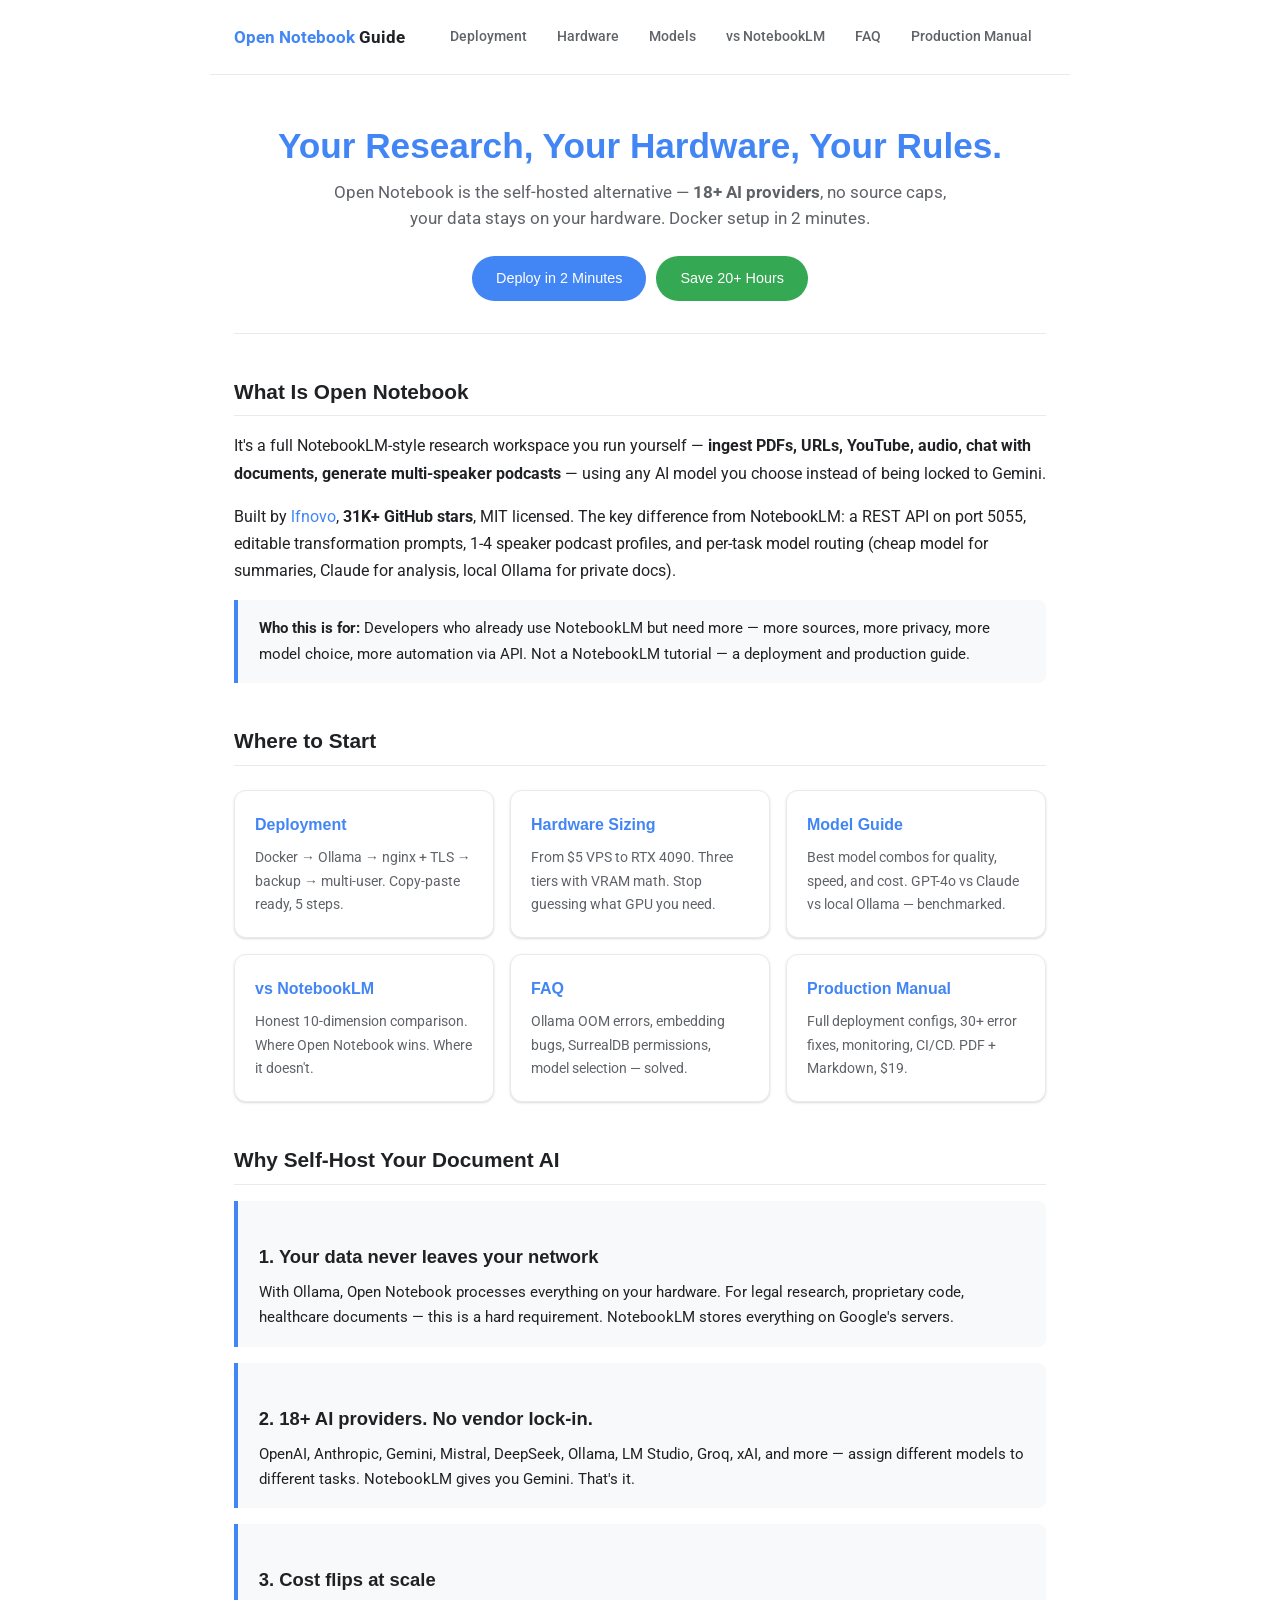
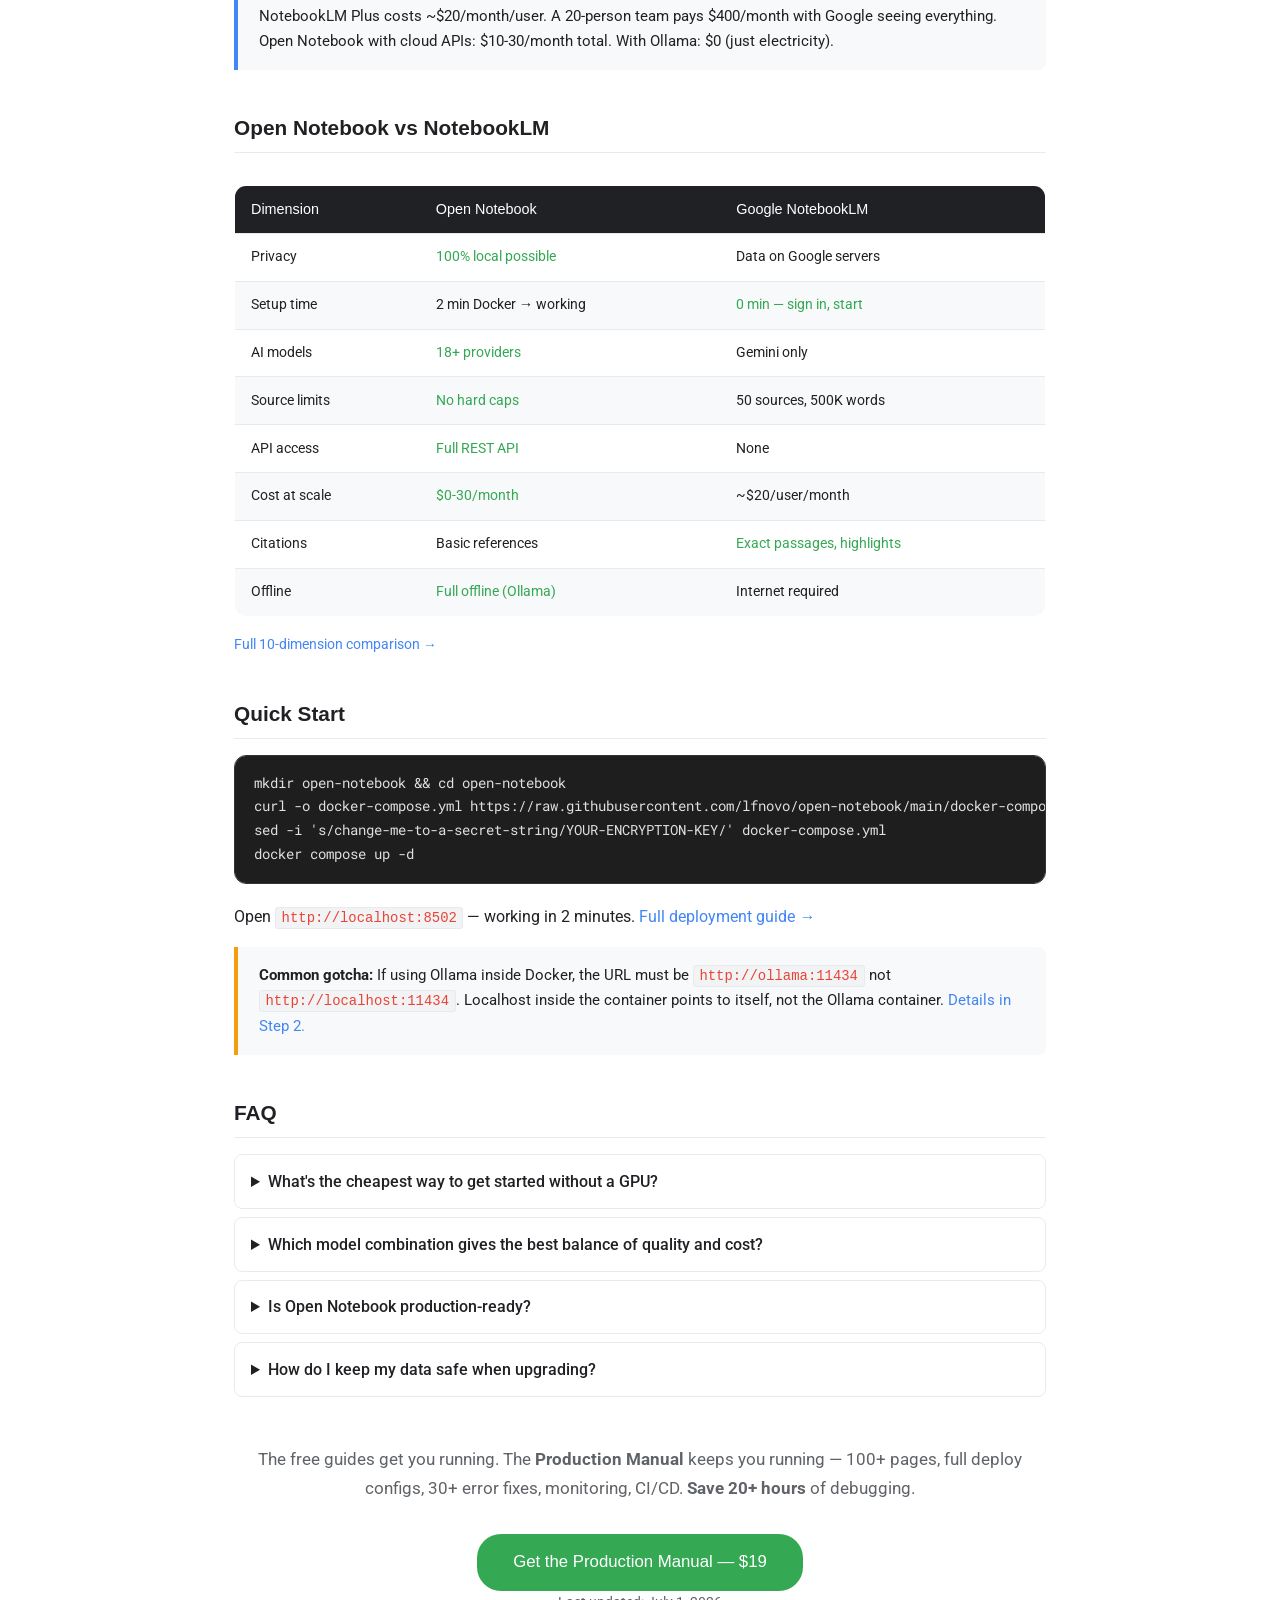
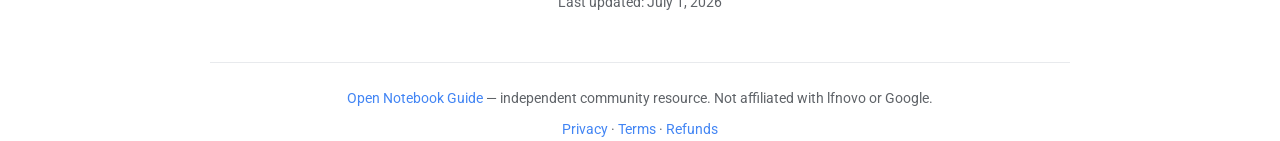
<file: index.html>
<!DOCTYPE html>
<html lang="en">
<head>
<meta charset="UTF-8">
<meta name="viewport" content="width=device-width, initial-scale=1.0">
<title>Open Notebook — Self-Hosted NotebookLM Alternative | Docker Setup</title>
<meta name="description" content="Self-host your own NotebookLM with Open Notebook. 18+ AI providers, no source caps, full privacy. Docker setup in 2 minutes. Complete hardware + deployment guide.">
<meta property="og:title" content="Open Notebook — Self-Hosted NotebookLM Alternative | Docker Setup">
<meta property="og:description" content="Self-host your own NotebookLM with Open Notebook. 18+ AI providers, no source caps, full privacy. Docker setup in 2 minutes.">
<meta property="og:type" content="website">
<meta property="og:url" content="https://localnotebook.dev/">
<meta property="og:site_name" content="Open Notebook Guide">
<meta name="twitter:card" content="summary_large_image">
<meta name="twitter:title" content="Open Notebook — Self-Hosted NotebookLM Alternative | Docker Setup">
<meta name="twitter:description" content="Self-host your own NotebookLM with Open Notebook. 18+ AI providers, full privacy, no source caps. Docker setup in 2 minutes.">
<meta property="og:image" content="https://localnotebook.dev/assets/og-image.svg">
<meta name="twitter:image" content="https://localnotebook.dev/assets/og-image.svg">
<link rel="canonical" href="https://localnotebook.dev/">
<link rel="icon" type="image/svg+xml" href="/assets/favicon.svg">
<link rel="icon" type="image/png" sizes="48x48" href="/assets/favicon-48.png">
<link rel="icon" type="image/png" sizes="96x96" href="/assets/favicon-96.png">
<link rel="icon" type="image/x-icon" href="/favicon.ico">
<link rel="apple-touch-icon" sizes="180x180" href="/assets/apple-touch-icon.png">
<link rel="preconnect" href="https://fonts.googleapis.com">
<link href="https://fonts.googleapis.com/css2?family=Google+Sans:wght@400;500;700&family=Roboto:wght@300;400;500;700&family=Roboto+Mono:wght@400;500&display=swap" rel="stylesheet" media="print" onload="this.media='all'">
<noscript><link href="https://fonts.googleapis.com/css2?family=Google+Sans:wght@400;500;700&family=Roboto:wght@300;400;500;700&family=Roboto+Mono:wght@400;500&display=swap" rel="stylesheet"></noscript>
<link rel="stylesheet" href="/css/style.css">
<script type="application/ld+json">
{
  "@context": "https://schema.org",
  "@graph": [
    {
      "@type": "Organization",
      "name": "Open Notebook Guide",
      "url": "https://localnotebook.dev",
      "description": "Independent deployment and production guide for Open Notebook — the self-hosted NotebookLM alternative.",
      "sameAs": ["https://github.com/lfnovo/open-notebook"]
    },
    {
      "@type": "WebSite",
      "url": "https://localnotebook.dev",
      "name": "Open Notebook Guide",
      "potentialAction": {
        "@type": "SearchAction",
        "target": "https://localnotebook.dev/?q={search_term_string}",
        "query-input": "required name=search_term_string"
      }
    }
  ]
}
</script>
</head>
<body>

<nav class="nav">
  <a href="/" class="nav-logo">Open Notebook <span style="color:var(--text);">Guide</span></a>
  <div class="nav-links">
    <a href="/deployment/">Deployment</a>
    <a href="/hardware/">Hardware</a>
    <a href="/models/">Models</a>
    <a href="/vs-notebooklm/">vs NotebookLM</a>
    <a href="/faq/">FAQ</a>
    <a href="/production-guide/">Production Manual</a>
  </div>
</nav>

<main>

<section class="hero">
  <h1>Your Research, Your Hardware, Your Rules.</h1>
  <p class="hero-sub">Open Notebook is the self-hosted alternative — <strong>18+ AI providers</strong>, no source caps, your data stays on your hardware. Docker setup in 2 minutes.</p>
  <div class="hero-actions">
    <a href="/deployment/" class="btn btn-primary">Deploy in 2 Minutes</a>
    <a href="/production-guide/" class="btn btn-accent">Save 20+ Hours</a>
  </div>
</section>

<section>
<h2>What Is Open Notebook</h2>
<p>It's a full NotebookLM-style research workspace you run yourself — <strong>ingest PDFs, URLs, YouTube, audio, chat with documents, generate multi-speaker podcasts</strong> — using any AI model you choose instead of being locked to Gemini.</p>
<p>Built by <a href="https://github.com/lfnovo/open-notebook">lfnovo</a>, <strong>31K+ GitHub stars</strong>, MIT licensed. The key difference from NotebookLM: a REST API on port 5055, editable transformation prompts, 1-4 speaker podcast profiles, and per-task model routing (cheap model for summaries, Claude for analysis, local Ollama for private docs).</p>

<div class="callout">
  <strong>Who this is for:</strong> Developers who already use NotebookLM but need more — more sources, more privacy, more model choice, more automation via API. Not a NotebookLM tutorial — a deployment and production guide.
</div>
</section>

<section>
<h2>Where to Start</h2>
<div class="overview-grid">
  <a href="/deployment/" class="overview-card">
    <h3>Deployment</h3>
    <p>Docker → Ollama → nginx + TLS → backup → multi-user. Copy-paste ready, 5 steps.</p>
  </a>
  <a href="/hardware/" class="overview-card">
    <h3>Hardware Sizing</h3>
    <p>From $5 VPS to RTX 4090. Three tiers with VRAM math. Stop guessing what GPU you need.</p>
  </a>
  <a href="/models/" class="overview-card">
    <h3>Model Guide</h3>
    <p>Best model combos for quality, speed, and cost. GPT-4o vs Claude vs local Ollama — benchmarked.</p>
  </a>
  <a href="/vs-notebooklm/" class="overview-card">
    <h3>vs NotebookLM</h3>
    <p>Honest 10-dimension comparison. Where Open Notebook wins. Where it doesn't.</p>
  </a>
  <a href="/faq/" class="overview-card">
    <h3>FAQ</h3>
    <p>Ollama OOM errors, embedding bugs, SurrealDB permissions, model selection — solved.</p>
  </a>
  <a href="/production-guide/" class="overview-card">
    <h3>Production Manual</h3>
    <p>Full deployment configs, 30+ error fixes, monitoring, CI/CD. PDF + Markdown, $19.</p>
  </a>
</div>
</section>

<section>
<h2>Why Self-Host Your Document AI</h2>

<div class="callout">
  <h3>1. Your data never leaves your network</h3>
  <p>With Ollama, Open Notebook processes everything on your hardware. For legal research, proprietary code, healthcare documents — this is a hard requirement. NotebookLM stores everything on Google's servers.</p>
</div>

<div class="callout">
  <h3>2. 18+ AI providers. No vendor lock-in.</h3>
  <p>OpenAI, Anthropic, Gemini, Mistral, DeepSeek, Ollama, LM Studio, Groq, xAI, and more — assign different models to different tasks. NotebookLM gives you Gemini. That's it.</p>
</div>

<div class="callout">
  <h3>3. Cost flips at scale</h3>
  <p>NotebookLM Plus costs ~$20/month/user. A 20-person team pays $400/month with Google seeing everything. Open Notebook with cloud APIs: $10-30/month total. With Ollama: $0 (just electricity).</p>
</div>
</section>

<section>
<h2>Open Notebook vs NotebookLM</h2>

<div style="overflow-x:auto;">
<table>
  <thead>
    <tr><th>Dimension</th><th>Open Notebook</th><th>Google NotebookLM</th></tr>
  </thead>
  <tbody>
    <tr><td>Privacy</td><td style="color:var(--google-green);">100% local possible</td><td>Data on Google servers</td></tr>
    <tr><td>Setup time</td><td>2 min Docker → working</td><td style="color:var(--google-green);">0 min — sign in, start</td></tr>
    <tr><td>AI models</td><td style="color:var(--google-green);">18+ providers</td><td>Gemini only</td></tr>
    <tr><td>Source limits</td><td style="color:var(--google-green);">No hard caps</td><td>50 sources, 500K words</td></tr>
    <tr><td>API access</td><td style="color:var(--google-green);">Full REST API</td><td>None</td></tr>
    <tr><td>Cost at scale</td><td style="color:var(--google-green);">$0-30/month</td><td>~$20/user/month</td></tr>
    <tr><td>Citations</td><td>Basic references</td><td style="color:var(--google-green);">Exact passages, highlights</td></tr>
    <tr><td>Offline</td><td style="color:var(--google-green);">Full offline (Ollama)</td><td>Internet required</td></tr>
  </tbody>
</table>
</div>
<p style="color:var(--text-muted);font-size:.85rem;"><a href="/vs-notebooklm/">Full 10-dimension comparison →</a></p>
</section>

<section>
<h2>Quick Start</h2>
<pre><code>mkdir open-notebook && cd open-notebook
curl -o docker-compose.yml https://raw.githubusercontent.com/lfnovo/open-notebook/main/docker-compose.yml
sed -i 's/change-me-to-a-secret-string/YOUR-ENCRYPTION-KEY/' docker-compose.yml
docker compose up -d</code></pre>
<p>Open <code>http://localhost:8502</code> — working in 2 minutes. <a href="/deployment/">Full deployment guide →</a></p>

<div class="callout warn">
  <strong>Common gotcha:</strong> If using Ollama inside Docker, the URL must be <code>http://ollama:11434</code> not <code>http://localhost:11434</code>. Localhost inside the container points to itself, not the Ollama container. <a href="/deployment/#step-2">Details in Step 2.</a>
</div>
</section>

<section>
<h2>FAQ</h2>

<details>
  <summary>What's the cheapest way to get started without a GPU?</summary>
  <div class="faq-answer"><p>Use Groq (free tier) or OpenAI API. Open Notebook needs only 4 GB RAM — a $5/month DigitalOcean droplet runs it fine with cloud APIs.</p></div>
</details>

<details>
  <summary>Which model combination gives the best balance of quality and cost?</summary>
  <div class="faq-answer"><p><strong>Chat/Analysis:</strong> GPT-4o-mini or Claude Sonnet. <strong>Embeddings:</strong> text-embedding-3-small or qwen3-embedding (free, local). <strong>TTS:</strong> ElevenLabs. <strong>Zero-cost mode:</strong> Groq free tier + Ollama embeddings. <a href="/models/">Full model guide →</a></p></div>
</details>

<details>
  <summary>Is Open Notebook production-ready?</summary>
  <div class="faq-answer"><p>Yes, with the right setup. It's running in production at multiple companies for private document research. The Docker setup, nginx reverse proxy, and backup procedures in our <a href="/production-guide/">Production Manual</a> cover what you need. The main gaps are citations (not as good as NotebookLM) and multi-user isolation (still basic — use separate instances per team for now).</p></div>
</details>

<details>
  <summary>How do I keep my data safe when upgrading?</summary>
  <div class="faq-answer"><p>Your data lives in Docker volumes — not inside containers. <code>docker compose pull && docker compose up -d</code> upgrades safely. Always take a backup before major version bumps. <a href="/deployment/#step-4">Backup script here.</a></p></div>
</details>
</section>

<section class="cta-section">
  <p style="color:var(--text-muted);font-size:1.05rem;">The free guides get you running. The <strong>Production Manual</strong> keeps you running — 100+ pages, full deploy configs, 30+ error fixes, monitoring, CI/CD. <strong>Save 20+ hours</strong> of debugging.</p>
  <a href="/production-guide/" class="btn btn-accent btn-lg" style="margin-top:1rem;">Get the Production Manual — $19</a>
</section>

<p style="color:var(--text-muted);font-size:0.85rem;text-align:center;">Last updated: July 1, 2026</p>
</main>

<footer class="footer">
  <p><a href="/">Open Notebook Guide</a> — independent community resource. Not affiliated with lfnovo or Google.</p>
  <p style="margin-top:.5rem;">
    <a href="/privacy/">Privacy</a> &middot;
    <a href="/terms/">Terms</a> &middot;
    <a href="/refunds/">Refunds</a>
  </p>
</footer>
</body>
</html>
</file>
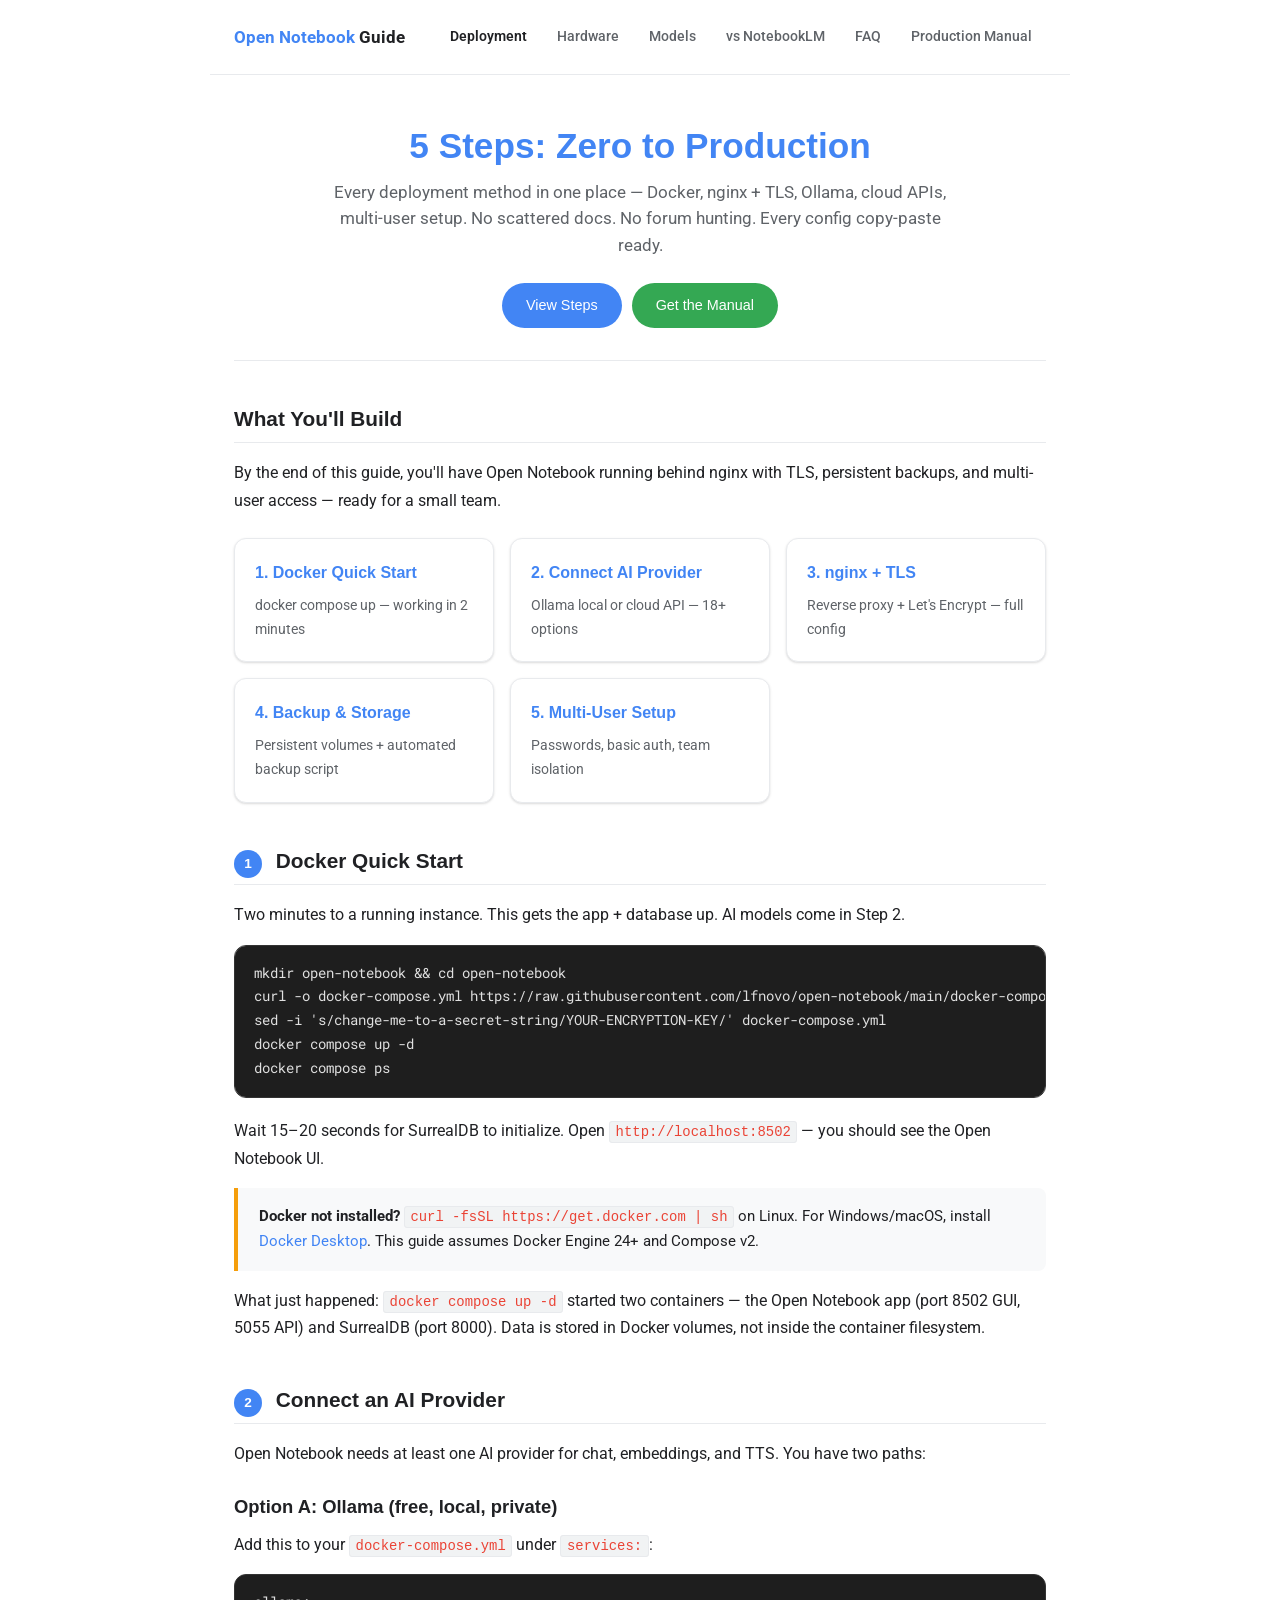
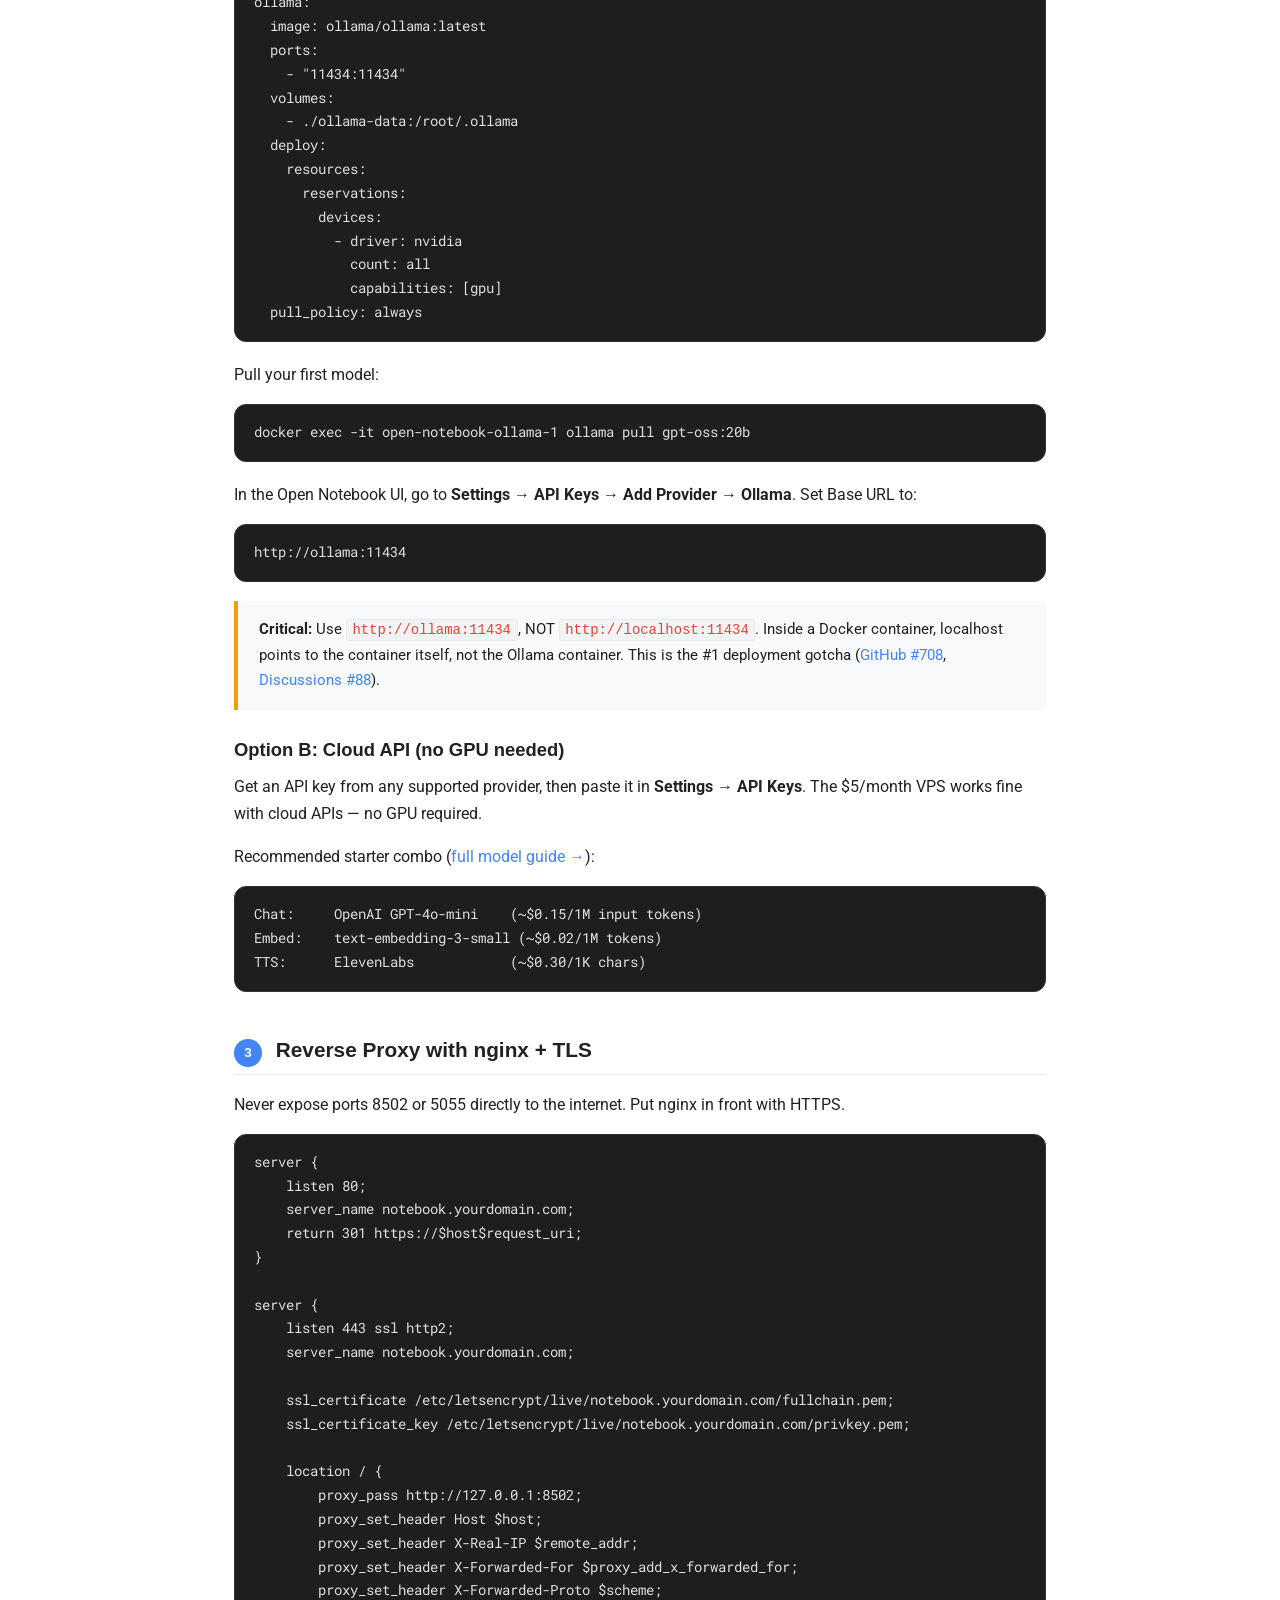
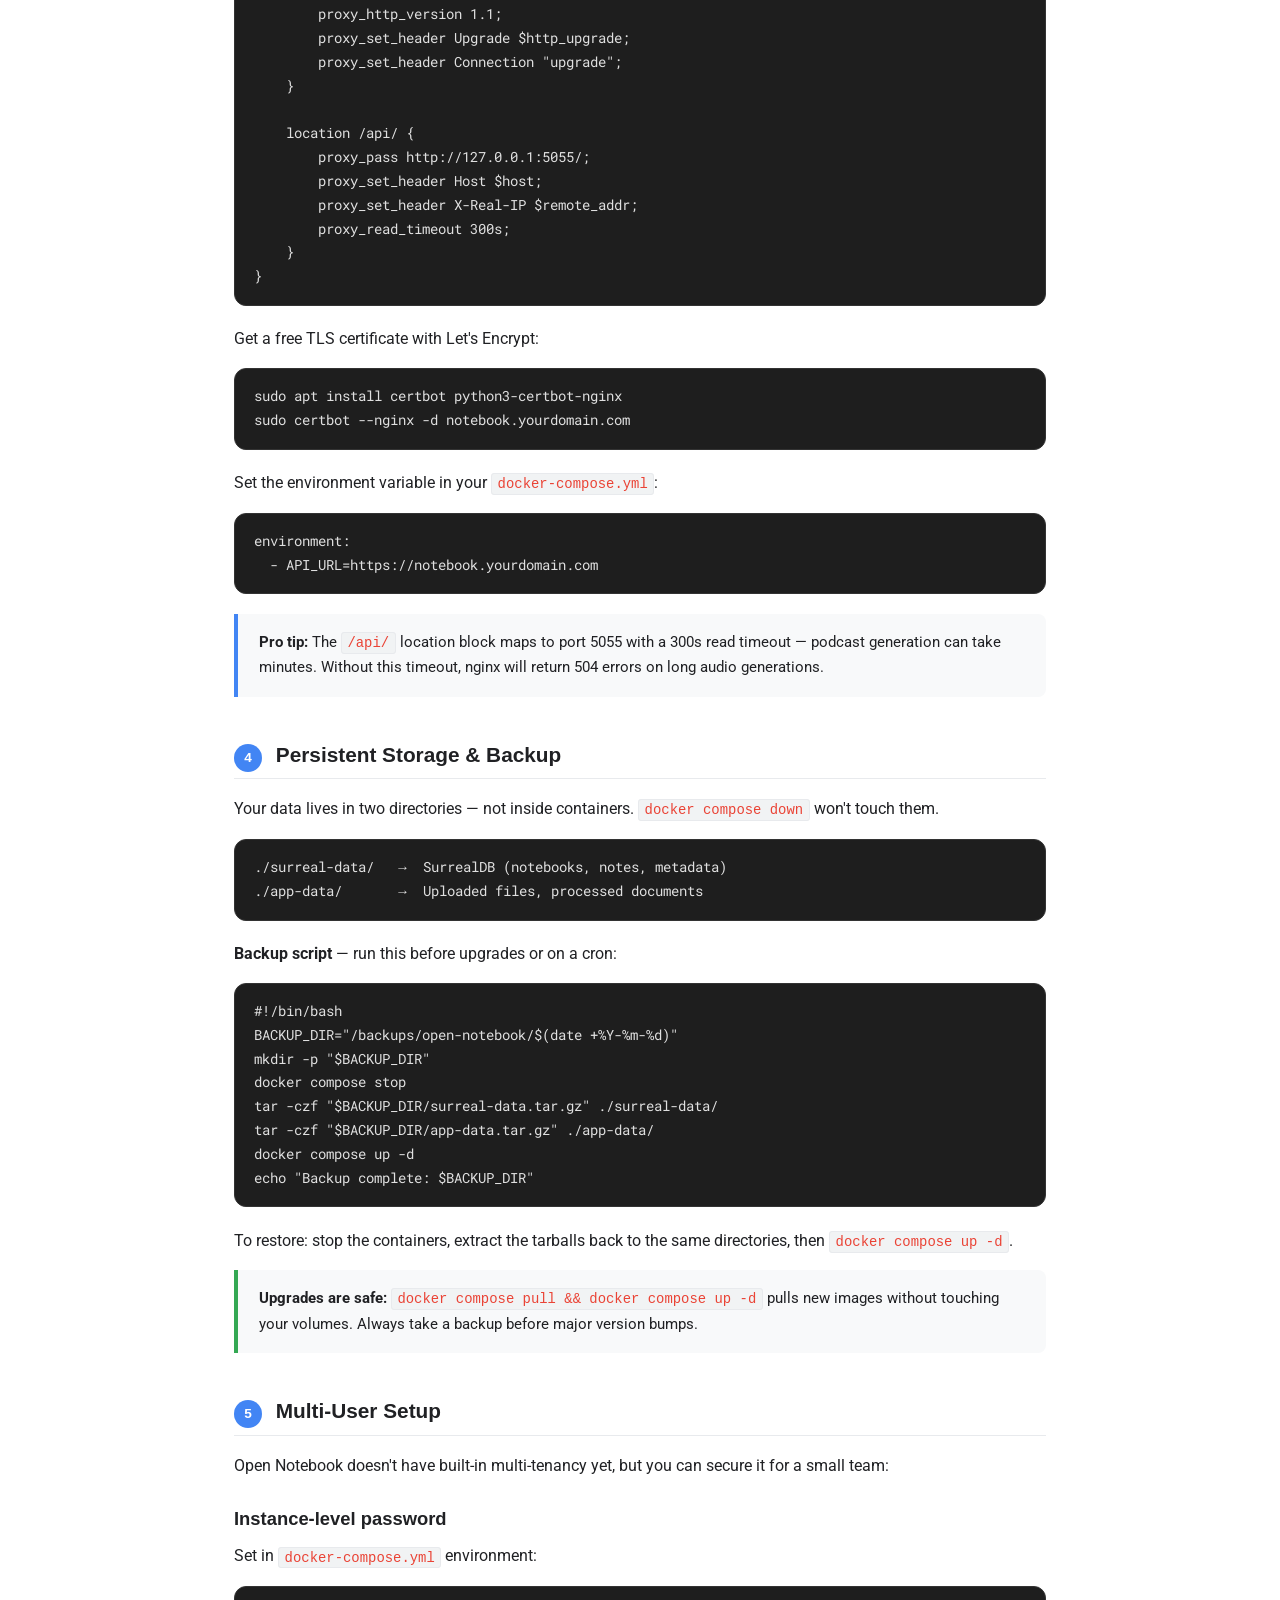
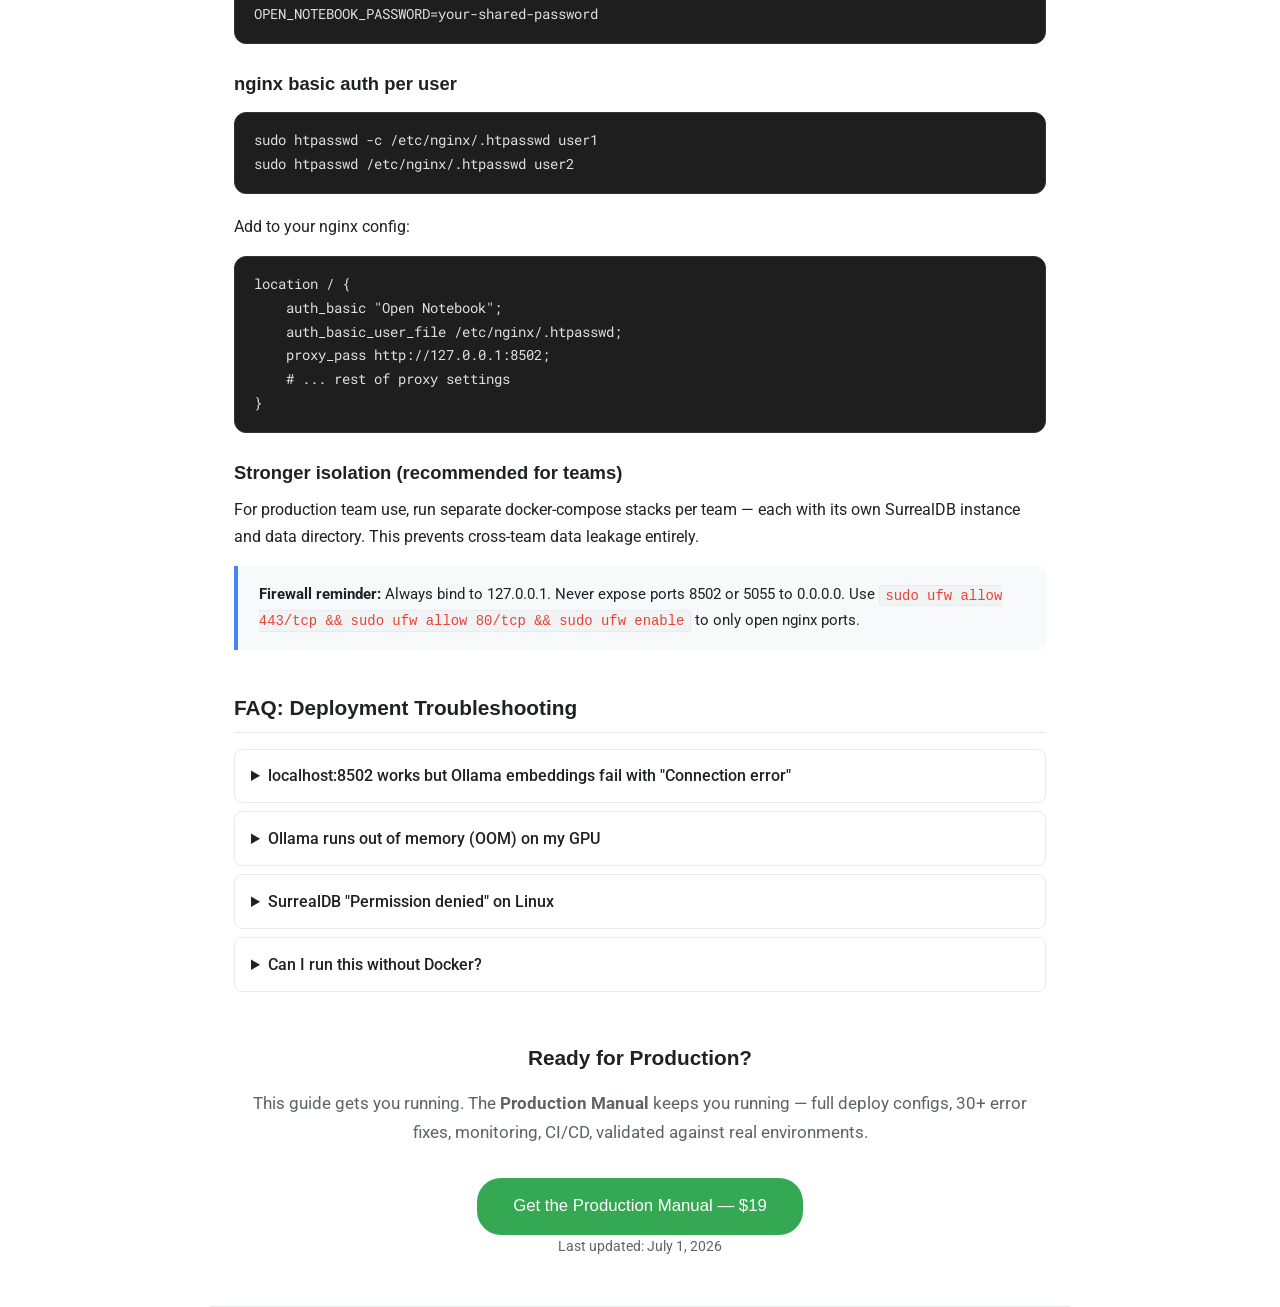
<file: deployment/index.html>
<!DOCTYPE html>
<html lang="en">
<head>
<meta charset="UTF-8">
<meta name="viewport" content="width=device-width, initial-scale=1.0">
<title>Self-Host Open Notebook — 5 Steps, Docker to Production</title>
<meta name="description" content="From docker compose up to TLS + multi-user production. Every config copy-paste ready, one afternoon to a working self-hosted NotebookLM.">
<meta property="og:title" content="Self-Host Open Notebook — 5 Steps, Docker to Production">
<meta property="og:description" content="From docker compose up to TLS + multi-user production. Every config copy-paste ready.">
<meta property="og:type" content="article">
<meta property="og:url" content="https://localnotebook.dev/deployment/">
<meta property="og:site_name" content="Open Notebook Guide">
<meta name="twitter:card" content="summary_large_image">
<meta name="twitter:title" content="Self-Host Open Notebook — 5 Steps, Docker to Production">
<meta name="twitter:description" content="From docker compose up to TLS + multi-user production. Every config copy-paste ready.">
<meta property="og:image" content="https://localnotebook.dev/assets/og-image.svg">
<meta name="twitter:image" content="https://localnotebook.dev/assets/og-image.svg">
<link rel="canonical" href="https://localnotebook.dev/deployment/">
<link rel="icon" type="image/svg+xml" href="/assets/favicon.svg">
<link rel="icon" type="image/png" sizes="48x48" href="/assets/favicon-48.png">
<link rel="icon" type="image/png" sizes="96x96" href="/assets/favicon-96.png">
<link rel="icon" type="image/x-icon" href="/favicon.ico">
<link rel="apple-touch-icon" sizes="180x180" href="/assets/apple-touch-icon.png">
<link rel="preconnect" href="https://fonts.googleapis.com">
<link href="https://fonts.googleapis.com/css2?family=Google+Sans:wght@400;500;700&family=Roboto:wght@300;400;500;700&family=Roboto+Mono:wght@400;500&display=swap" rel="stylesheet" media="print" onload="this.media='all'">
<noscript><link href="https://fonts.googleapis.com/css2?family=Google+Sans:wght@400;500;700&family=Roboto:wght@300;400;500;700&family=Roboto+Mono:wght@400;500&display=swap" rel="stylesheet"></noscript>
<link rel="stylesheet" href="/css/style.css">
<script type="application/ld+json">
{
  "@context": "https://schema.org",
  "@type": "HowTo",
  "name": "Self-Host Open Notebook — 5 Steps to Production",
  "description": "From docker compose up to TLS + multi-user production. Complete deployment with nginx, Let's Encrypt, backup, and team access.",
  "step": [
    { "@type": "HowToStep", "position": 1, "name": "Docker Quick Start", "text": "docker compose up — working in 2 minutes with docker-compose.yml." },
    { "@type": "HowToStep", "position": 2, "name": "Connect AI Provider", "text": "Choose Ollama for free local models or any of 18+ cloud API providers." },
    { "@type": "HowToStep", "position": 3, "name": "nginx + TLS", "text": "Set up reverse proxy with Let's Encrypt TLS using the provided nginx config." },
    { "@type": "HowToStep", "position": 4, "name": "Backup & Storage", "text": "Configure persistent Docker volumes with automated backup scripts." },
    { "@type": "HowToStep", "position": 5, "name": "Multi-User Setup", "text": "Add instance passwords, nginx basic auth per user, or team isolation stacks." }
  ]
}
</script>
</head>
<body>

<nav class="nav">
  <a href="/" class="nav-logo">Open Notebook <span style="color:var(--text);">Guide</span></a>
  <div class="nav-links">
    <a href="/deployment/" class="current">Deployment</a>
    <a href="/hardware/">Hardware</a>
    <a href="/models/">Models</a>
    <a href="/vs-notebooklm/">vs NotebookLM</a>
    <a href="/faq/">FAQ</a>
    <a href="/production-guide/">Production Manual</a>
  </div>
</nav>

<main>

<section class="hero">
  <h1>5 Steps: Zero to Production</h1>
  <p class="hero-sub">Every deployment method in one place — Docker, nginx + TLS, Ollama, cloud APIs, multi-user setup. No scattered docs. No forum hunting. Every config copy-paste ready.</p>
  <div class="hero-actions">
    <a href="#steps" class="btn btn-primary">View Steps</a>
    <a href="/production-guide/" class="btn btn-accent">Get the Manual</a>
  </div>
</section>

<section>
<h2>What You'll Build</h2>
<p>By the end of this guide, you'll have Open Notebook running behind nginx with TLS, persistent backups, and multi-user access — ready for a small team.</p>

<div class="overview-grid">
  <a href="#step-1" class="overview-card">
    <h3>1. Docker Quick Start</h3>
    <p>docker compose up — working in 2 minutes</p>
  </a>
  <a href="#step-2" class="overview-card">
    <h3>2. Connect AI Provider</h3>
    <p>Ollama local or cloud API — 18+ options</p>
  </a>
  <a href="#step-3" class="overview-card">
    <h3>3. nginx + TLS</h3>
    <p>Reverse proxy + Let's Encrypt — full config</p>
  </a>
  <a href="#step-4" class="overview-card">
    <h3>4. Backup & Storage</h3>
    <p>Persistent volumes + automated backup script</p>
  </a>
  <a href="#step-5" class="overview-card">
    <h3>5. Multi-User Setup</h3>
    <p>Passwords, basic auth, team isolation</p>
  </a>
</div>
</section>

<section id="steps">
<h2 id="step-1"><span class="step-number">1</span> Docker Quick Start</h2>
<p>Two minutes to a running instance. This gets the app + database up. AI models come in Step 2.</p>

<pre><code>mkdir open-notebook && cd open-notebook
curl -o docker-compose.yml https://raw.githubusercontent.com/lfnovo/open-notebook/main/docker-compose.yml
sed -i 's/change-me-to-a-secret-string/YOUR-ENCRYPTION-KEY/' docker-compose.yml
docker compose up -d
docker compose ps</code></pre>

<p>Wait 15–20 seconds for SurrealDB to initialize. Open <code>http://localhost:8502</code> — you should see the Open Notebook UI.</p>

<div class="callout warn">
  <strong>Docker not installed?</strong> <code>curl -fsSL https://get.docker.com | sh</code> on Linux. For Windows/macOS, install <a href="https://docs.docker.com/desktop/">Docker Desktop</a>. This guide assumes Docker Engine 24+ and Compose v2.
</div>

<p>What just happened: <code>docker compose up -d</code> started two containers — the Open Notebook app (port 8502 GUI, 5055 API) and SurrealDB (port 8000). Data is stored in Docker volumes, not inside the container filesystem.</p>
</section>

<section>
<h2 id="step-2"><span class="step-number">2</span> Connect an AI Provider</h2>
<p>Open Notebook needs at least one AI provider for chat, embeddings, and TTS. You have two paths:</p>

<h3>Option A: Ollama (free, local, private)</h3>
<p>Add this to your <code>docker-compose.yml</code> under <code>services:</code>:</p>

<pre><code>ollama:
  image: ollama/ollama:latest
  ports:
    - "11434:11434"
  volumes:
    - ./ollama-data:/root/.ollama
  deploy:
    resources:
      reservations:
        devices:
          - driver: nvidia
            count: all
            capabilities: [gpu]
  pull_policy: always</code></pre>

<p>Pull your first model:</p>
<pre><code>docker exec -it open-notebook-ollama-1 ollama pull gpt-oss:20b</code></pre>

<p>In the Open Notebook UI, go to <strong>Settings → API Keys → Add Provider → Ollama</strong>. Set Base URL to:</p>

<pre><code>http://ollama:11434</code></pre>

<div class="callout warn">
  <strong>Critical:</strong> Use <code>http://ollama:11434</code>, NOT <code>http://localhost:11434</code>. Inside a Docker container, localhost points to the container itself, not the Ollama container. This is the #1 deployment gotcha (<a href="https://github.com/lfnovo/open-notebook/issues/708" target="_blank" rel="noopener">GitHub #708</a>, <a href="https://github.com/lfnovo/open-notebook/discussions/88" target="_blank" rel="noopener">Discussions #88</a>).
</div>

<h3>Option B: Cloud API (no GPU needed)</h3>
<p>Get an API key from any supported provider, then paste it in <strong>Settings → API Keys</strong>. The $5/month VPS works fine with cloud APIs — no GPU required.</p>

<p>Recommended starter combo (<a href="/models/">full model guide →</a>):</p>
<pre><code>Chat:     OpenAI GPT-4o-mini    (~$0.15/1M input tokens)
Embed:    text-embedding-3-small (~$0.02/1M tokens)
TTS:      ElevenLabs            (~$0.30/1K chars)</code></pre>
</section>

<section>
<h2 id="step-3"><span class="step-number">3</span> Reverse Proxy with nginx + TLS</h2>
<p>Never expose ports 8502 or 5055 directly to the internet. Put nginx in front with HTTPS.</p>

<pre><code>server {
    listen 80;
    server_name notebook.yourdomain.com;
    return 301 https://$host$request_uri;
}

server {
    listen 443 ssl http2;
    server_name notebook.yourdomain.com;

    ssl_certificate /etc/letsencrypt/live/notebook.yourdomain.com/fullchain.pem;
    ssl_certificate_key /etc/letsencrypt/live/notebook.yourdomain.com/privkey.pem;

    location / {
        proxy_pass http://127.0.0.1:8502;
        proxy_set_header Host $host;
        proxy_set_header X-Real-IP $remote_addr;
        proxy_set_header X-Forwarded-For $proxy_add_x_forwarded_for;
        proxy_set_header X-Forwarded-Proto $scheme;
        proxy_http_version 1.1;
        proxy_set_header Upgrade $http_upgrade;
        proxy_set_header Connection "upgrade";
    }

    location /api/ {
        proxy_pass http://127.0.0.1:5055/;
        proxy_set_header Host $host;
        proxy_set_header X-Real-IP $remote_addr;
        proxy_read_timeout 300s;
    }
}</code></pre>

<p>Get a free TLS certificate with Let's Encrypt:</p>
<pre><code>sudo apt install certbot python3-certbot-nginx
sudo certbot --nginx -d notebook.yourdomain.com</code></pre>

<p>Set the environment variable in your <code>docker-compose.yml</code>:</p>
<pre><code>environment:
  - API_URL=https://notebook.yourdomain.com</code></pre>

<div class="callout">
  <strong>Pro tip:</strong> The <code>/api/</code> location block maps to port 5055 with a 300s read timeout — podcast generation can take minutes. Without this timeout, nginx will return 504 errors on long audio generations.
</div>
</section>

<section>
<h2 id="step-4"><span class="step-number">4</span> Persistent Storage & Backup</h2>
<p>Your data lives in two directories — not inside containers. <code>docker compose down</code> won't touch them.</p>

<pre><code>./surreal-data/   →  SurrealDB (notebooks, notes, metadata)
./app-data/       →  Uploaded files, processed documents</code></pre>

<p><strong>Backup script</strong> — run this before upgrades or on a cron:</p>
<pre><code>#!/bin/bash
BACKUP_DIR="/backups/open-notebook/$(date +%Y-%m-%d)"
mkdir -p "$BACKUP_DIR"
docker compose stop
tar -czf "$BACKUP_DIR/surreal-data.tar.gz" ./surreal-data/
tar -czf "$BACKUP_DIR/app-data.tar.gz" ./app-data/
docker compose up -d
echo "Backup complete: $BACKUP_DIR"</code></pre>

<p>To restore: stop the containers, extract the tarballs back to the same directories, then <code>docker compose up -d</code>.</p>

<div class="callout ok">
  <strong>Upgrades are safe:</strong> <code>docker compose pull && docker compose up -d</code> pulls new images without touching your volumes. Always take a backup before major version bumps.
</div>
</section>

<section>
<h2 id="step-5"><span class="step-number">5</span> Multi-User Setup</h2>
<p>Open Notebook doesn't have built-in multi-tenancy yet, but you can secure it for a small team:</p>

<h3>Instance-level password</h3>
<p>Set in <code>docker-compose.yml</code> environment:</p>
<pre><code>OPEN_NOTEBOOK_PASSWORD=your-shared-password</code></pre>

<h3>nginx basic auth per user</h3>
<pre><code>sudo htpasswd -c /etc/nginx/.htpasswd user1
sudo htpasswd /etc/nginx/.htpasswd user2</code></pre>

<p>Add to your nginx config:</p>
<pre><code>location / {
    auth_basic "Open Notebook";
    auth_basic_user_file /etc/nginx/.htpasswd;
    proxy_pass http://127.0.0.1:8502;
    # ... rest of proxy settings
}</code></pre>

<h3>Stronger isolation (recommended for teams)</h3>
<p>For production team use, run separate docker-compose stacks per team — each with its own SurrealDB instance and data directory. This prevents cross-team data leakage entirely.</p>

<div class="callout">
  <strong>Firewall reminder:</strong> Always bind to 127.0.0.1. Never expose ports 8502 or 5055 to 0.0.0.0. Use <code>sudo ufw allow 443/tcp && sudo ufw allow 80/tcp && sudo ufw enable</code> to only open nginx ports.
</div>
</section>

<section>
<h2>FAQ: Deployment Troubleshooting</h2>

<details>
<summary>localhost:8502 works but Ollama embeddings fail with "Connection error"</summary>
<div class="faq-answer">
  <p>This is a known bug (<a href="https://github.com/lfnovo/open-notebook/issues/655" target="_blank" rel="noopener">GitHub #655</a>): the Esperanto embedding library ignores the <code>base_url</code> setting for Ollama. The connection test passes but actual embeddings fail. Fix: ensure your Ollama URL in Settings is exactly <code>http://ollama:11434</code> (Docker service name, not localhost), and the embedding model is pulled in Ollama with <code>ollama pull nomic-embed-text</code>.</p>
</div>
</details>

<details>
<summary>Ollama runs out of memory (OOM) on my GPU</summary>
<div class="faq-answer">
  <p>Open Notebook v1.8+ defaults <code>num_ctx</code> to 8192 (down from 128000) specifically to prevent this. If you manually raised it, lower it back. Rule of thumb: 1 GB VRAM per ~2048 context tokens at 7B parameters. A 20B model with 8192 ctx needs ~12 GB VRAM. If you have 8 GB, stick to 7B models or reduce context to 4096.</p>
</div>
</details>

<details>
<summary>SurrealDB "Permission denied" on Linux</summary>
<div class="faq-answer">
  <p>The SurrealDB container runs as root by default. If you're mounting a local directory for <code>./surreal-data/</code>, ensure it's writable: <code>sudo chown -R 1000:1000 ./surreal-data/</code>. Or add <code>user: root</code> to the SurrealDB service in docker-compose.yml.</p>
</div>
</details>

<details>
<summary>Can I run this without Docker?</summary>
<div class="faq-answer">
  <p>Not recommended. Open Notebook depends on SurrealDB, which is tightly coupled in the docker-compose setup. Manual install requires: Python 3.11+, SurrealDB binary, pdm for dependency management, and manual config of all environment variables. The Docker path is the supported path — the repo's README and all community guides assume Docker.</p>
</div>
</details>
</section>

<section class="cta-section">
  <h2>Ready for Production?</h2>
  <p style="color:var(--text-muted);font-size:1.05rem;">This guide gets you running. The <strong>Production Manual</strong> keeps you running — full deploy configs, 30+ error fixes, monitoring, CI/CD, validated against real environments.</p>
  <a href="/production-guide/" class="btn btn-accent btn-lg" style="margin-top:1rem;">Get the Production Manual — $19</a>
</section>

<p style="color:var(--text-muted);font-size:0.85rem;text-align:center;">Last updated: July 1, 2026</p>
</main>

<footer class="footer">
  <p><a href="/">Open Notebook Guide</a> — independent community resource. Not affiliated with lfnovo or Google.</p>
  <p style="margin-top:.5rem;">
    <a href="/privacy/">Privacy</a> &middot;
    <a href="/terms/">Terms</a> &middot;
    <a href="/refunds/">Refunds</a>
  </p>
</footer>
</body>
</html>
</file>
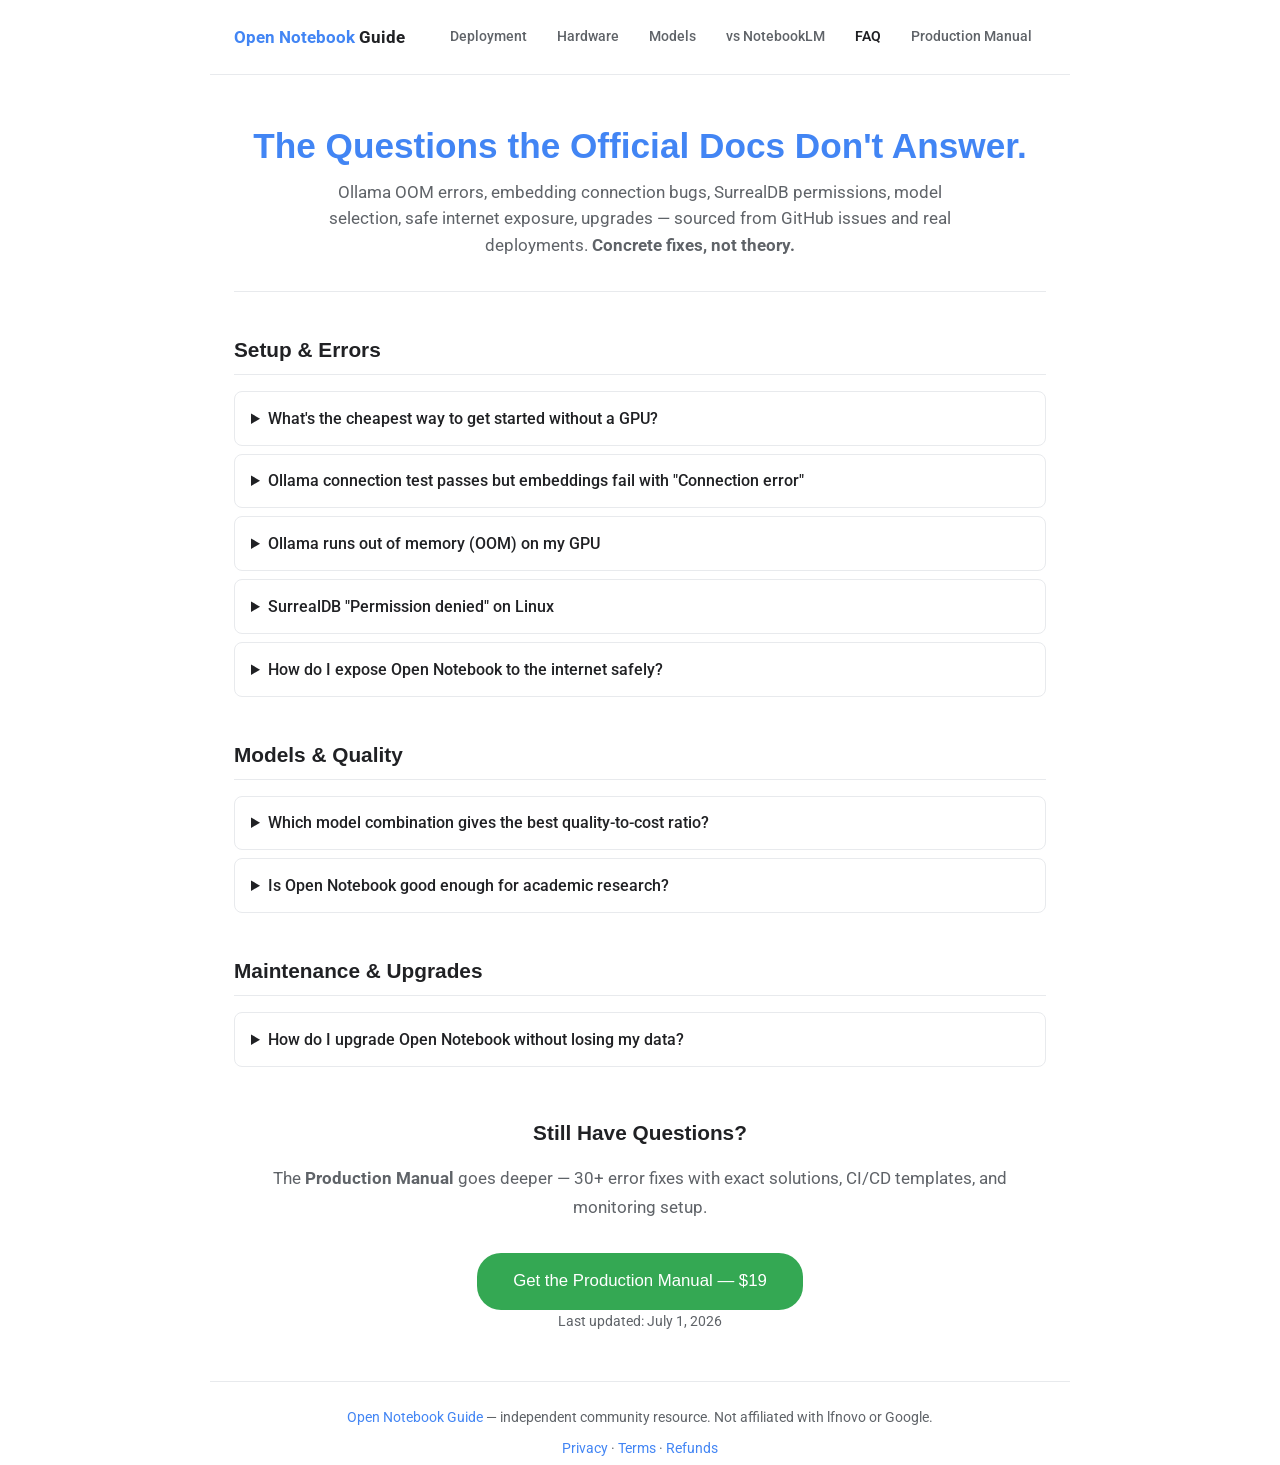
<file: faq/index.html>
<!DOCTYPE html>
<html lang="en">
<head>
<meta charset="UTF-8">
<meta name="viewport" content="width=device-width, initial-scale=1.0">
<title>Open Notebook FAQ — OOM, Embeddings, Config, and More</title>
<meta name="description" content="Ollama OOM errors, embedding connection bugs, model selection, SurrealDB permissions — solved. The answers you couldn't find in the official docs.">
<meta property="og:title" content="Open Notebook FAQ — OOM, Embeddings, Config, and More">
<meta property="og:description" content="Ollama OOM errors, embedding bugs, SurrealDB permissions, model selection — solved with concrete fixes.">
<meta property="og:type" content="article">
<meta property="og:url" content="https://localnotebook.dev/faq/">
<meta property="og:site_name" content="Open Notebook Guide">
<meta name="twitter:card" content="summary_large_image">
<meta name="twitter:title" content="Open Notebook FAQ — OOM, Embeddings, Config, and More">
<meta name="twitter:description" content="Ollama OOM errors, embedding bugs, SurrealDB permissions, model selection — solved with concrete fixes.">
<meta property="og:image" content="https://localnotebook.dev/assets/og-image.svg">
<meta name="twitter:image" content="https://localnotebook.dev/assets/og-image.svg">
<link rel="canonical" href="https://localnotebook.dev/faq/">
<link rel="icon" type="image/svg+xml" href="/assets/favicon.svg">
<link rel="icon" type="image/png" sizes="48x48" href="/assets/favicon-48.png">
<link rel="icon" type="image/png" sizes="96x96" href="/assets/favicon-96.png">
<link rel="icon" type="image/x-icon" href="/favicon.ico">
<link rel="apple-touch-icon" sizes="180x180" href="/assets/apple-touch-icon.png">
<link rel="preconnect" href="https://fonts.googleapis.com">
<link href="https://fonts.googleapis.com/css2?family=Google+Sans:wght@400;500;700&family=Roboto:wght@300;400;500;700&family=Roboto+Mono:wght@400;500&display=swap" rel="stylesheet" media="print" onload="this.media='all'">
<noscript><link href="https://fonts.googleapis.com/css2?family=Google+Sans:wght@400;500;700&family=Roboto:wght@300;400;500;700&family=Roboto+Mono:wght@400;500&display=swap" rel="stylesheet"></noscript>
<link rel="stylesheet" href="/css/style.css">
<script type="application/ld+json">
{
  "@context": "https://schema.org",
  "@type": "FAQPage",
  "mainEntity": [
    {
      "@type": "Question",
      "name": "What's the cheapest way to get started without a GPU?",
      "acceptedAnswer": {
        "@type": "Answer",
        "text": "Use Groq (free tier) or OpenAI API. A $5/month DigitalOcean droplet or Hetzner CX22 runs Open Notebook fine with cloud APIs. Groq's free tier gives ~30 requests/minute to Llama 3.3 70B and DeepSeek-R1. Add nomic-embed-text via Ollama for free local embeddings."
      }
    },
    {
      "@type": "Question",
      "name": "Ollama connection test passes but embeddings fail with 'Connection error'",
      "acceptedAnswer": {
        "@type": "Answer",
        "text": "Known bug in the Esperanto embedding library (GitHub #655). Fix: pull the embedding model, set Ollama base URL to http://ollama:11434 (Docker service name, NOT localhost), restart Open Notebook."
      }
    },
    {
      "@type": "Question",
      "name": "Ollama runs out of memory (OOM) on my GPU",
      "acceptedAnswer": {
        "@type": "Answer",
        "text": "Open Notebook v1.8+ defaults num_ctx to 8192 to prevent OOM. Rule of thumb: 1 GB VRAM per ~2048 context tokens at 7B parameters. With 8 GB VRAM, stick to 7B models, keep ctx ≤ 8192."
      }
    },
    {
      "@type": "Question",
      "name": "SurrealDB 'Permission denied' on Linux",
      "acceptedAnswer": {
        "@type": "Answer",
        "text": "The SurrealDB container runs as root by default. If mounting a local directory, run sudo chown -R 1000:1000 ./surreal-data/ or add user: root to the SurrealDB service in docker-compose.yml."
      }
    },
    {
      "@type": "Question",
      "name": "How do I expose Open Notebook to the internet safely?",
      "acceptedAnswer": {
        "@type": "Answer",
        "text": "Never expose ports 8502 or 5055 directly. Set OPEN_NOTEBOOK_PASSWORD, put nginx in front with Let's Encrypt TLS, UFW allow only 80/443, bind everything to 127.0.0.1."
      }
    },
    {
      "@type": "Question",
      "name": "Which model combination gives the best quality-to-cost ratio?",
      "acceptedAnswer": {
        "@type": "Answer",
        "text": "Best value: GPT-4o-mini for chat ($0.15/1M input) + text-embedding-3-small ($0.02/1M) + ElevenLabs for TTS. ~$10-20/month for heavy use. Zero-cost mode: Groq free tier (Llama 3.3 70B) + Ollama nomic-embed-text (free local)."
      }
    },
    {
      "@type": "Question",
      "name": "Is Open Notebook good enough for academic research?",
      "acceptedAnswer": {
        "@type": "Answer",
        "text": "For literature review and synthesis: yes. Upload papers, ask questions across them. For exact citations and writing: no — Open Notebook's citation system gives approximate source references. NotebookLM is better for publication-grade citations."
      }
    },
    {
      "@type": "Question",
      "name": "How do I upgrade Open Notebook without losing my data?",
      "acceptedAnswer": {
        "@type": "Answer",
        "text": "Data lives in Docker volumes, not inside containers. Upgrades are safe: docker compose pull && docker compose up -d. Backup with docker exec open-notebook-surreal-1 surreal export."
      }
    }
  ]
}
</script>
</head>
<body>

<nav class="nav">
  <a href="/" class="nav-logo">Open Notebook <span style="color:var(--text);">Guide</span></a>
  <div class="nav-links">
    <a href="/deployment/">Deployment</a>
    <a href="/hardware/">Hardware</a>
    <a href="/models/">Models</a>
    <a href="/vs-notebooklm/">vs NotebookLM</a>
    <a href="/faq/" class="current">FAQ</a>
    <a href="/production-guide/">Production Manual</a>
  </div>
</nav>

<main>

<section class="hero">
  <h1>The Questions the Official Docs Don't Answer.</h1>
  <p class="hero-sub">Ollama OOM errors, embedding connection bugs, SurrealDB permissions, model selection, safe internet exposure, upgrades — sourced from GitHub issues and real deployments. <strong>Concrete fixes, not theory.</strong></p>
</section>

<section>
<h2>Setup & Errors</h2>

<details>
  <summary>What's the cheapest way to get started without a GPU?</summary>
  <div class="faq-answer">
    <p>Use Groq (free tier) or OpenAI API. Open Notebook needs only 4 GB RAM — a <strong>$5/month DigitalOcean droplet</strong> or Hetzner CX22 runs it fine with cloud APIs.</p>
    <p>Groq's free tier gives you ~30 requests/minute to Llama 3.3 70B and DeepSeek-R1. Fast enough for individual use. Add <code>nomic-embed-text</code> via Ollama for free local embeddings, or use <code>text-embedding-3-small</code> at $0.02/1M tokens. TTS through ElevenLabs adds ~$5/month for occasional podcasts.</p>
    <p><a href="/models/">Full model cost comparison →</a></p>
  </div>
</details>

<details>
  <summary>Ollama connection test passes but embeddings fail with "Connection error"</summary>
  <div class="faq-answer">
    <p>This is a known bug in the Esperanto embedding library (<a href="https://github.com/lfnovo/open-notebook/issues/655" target="_blank" rel="noopener">GitHub #655</a>) — it ignores the <code>base_url</code> setting for Ollama embeddings.</p>
    <p><strong>Fix:</strong></p>
    <ol style="margin-left:1.2rem;margin-bottom:10px;">
      <li>Ensure the embedding model is actually pulled: <code>docker exec -it open-notebook-ollama-1 ollama pull nomic-embed-text</code></li>
      <li>In Settings → API Keys, set the Ollama base URL to <code>http://ollama:11434</code> (Docker service name, NOT localhost)</li>
      <li>Restart Open Notebook: <code>docker compose restart open-notebook</code></li>
    </ol>
  </div>
</details>

<details>
  <summary>Ollama runs out of memory (OOM) on my GPU</summary>
  <div class="faq-answer">
    <p>Open Notebook v1.8+ defaults <code>num_ctx</code> to <strong>8192</strong> (down from 128000) specifically to prevent OOM on consumer GPUs. If you raised it, lower it back.</p>
    <p><strong>Rule of thumb:</strong> 1 GB VRAM per ~2048 context tokens at 7B parameters.</p>
    <pre><code>VRAM ≈ (params_in_B × 0.5) + (num_ctx / 2048) × (params_in_B / 7) GB</code></pre>
    <p>Example: 7B @ 8192 ctx → 7.5 GB. 20B @ 8192 ctx → 18 GB. 7B @ 128K ctx → 64 GB.</p>
    <p>If you have 8 GB VRAM: stick to 7B models, keep ctx &le; 8192. <a href="/hardware/">Hardware sizing guide →</a></p>
  </div>
</details>

<details>
  <summary>SurrealDB "Permission denied" on Linux</summary>
  <div class="faq-answer">
    <p>The SurrealDB container runs as root by default. If you're mounting a local directory, permissions must match:</p>
    <pre><code>sudo chown -R 1000:1000 ./surreal-data/</code></pre>
    <p>Or add <code>user: root</code> to the SurrealDB service in docker-compose.yml.</p>
  </div>
</details>

<details>
  <summary>How do I expose Open Notebook to the internet safely?</summary>
  <div class="faq-answer">
    <p>Never expose ports 8502 or 5055 directly. The safe path:</p>
    <ol style="margin-left:1.2rem;margin-bottom:10px;">
      <li>Set <code>OPEN_NOTEBOOK_PASSWORD</code> as an instance-level password</li>
      <li>Put nginx in front with Let's Encrypt TLS</li>
      <li>UFW: only allow 80 and 443</li>
      <li>Bind everything to 127.0.0.1 — only nginx faces the internet</li>
    </ol>
    <p><a href="/deployment/#step-3">Full nginx + TLS config →</a></p>
  </div>
</details>
</section>

<section>
<h2>Models & Quality</h2>

<details>
  <summary>Which model combination gives the best quality-to-cost ratio?</summary>
  <div class="faq-answer">
    <p><strong>Best value combo:</strong> GPT-4o-mini for chat ($0.15/1M input) + text-embedding-3-small for embeddings ($0.02/1M) + ElevenLabs for TTS ($0.30/1K chars).</p>
    <p>GPT-4o-mini is ~90% as good as GPT-4o for document Q&A at 1/20th the price. A heavy user (200 docs, 1K queries/month) spends ~$10–20/month with this combo.</p>
    <p><strong>Zero-cost mode:</strong> Groq free tier (Llama 3.3 70B) + Ollama nomic-embed-text (free local) + ElevenLabs for TTS (the only paid piece, ~$5/month). <a href="/models/">Full model guide →</a></p>
  </div>
</details>

<details>
  <summary>Is Open Notebook good enough for academic research?</summary>
  <div class="faq-answer">
    <p><strong>For literature review and synthesis: yes.</strong> Upload papers, ask questions across them, generate summaries — works well with GPT-4o or Claude Sonnet.</p>
    <p><strong>For exact citations and writing: no.</strong> Open Notebook's citation system gives approximate source references, not exact paragraph-level highlighting. NotebookLM is significantly better for "which sentence in which paper said this." If you need publication-grade citations, use NotebookLM for the citation work and Open Notebook for large-scale document processing.</p>
    <p><a href="/vs-notebooklm/">Full comparison →</a></p>
  </div>
</details>
</section>

<section>
<h2>Maintenance & Upgrades</h2>

<details>
  <summary>How do I upgrade Open Notebook without losing my data?</summary>
  <div class="faq-answer">
    <p>Your data lives in Docker volumes, not inside containers. Upgrades are safe:</p>
    <pre><code>docker compose pull
docker compose up -d</code></pre>
    <p>This pulls the latest images and recreates containers. Volumes (<code>./surreal-data/</code>, <code>./app-data/</code>) are untouched.</p>
    <p><strong>Always take a backup before major version bumps:</strong> <a href="/deployment/#step-4">Backup script here.</a> SurrealDB schema changes between major versions can require manual migration — the <a href="/production-guide/">Production Manual</a> covers this in detail.</p>
  </div>
</details>
</section>

<section class="cta-section">
  <h2>Still Have Questions?</h2>
  <p style="color:var(--text-muted);font-size:1.05rem;">The <strong>Production Manual</strong> goes deeper — 30+ error fixes with exact solutions, CI/CD templates, and monitoring setup.</p>
  <a href="/production-guide/" class="btn btn-accent btn-lg" style="margin-top:1rem;">Get the Production Manual — $19</a>
</section>

<p style="color:var(--text-muted);font-size:0.85rem;text-align:center;">Last updated: July 1, 2026</p>
</main>

<footer class="footer">
  <p><a href="/">Open Notebook Guide</a> — independent community resource. Not affiliated with lfnovo or Google.</p>
  <p style="margin-top:.5rem;">
    <a href="/privacy/">Privacy</a> &middot;
    <a href="/terms/">Terms</a> &middot;
    <a href="/refunds/">Refunds</a>
  </p>
</footer>
</body>
</html>
</file>
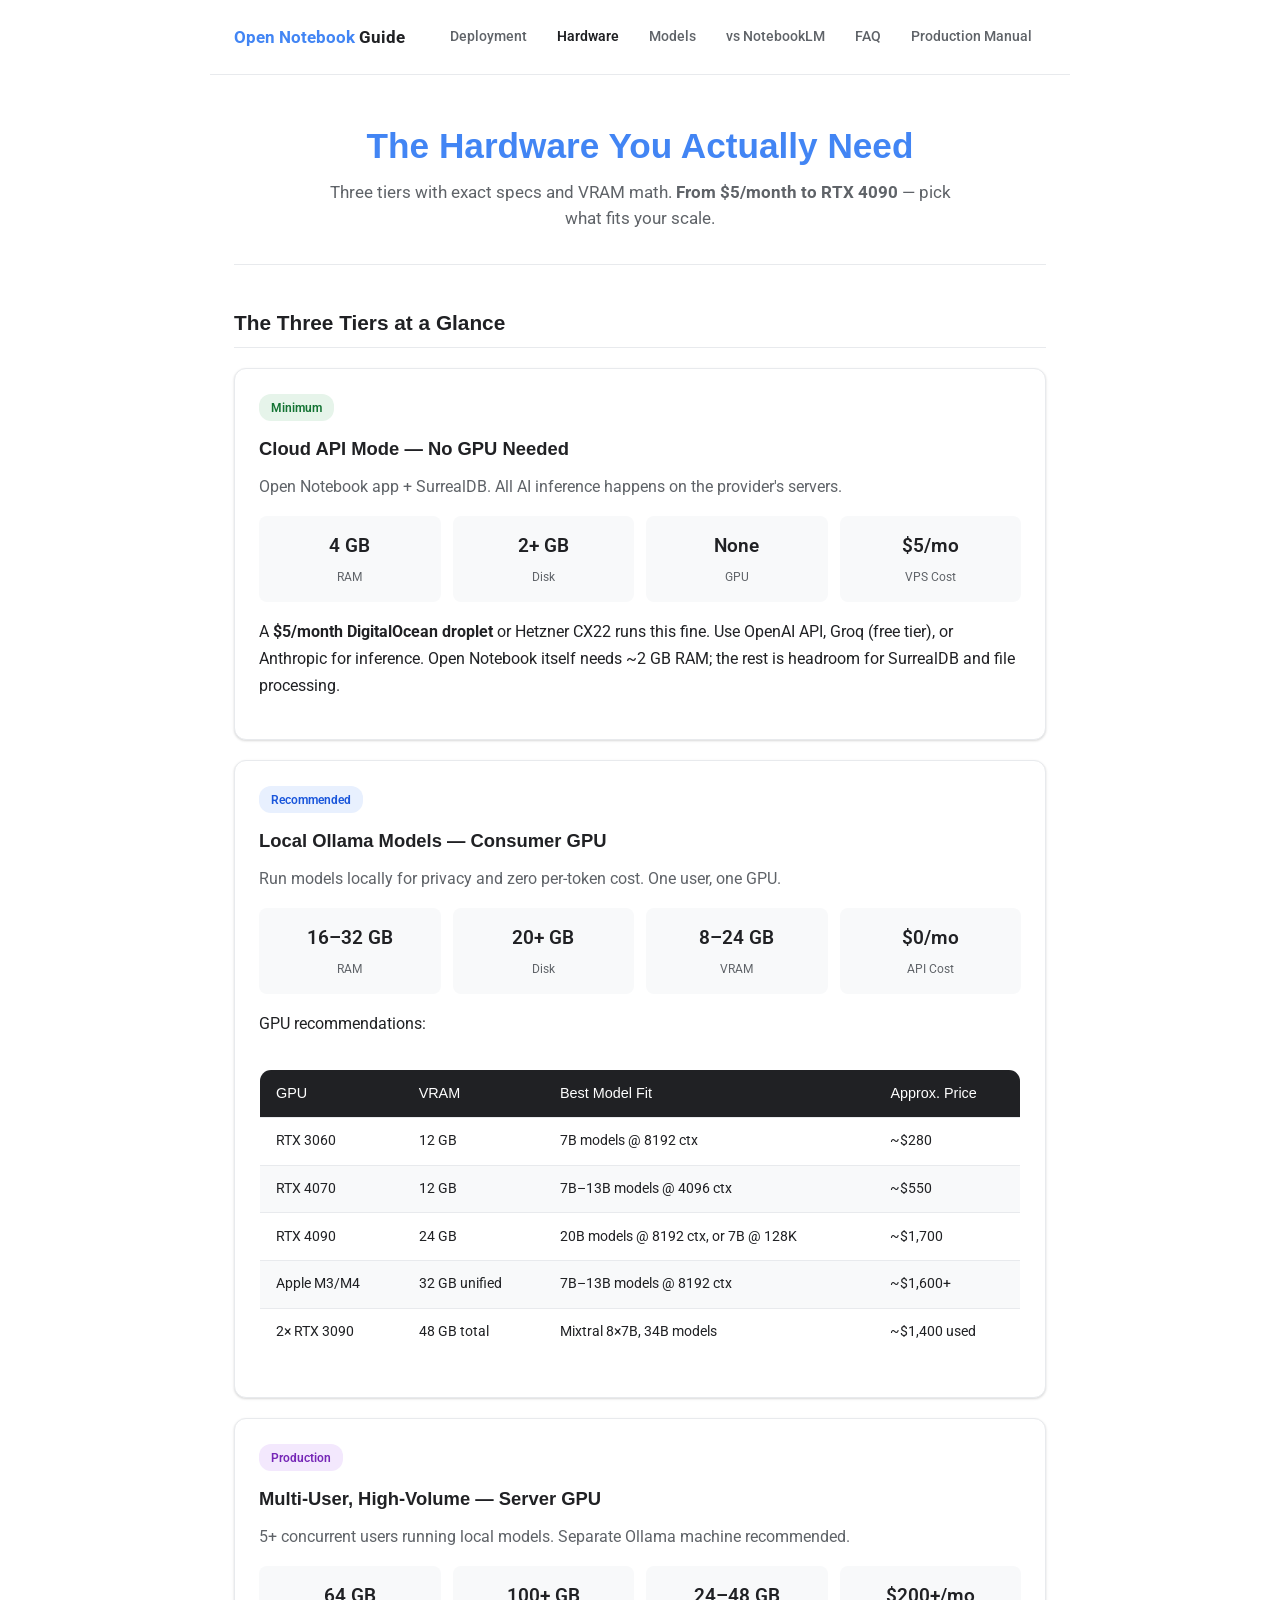
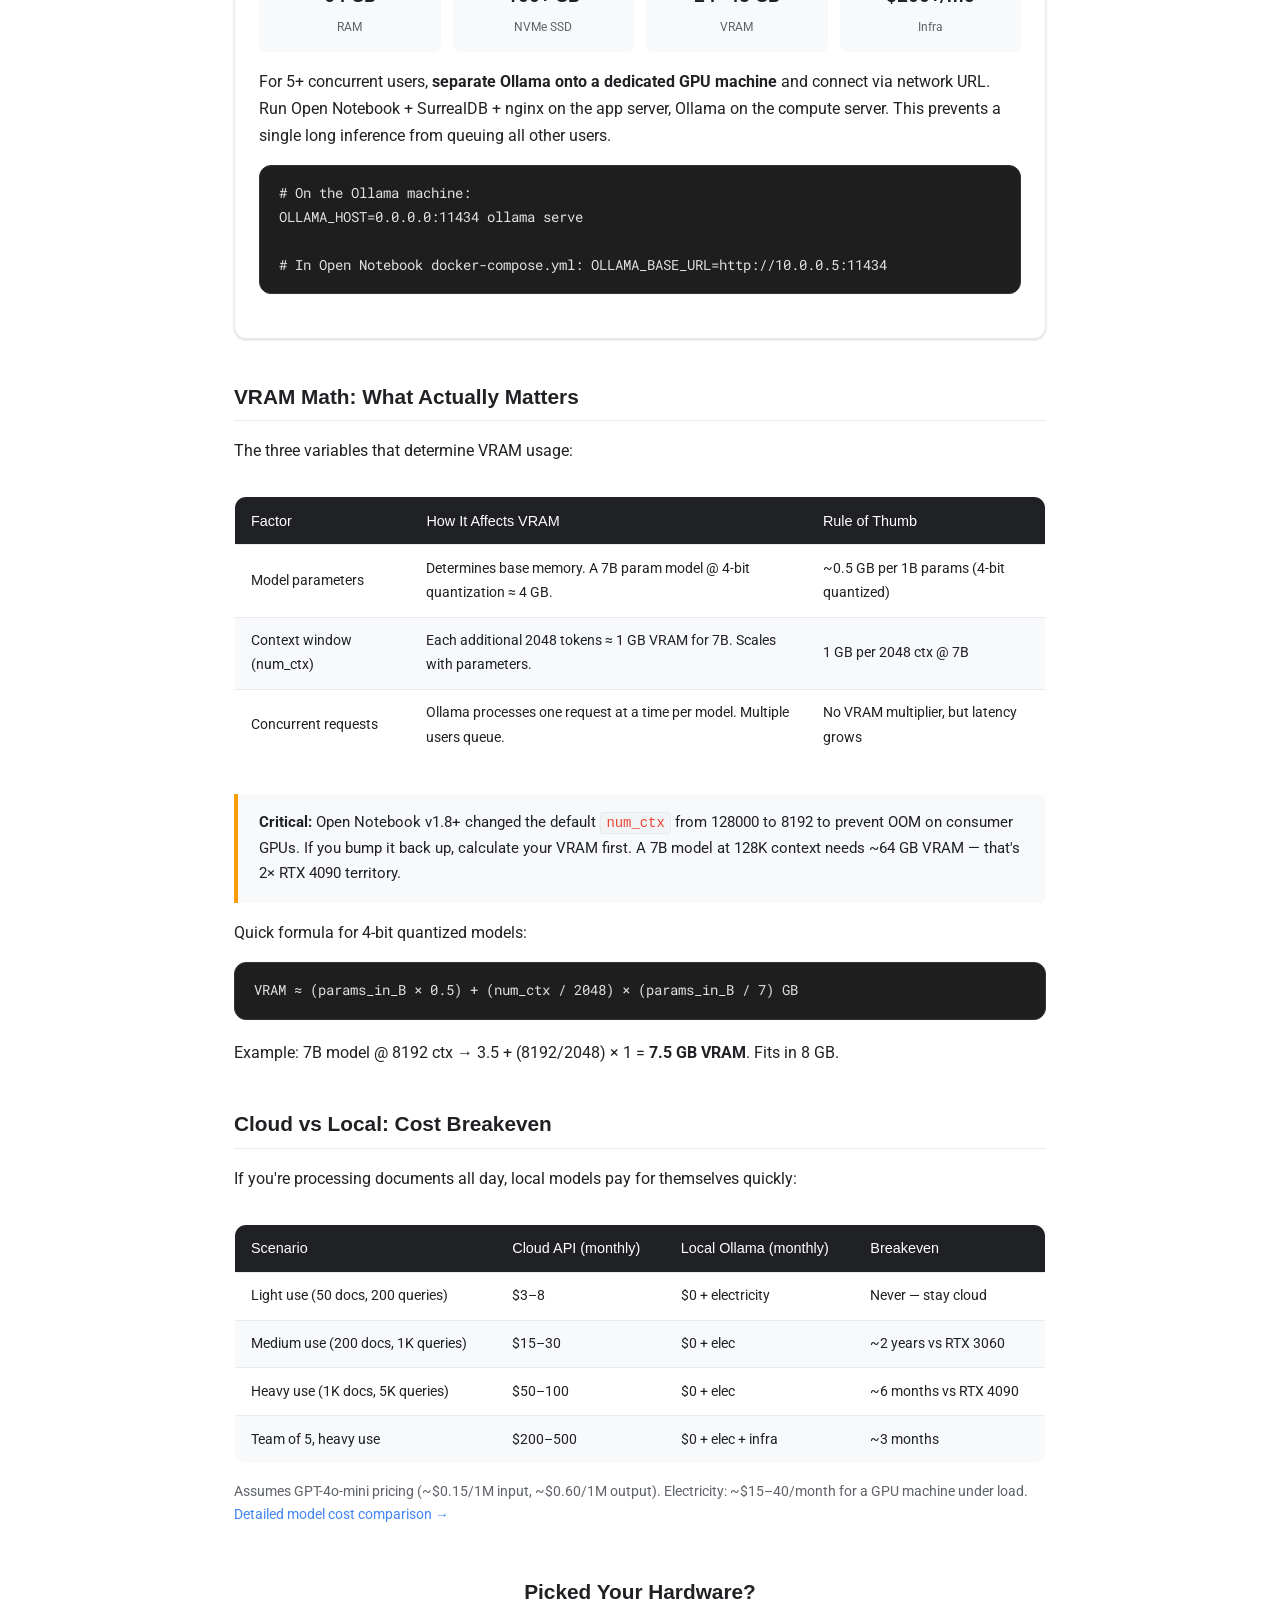
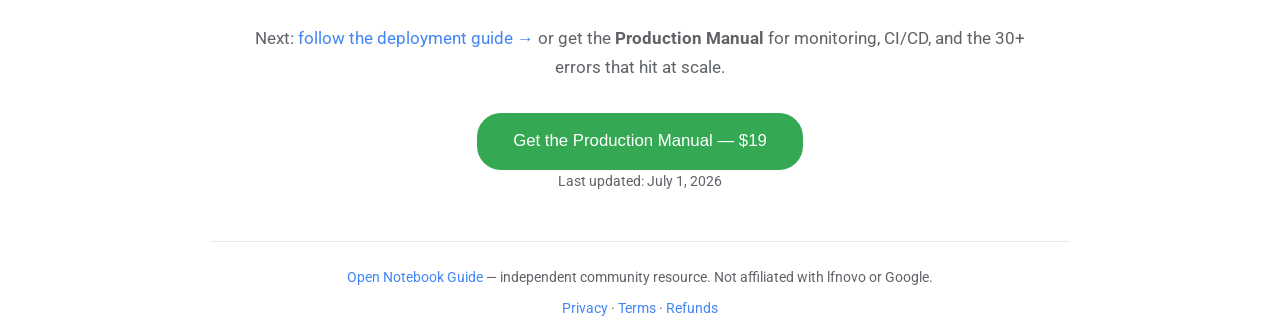
<file: hardware/index.html>
<!DOCTYPE html>
<html lang="en">
<head>
<meta charset="UTF-8">
<meta name="viewport" content="width=device-width, initial-scale=1.0">
<title>Open Notebook Hardware Sizing — From $5 to RTX 4090, No Waste</title>
<meta name="description" content="Stop guessing what GPU you need. Three tiers with VRAM math — minimum cloud-API setup to multi-user production with local models.">
<meta property="og:title" content="Open Notebook Hardware Sizing — From $5 to RTX 4090, No Waste">
<meta property="og:description" content="Stop guessing what GPU you need. Three tiers with VRAM math and real GPU comparisons.">
<meta property="og:type" content="article">
<meta property="og:url" content="https://localnotebook.dev/hardware/">
<meta property="og:site_name" content="Open Notebook Guide">
<meta name="twitter:card" content="summary_large_image">
<meta name="twitter:title" content="Open Notebook Hardware Sizing — From $5 to RTX 4090, No Waste">
<meta name="twitter:description" content="Stop guessing what GPU you need. Three tiers with VRAM math and real GPU comparisons.">
<meta property="og:image" content="https://localnotebook.dev/assets/og-image.svg">
<meta name="twitter:image" content="https://localnotebook.dev/assets/og-image.svg">
<link rel="canonical" href="https://localnotebook.dev/hardware/">
<link rel="icon" type="image/svg+xml" href="/assets/favicon.svg">
<link rel="icon" type="image/png" sizes="48x48" href="/assets/favicon-48.png">
<link rel="icon" type="image/png" sizes="96x96" href="/assets/favicon-96.png">
<link rel="icon" type="image/x-icon" href="/favicon.ico">
<link rel="apple-touch-icon" sizes="180x180" href="/assets/apple-touch-icon.png">
<link rel="preconnect" href="https://fonts.googleapis.com">
<link href="https://fonts.googleapis.com/css2?family=Google+Sans:wght@400;500;700&family=Roboto:wght@300;400;500;700&family=Roboto+Mono:wght@400;500&display=swap" rel="stylesheet" media="print" onload="this.media='all'">
<noscript><link href="https://fonts.googleapis.com/css2?family=Google+Sans:wght@400;500;700&family=Roboto:wght@300;400;500;700&family=Roboto+Mono:wght@400;500&display=swap" rel="stylesheet"></noscript>
<link rel="stylesheet" href="/css/style.css">
</head>
<body>

<nav class="nav">
  <a href="/" class="nav-logo">Open Notebook <span style="color:var(--text);">Guide</span></a>
  <div class="nav-links">
    <a href="/deployment/">Deployment</a>
    <a href="/hardware/" class="current">Hardware</a>
    <a href="/models/">Models</a>
    <a href="/vs-notebooklm/">vs NotebookLM</a>
    <a href="/faq/">FAQ</a>
    <a href="/production-guide/">Production Manual</a>
  </div>
</nav>

<main>

<section class="hero">
  <h1>The Hardware You Actually Need</h1>
  <p class="hero-sub">Three tiers with exact specs and VRAM math. <strong>From $5/month to RTX 4090</strong> — pick what fits your scale.</p>
</section>

<section>
<h2>The Three Tiers at a Glance</h2>

<div class="tier-card">
  <span class="tier-label green">Minimum</span>
  <h3>Cloud API Mode — No GPU Needed</h3>
  <p style="color:var(--text-muted);">Open Notebook app + SurrealDB. All AI inference happens on the provider's servers.</p>
  <div class="spec-grid">
    <div class="spec-item"><div class="spec-value">4 GB</div><div class="spec-label">RAM</div></div>
    <div class="spec-item"><div class="spec-value">2+ GB</div><div class="spec-label">Disk</div></div>
    <div class="spec-item"><div class="spec-value">None</div><div class="spec-label">GPU</div></div>
    <div class="spec-item"><div class="spec-value">$5/mo</div><div class="spec-label">VPS Cost</div></div>
  </div>
  <p>A <strong>$5/month DigitalOcean droplet</strong> or Hetzner CX22 runs this fine. Use OpenAI API, Groq (free tier), or Anthropic for inference. Open Notebook itself needs ~2 GB RAM; the rest is headroom for SurrealDB and file processing.</p>
</div>

<div class="tier-card">
  <span class="tier-label blue">Recommended</span>
  <h3>Local Ollama Models — Consumer GPU</h3>
  <p style="color:var(--text-muted);">Run models locally for privacy and zero per-token cost. One user, one GPU.</p>
  <div class="spec-grid">
    <div class="spec-item"><div class="spec-value">16–32 GB</div><div class="spec-label">RAM</div></div>
    <div class="spec-item"><div class="spec-value">20+ GB</div><div class="spec-label">Disk</div></div>
    <div class="spec-item"><div class="spec-value">8–24 GB</div><div class="spec-label">VRAM</div></div>
    <div class="spec-item"><div class="spec-value">$0/mo</div><div class="spec-label">API Cost</div></div>
  </div>
  <p>GPU recommendations:</p>
  <div style="overflow-x:auto;">
  <table>
    <thead><tr><th>GPU</th><th>VRAM</th><th>Best Model Fit</th><th>Approx. Price</th></tr></thead>
    <tbody>
      <tr><td>RTX 3060</td><td>12 GB</td><td>7B models @ 8192 ctx</td><td>~$280</td></tr>
      <tr><td>RTX 4070</td><td>12 GB</td><td>7B–13B models @ 4096 ctx</td><td>~$550</td></tr>
      <tr><td>RTX 4090</td><td>24 GB</td><td>20B models @ 8192 ctx, or 7B @ 128K</td><td>~$1,700</td></tr>
      <tr><td>Apple M3/M4</td><td>32 GB unified</td><td>7B–13B models @ 8192 ctx</td><td>~$1,600+</td></tr>
      <tr><td>2× RTX 3090</td><td>48 GB total</td><td>Mixtral 8×7B, 34B models</td><td>~$1,400 used</td></tr>
    </tbody>
  </table>
  </div>
</div>

<div class="tier-card">
  <span class="tier-label purple">Production</span>
  <h3>Multi-User, High-Volume — Server GPU</h3>
  <p style="color:var(--text-muted);">5+ concurrent users running local models. Separate Ollama machine recommended.</p>
  <div class="spec-grid">
    <div class="spec-item"><div class="spec-value">64 GB</div><div class="spec-label">RAM</div></div>
    <div class="spec-item"><div class="spec-value">100+ GB</div><div class="spec-label">NVMe SSD</div></div>
    <div class="spec-item"><div class="spec-value">24–48 GB</div><div class="spec-label">VRAM</div></div>
    <div class="spec-item"><div class="spec-value">$200+/mo</div><div class="spec-label">Infra</div></div>
  </div>
  <p>For 5+ concurrent users, <strong>separate Ollama onto a dedicated GPU machine</strong> and connect via network URL. Run Open Notebook + SurrealDB + nginx on the app server, Ollama on the compute server. This prevents a single long inference from queuing all other users.</p>
  <pre><code># On the Ollama machine:
OLLAMA_HOST=0.0.0.0:11434 ollama serve

# In Open Notebook docker-compose.yml: OLLAMA_BASE_URL=http://10.0.0.5:11434</code></pre>
</div>
</section>

<section>
<h2>VRAM Math: What Actually Matters</h2>
<p>The three variables that determine VRAM usage:</p>

<div style="overflow-x:auto;">
<table>
  <thead><tr><th>Factor</th><th>How It Affects VRAM</th><th>Rule of Thumb</th></tr></thead>
  <tbody>
    <tr><td>Model parameters</td><td>Determines base memory. A 7B param model @ 4-bit quantization ≈ 4 GB.</td><td>~0.5 GB per 1B params (4-bit quantized)</td></tr>
    <tr><td>Context window (num_ctx)</td><td>Each additional 2048 tokens ≈ 1 GB VRAM for 7B. Scales with parameters.</td><td>1 GB per 2048 ctx @ 7B</td></tr>
    <tr><td>Concurrent requests</td><td>Ollama processes one request at a time per model. Multiple users queue.</td><td>No VRAM multiplier, but latency grows</td></tr>
  </tbody>
</table>
</div>

<div class="callout warn">
  <strong>Critical:</strong> Open Notebook v1.8+ changed the default <code>num_ctx</code> from 128000 to 8192 to prevent OOM on consumer GPUs. If you bump it back up, calculate your VRAM first. A 7B model at 128K context needs ~64 GB VRAM — that's 2× RTX 4090 territory.
</div>

<p>Quick formula for 4-bit quantized models:</p>
<pre><code>VRAM ≈ (params_in_B × 0.5) + (num_ctx / 2048) × (params_in_B / 7) GB</code></pre>
<p>Example: 7B model @ 8192 ctx → 3.5 + (8192/2048) × 1 = <strong>7.5 GB VRAM</strong>. Fits in 8 GB.</p>
</section>

<section>
<h2>Cloud vs Local: Cost Breakeven</h2>
<p>If you're processing documents all day, local models pay for themselves quickly:</p>

<div style="overflow-x:auto;">
<table>
  <thead><tr><th>Scenario</th><th>Cloud API (monthly)</th><th>Local Ollama (monthly)</th><th>Breakeven</th></tr></thead>
  <tbody>
    <tr><td>Light use (50 docs, 200 queries)</td><td>$3–8</td><td>$0 + electricity</td><td>Never — stay cloud</td></tr>
    <tr><td>Medium use (200 docs, 1K queries)</td><td>$15–30</td><td>$0 + elec</td><td>~2 years vs RTX 3060</td></tr>
    <tr><td>Heavy use (1K docs, 5K queries)</td><td>$50–100</td><td>$0 + elec</td><td>~6 months vs RTX 4090</td></tr>
    <tr><td>Team of 5, heavy use</td><td>$200–500</td><td>$0 + elec + infra</td><td>~3 months</td></tr>
  </tbody>
</table>
</div>

<p style="color:var(--text-muted);font-size:.85rem;">Assumes GPT-4o-mini pricing (~$0.15/1M input, ~$0.60/1M output). Electricity: ~$15–40/month for a GPU machine under load. <a href="/models/">Detailed model cost comparison →</a></p>
</section>

<section class="cta-section">
  <h2>Picked Your Hardware?</h2>
  <p style="color:var(--text-muted);font-size:1.05rem;">Next: <a href="/deployment/">follow the deployment guide →</a> or get the <strong>Production Manual</strong> for monitoring, CI/CD, and the 30+ errors that hit at scale.</p>
  <a href="/production-guide/" class="btn btn-accent btn-lg" style="margin-top:1rem;">Get the Production Manual — $19</a>
</section>

<p style="color:var(--text-muted);font-size:0.85rem;text-align:center;">Last updated: July 1, 2026</p>
</main>

<footer class="footer">
  <p><a href="/">Open Notebook Guide</a> — independent community resource. Not affiliated with lfnovo or Google.</p>
  <p style="margin-top:.5rem;">
    <a href="/privacy/">Privacy</a> &middot;
    <a href="/terms/">Terms</a> &middot;
    <a href="/refunds/">Refunds</a>
  </p>
</footer>
</body>
</html>
</file>
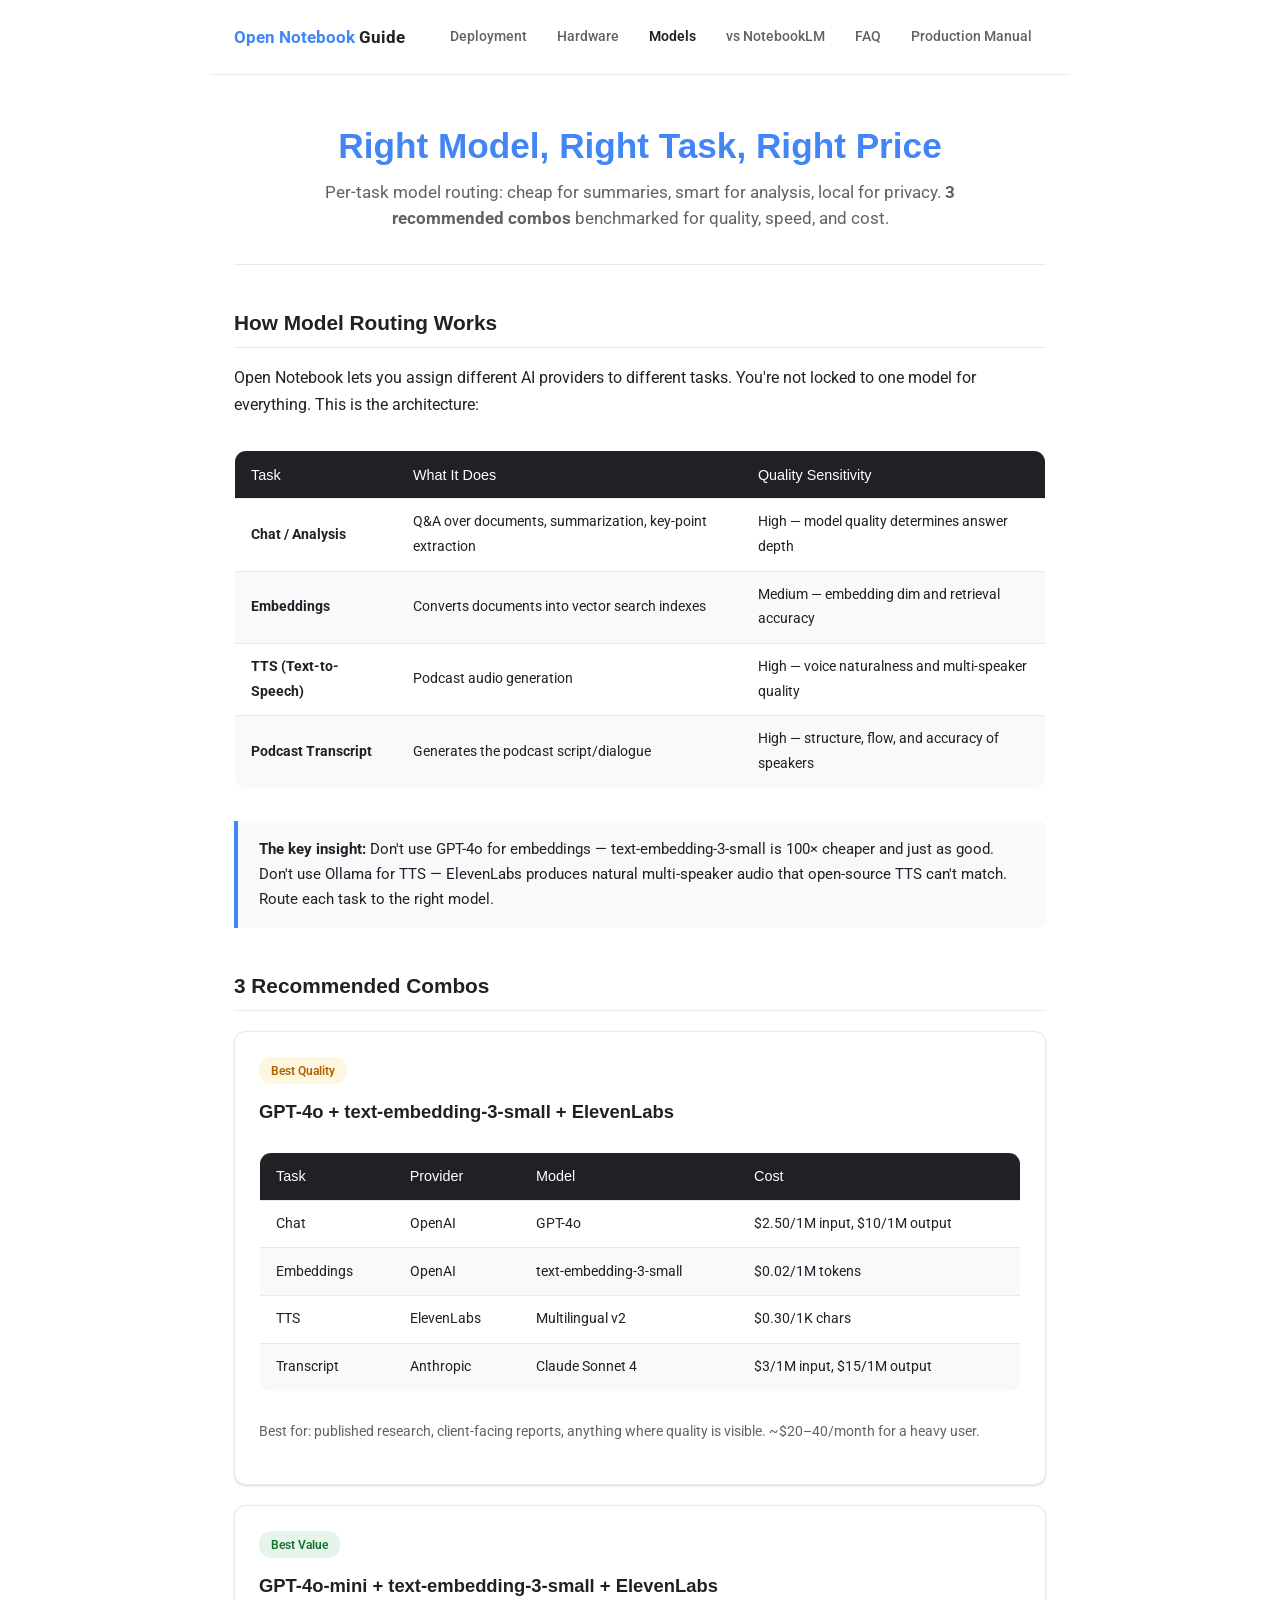
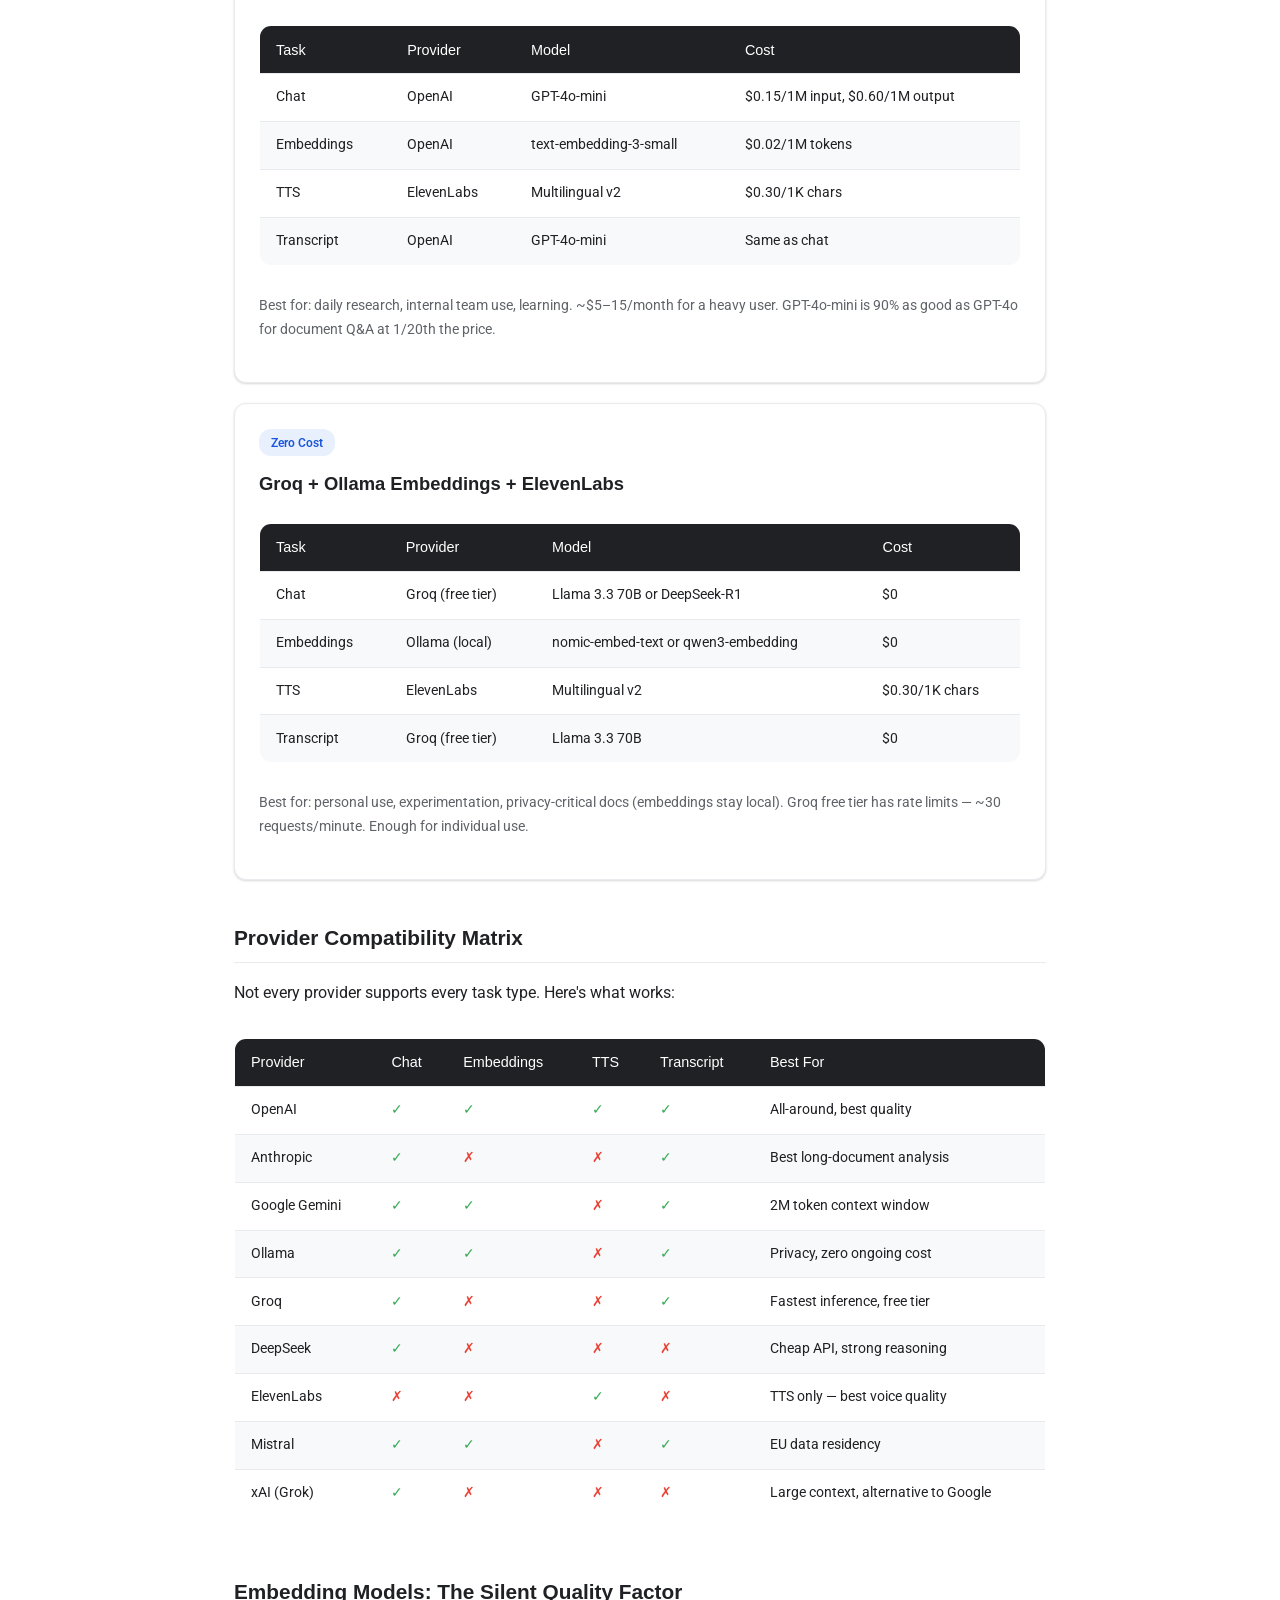
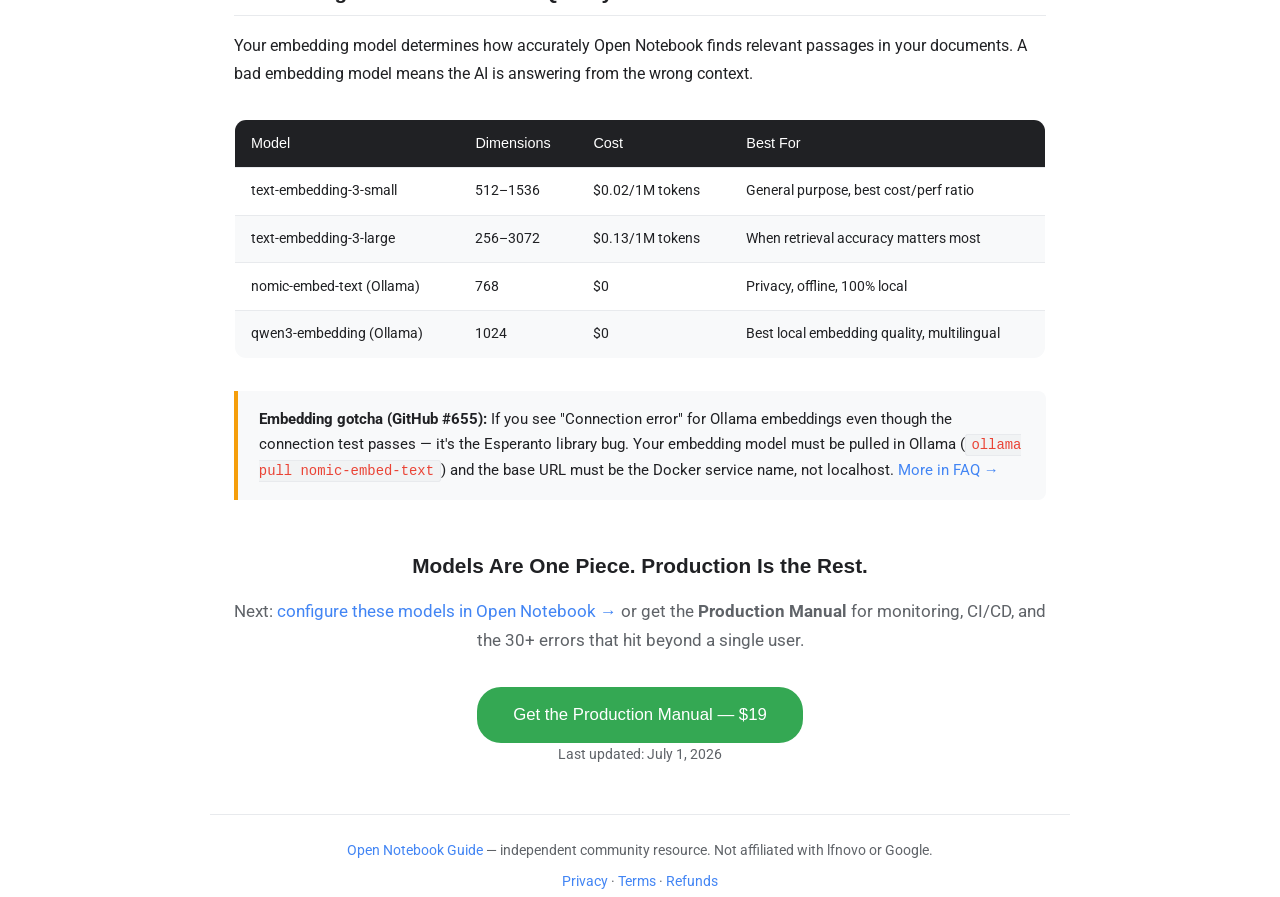
<file: models/index.html>
<!DOCTYPE html>
<html lang="en">
<head>
<meta charset="UTF-8">
<meta name="viewport" content="width=device-width, initial-scale=1.0">
<title>Open Notebook Model Guide — Right Model, Right Task, Right Price</title>
<meta name="description" content="Which model combo gives the best quality-to-cost ratio? Benchmarked across 18+ providers — chat, embeddings, TTS. Zero-cost mode included.">
<meta property="og:title" content="Open Notebook Model Guide — Right Model, Right Task, Right Price">
<meta property="og:description" content="Benchmarked model combos across 18+ providers. Best quality-to-cost ratios for chat, embeddings, and TTS.">
<meta property="og:type" content="article">
<meta property="og:url" content="https://localnotebook.dev/models/">
<meta property="og:site_name" content="Open Notebook Guide">
<meta name="twitter:card" content="summary_large_image">
<meta name="twitter:title" content="Open Notebook Model Guide — Right Model, Right Task, Right Price">
<meta name="twitter:description" content="Benchmarked model combos across 18+ providers. Best quality-to-cost ratios for chat, embeddings, and TTS.">
<meta property="og:image" content="https://localnotebook.dev/assets/og-image.svg">
<meta name="twitter:image" content="https://localnotebook.dev/assets/og-image.svg">
<link rel="canonical" href="https://localnotebook.dev/models/">
<link rel="icon" type="image/svg+xml" href="/assets/favicon.svg">
<link rel="icon" type="image/png" sizes="48x48" href="/assets/favicon-48.png">
<link rel="icon" type="image/png" sizes="96x96" href="/assets/favicon-96.png">
<link rel="icon" type="image/x-icon" href="/favicon.ico">
<link rel="apple-touch-icon" sizes="180x180" href="/assets/apple-touch-icon.png">
<link rel="preconnect" href="https://fonts.googleapis.com">
<link href="https://fonts.googleapis.com/css2?family=Google+Sans:wght@400;500;700&family=Roboto:wght@300;400;500;700&family=Roboto+Mono:wght@400;500&display=swap" rel="stylesheet" media="print" onload="this.media='all'">
<noscript><link href="https://fonts.googleapis.com/css2?family=Google+Sans:wght@400;500;700&family=Roboto:wght@300;400;500;700&family=Roboto+Mono:wght@400;500&display=swap" rel="stylesheet"></noscript>
<link rel="stylesheet" href="/css/style.css">
</head>
<body>

<nav class="nav">
  <a href="/" class="nav-logo">Open Notebook <span style="color:var(--text);">Guide</span></a>
  <div class="nav-links">
    <a href="/deployment/">Deployment</a>
    <a href="/hardware/">Hardware</a>
    <a href="/models/" class="current">Models</a>
    <a href="/vs-notebooklm/">vs NotebookLM</a>
    <a href="/faq/">FAQ</a>
    <a href="/production-guide/">Production Manual</a>
  </div>
</nav>

<main>

<section class="hero">
  <h1>Right Model, Right Task, Right Price</h1>
  <p class="hero-sub">Per-task model routing: cheap for summaries, smart for analysis, local for privacy. <strong>3 recommended combos</strong> benchmarked for quality, speed, and cost.</p>
</section>

<section>
<h2>How Model Routing Works</h2>
<p>Open Notebook lets you assign different AI providers to different tasks. You're not locked to one model for everything. This is the architecture:</p>

<div style="overflow-x:auto;">
<table>
  <thead><tr><th>Task</th><th>What It Does</th><th>Quality Sensitivity</th></tr></thead>
  <tbody>
    <tr><td><strong>Chat / Analysis</strong></td><td>Q&A over documents, summarization, key-point extraction</td><td>High — model quality determines answer depth</td></tr>
    <tr><td><strong>Embeddings</strong></td><td>Converts documents into vector search indexes</td><td>Medium — embedding dim and retrieval accuracy</td></tr>
    <tr><td><strong>TTS (Text-to-Speech)</strong></td><td>Podcast audio generation</td><td>High — voice naturalness and multi-speaker quality</td></tr>
    <tr><td><strong>Podcast Transcript</strong></td><td>Generates the podcast script/dialogue</td><td>High — structure, flow, and accuracy of speakers</td></tr>
  </tbody>
</table>
</div>

<div class="callout">
  <strong>The key insight:</strong> Don't use GPT-4o for embeddings — text-embedding-3-small is 100× cheaper and just as good. Don't use Ollama for TTS — ElevenLabs produces natural multi-speaker audio that open-source TTS can't match. Route each task to the right model.
</div>
</section>

<section>
<h2>3 Recommended Combos</h2>

<div class="combo-card">
  <span class="combo-label gold">Best Quality</span>
  <h3>GPT-4o + text-embedding-3-small + ElevenLabs</h3>
  <div style="overflow-x:auto;">
  <table>
    <thead><tr><th>Task</th><th>Provider</th><th>Model</th><th>Cost</th></tr></thead>
    <tbody>
      <tr><td>Chat</td><td>OpenAI</td><td>GPT-4o</td><td>$2.50/1M input, $10/1M output</td></tr>
      <tr><td>Embeddings</td><td>OpenAI</td><td>text-embedding-3-small</td><td>$0.02/1M tokens</td></tr>
      <tr><td>TTS</td><td>ElevenLabs</td><td>Multilingual v2</td><td>$0.30/1K chars</td></tr>
      <tr><td>Transcript</td><td>Anthropic</td><td>Claude Sonnet 4</td><td>$3/1M input, $15/1M output</td></tr>
    </tbody>
  </table>
  </div>
  <p style="color:var(--text-muted);margin-top:12px;font-size:.88rem;">Best for: published research, client-facing reports, anything where quality is visible. ~$20–40/month for a heavy user.</p>
</div>

<div class="combo-card">
  <span class="combo-label green">Best Value</span>
  <h3>GPT-4o-mini + text-embedding-3-small + ElevenLabs</h3>
  <div style="overflow-x:auto;">
  <table>
    <thead><tr><th>Task</th><th>Provider</th><th>Model</th><th>Cost</th></tr></thead>
    <tbody>
      <tr><td>Chat</td><td>OpenAI</td><td>GPT-4o-mini</td><td>$0.15/1M input, $0.60/1M output</td></tr>
      <tr><td>Embeddings</td><td>OpenAI</td><td>text-embedding-3-small</td><td>$0.02/1M tokens</td></tr>
      <tr><td>TTS</td><td>ElevenLabs</td><td>Multilingual v2</td><td>$0.30/1K chars</td></tr>
      <tr><td>Transcript</td><td>OpenAI</td><td>GPT-4o-mini</td><td>Same as chat</td></tr>
    </tbody>
  </table>
  </div>
  <p style="color:var(--text-muted);margin-top:12px;font-size:.88rem;">Best for: daily research, internal team use, learning. ~$5–15/month for a heavy user. GPT-4o-mini is 90% as good as GPT-4o for document Q&A at 1/20th the price.</p>
</div>

<div class="combo-card">
  <span class="combo-label blue">Zero Cost</span>
  <h3>Groq + Ollama Embeddings + ElevenLabs</h3>
  <div style="overflow-x:auto;">
  <table>
    <thead><tr><th>Task</th><th>Provider</th><th>Model</th><th>Cost</th></tr></thead>
    <tbody>
      <tr><td>Chat</td><td>Groq (free tier)</td><td>Llama 3.3 70B or DeepSeek-R1</td><td>$0</td></tr>
      <tr><td>Embeddings</td><td>Ollama (local)</td><td>nomic-embed-text or qwen3-embedding</td><td>$0</td></tr>
      <tr><td>TTS</td><td>ElevenLabs</td><td>Multilingual v2</td><td>$0.30/1K chars</td></tr>
      <tr><td>Transcript</td><td>Groq (free tier)</td><td>Llama 3.3 70B</td><td>$0</td></tr>
    </tbody>
  </table>
  </div>
  <p style="color:var(--text-muted);margin-top:12px;font-size:.88rem;">Best for: personal use, experimentation, privacy-critical docs (embeddings stay local). Groq free tier has rate limits — ~30 requests/minute. Enough for individual use.</p>
</div>
</section>

<section>
<h2>Provider Compatibility Matrix</h2>
<p>Not every provider supports every task type. Here's what works:</p>

<div style="overflow-x:auto;">
<table>
  <thead><tr><th>Provider</th><th>Chat</th><th>Embeddings</th><th>TTS</th><th>Transcript</th><th>Best For</th></tr></thead>
  <tbody>
    <tr><td>OpenAI</td><td style="color:var(--google-green);">&#10003;</td><td style="color:var(--google-green);">&#10003;</td><td style="color:var(--google-green);">&#10003;</td><td style="color:var(--google-green);">&#10003;</td><td>All-around, best quality</td></tr>
    <tr><td>Anthropic</td><td style="color:var(--google-green);">&#10003;</td><td style="color:var(--danger);">&#10007;</td><td style="color:var(--danger);">&#10007;</td><td style="color:var(--google-green);">&#10003;</td><td>Best long-document analysis</td></tr>
    <tr><td>Google Gemini</td><td style="color:var(--google-green);">&#10003;</td><td style="color:var(--google-green);">&#10003;</td><td style="color:var(--danger);">&#10007;</td><td style="color:var(--google-green);">&#10003;</td><td>2M token context window</td></tr>
    <tr><td>Ollama</td><td style="color:var(--google-green);">&#10003;</td><td style="color:var(--google-green);">&#10003;</td><td style="color:var(--danger);">&#10007;</td><td style="color:var(--google-green);">&#10003;</td><td>Privacy, zero ongoing cost</td></tr>
    <tr><td>Groq</td><td style="color:var(--google-green);">&#10003;</td><td style="color:var(--danger);">&#10007;</td><td style="color:var(--danger);">&#10007;</td><td style="color:var(--google-green);">&#10003;</td><td>Fastest inference, free tier</td></tr>
    <tr><td>DeepSeek</td><td style="color:var(--google-green);">&#10003;</td><td style="color:var(--danger);">&#10007;</td><td style="color:var(--danger);">&#10007;</td><td style="color:var(--danger);">&#10007;</td><td>Cheap API, strong reasoning</td></tr>
    <tr><td>ElevenLabs</td><td style="color:var(--danger);">&#10007;</td><td style="color:var(--danger);">&#10007;</td><td style="color:var(--google-green);">&#10003;</td><td style="color:var(--danger);">&#10007;</td><td>TTS only — best voice quality</td></tr>
    <tr><td>Mistral</td><td style="color:var(--google-green);">&#10003;</td><td style="color:var(--google-green);">&#10003;</td><td style="color:var(--danger);">&#10007;</td><td style="color:var(--google-green);">&#10003;</td><td>EU data residency</td></tr>
    <tr><td>xAI (Grok)</td><td style="color:var(--google-green);">&#10003;</td><td style="color:var(--danger);">&#10007;</td><td style="color:var(--danger);">&#10007;</td><td style="color:var(--danger);">&#10007;</td><td>Large context, alternative to Google</td></tr>
  </tbody>
</table>
</div>
</section>

<section>
<h2>Embedding Models: The Silent Quality Factor</h2>
<p>Your embedding model determines how accurately Open Notebook finds relevant passages in your documents. A bad embedding model means the AI is answering from the wrong context.</p>

<div style="overflow-x:auto;">
<table>
  <thead><tr><th>Model</th><th>Dimensions</th><th>Cost</th><th>Best For</th></tr></thead>
  <tbody>
    <tr><td>text-embedding-3-small</td><td>512–1536</td><td>$0.02/1M tokens</td><td>General purpose, best cost/perf ratio</td></tr>
    <tr><td>text-embedding-3-large</td><td>256–3072</td><td>$0.13/1M tokens</td><td>When retrieval accuracy matters most</td></tr>
    <tr><td>nomic-embed-text (Ollama)</td><td>768</td><td>$0</td><td>Privacy, offline, 100% local</td></tr>
    <tr><td>qwen3-embedding (Ollama)</td><td>1024</td><td>$0</td><td>Best local embedding quality, multilingual</td></tr>
  </tbody>
</table>
</div>

<div class="callout warn">
  <strong>Embedding gotcha (GitHub #655):</strong> If you see "Connection error" for Ollama embeddings even though the connection test passes — it's the Esperanto library bug. Your embedding model must be pulled in Ollama (<code>ollama pull nomic-embed-text</code>) and the base URL must be the Docker service name, not localhost. <a href="/faq/">More in FAQ →</a>
</div>
</section>

<section class="cta-section">
  <h2>Models Are One Piece. Production Is the Rest.</h2>
  <p style="color:var(--text-muted);font-size:1.05rem;">Next: <a href="/deployment/">configure these models in Open Notebook →</a> or get the <strong>Production Manual</strong> for monitoring, CI/CD, and the 30+ errors that hit beyond a single user.</p>
  <a href="/production-guide/" class="btn btn-accent btn-lg" style="margin-top:1rem;">Get the Production Manual — $19</a>
</section>

<p style="color:var(--text-muted);font-size:0.85rem;text-align:center;">Last updated: July 1, 2026</p>
</main>

<footer class="footer">
  <p><a href="/">Open Notebook Guide</a> — independent community resource. Not affiliated with lfnovo or Google.</p>
  <p style="margin-top:.5rem;">
    <a href="/privacy/">Privacy</a> &middot;
    <a href="/terms/">Terms</a> &middot;
    <a href="/refunds/">Refunds</a>
  </p>
</footer>
</body>
</html>
</file>
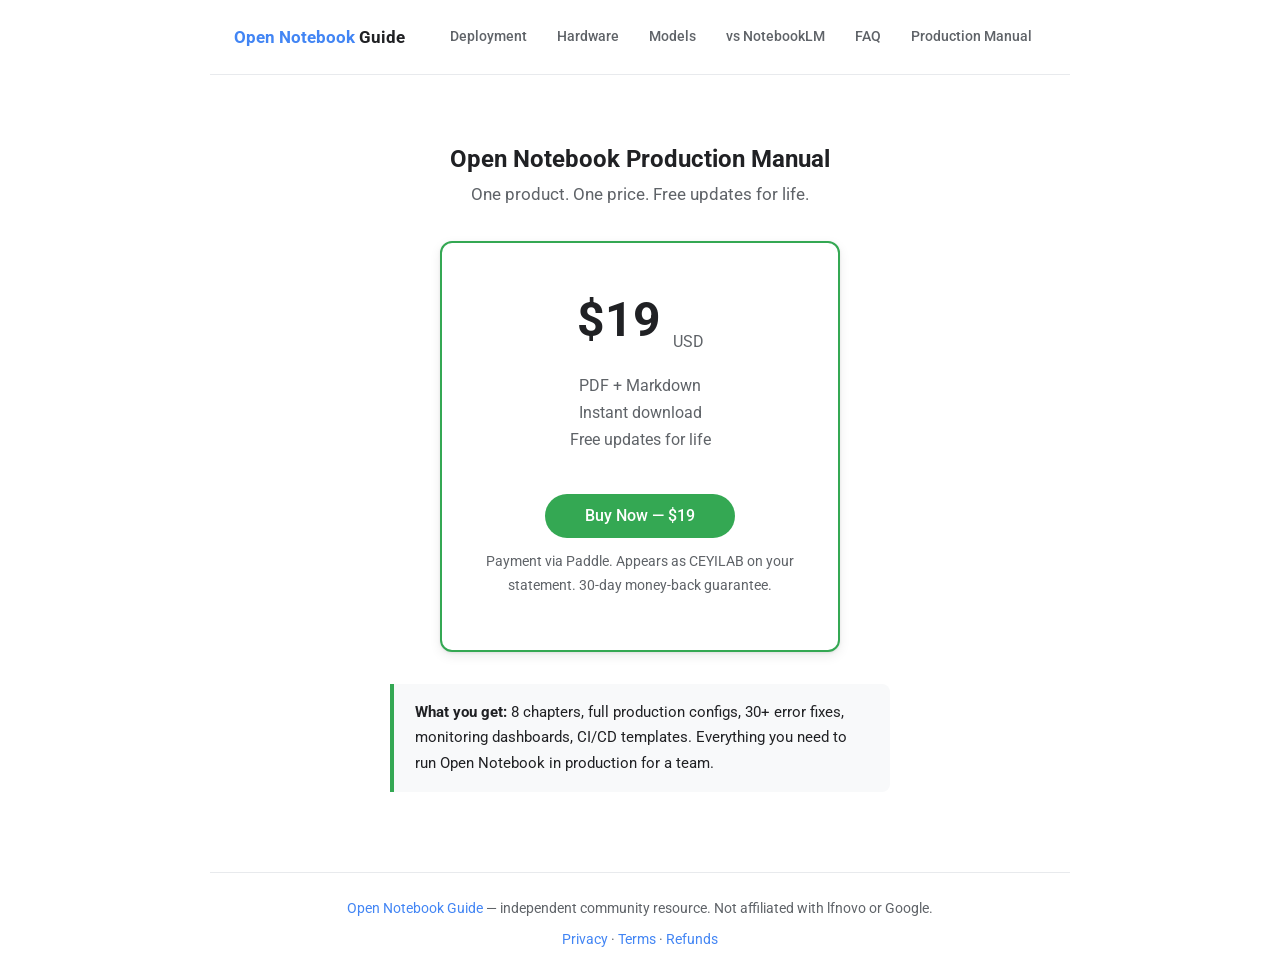
<file: pricing/index.html>
<!DOCTYPE html>
<html lang="en">
<head>
<meta charset="UTF-8">
<meta name="viewport" content="width=device-width, initial-scale=1.0">
<title>Pricing — Open Notebook Production Manual</title>
<meta name="description" content="One price. One product. PDF + Markdown, free updates for life.">
<meta property="og:title" content="Pricing — Open Notebook Production Manual">
<meta property="og:description" content="One price. One product. PDF + Markdown, free updates for life.">
<meta property="og:type" content="product">
<meta property="og:url" content="https://localnotebook.dev/pricing/">
<meta property="og:site_name" content="Open Notebook Guide">
<meta name="twitter:card" content="summary_large_image">
<meta name="twitter:title" content="Pricing — Open Notebook Production Manual">
<meta name="twitter:description" content="One price. One product. PDF + Markdown, free updates for life.">
<meta property="og:image" content="https://localnotebook.dev/assets/og-image.svg">
<meta name="twitter:image" content="https://localnotebook.dev/assets/og-image.svg">
<link rel="canonical" href="https://localnotebook.dev/pricing/">
<link rel="icon" type="image/svg+xml" href="/assets/favicon.svg">
<link rel="icon" type="image/png" sizes="48x48" href="/assets/favicon-48.png">
<link rel="icon" type="image/png" sizes="96x96" href="/assets/favicon-96.png">
<link rel="icon" type="image/x-icon" href="/favicon.ico">
<link rel="apple-touch-icon" sizes="180x180" href="/assets/apple-touch-icon.png">
<link rel="preconnect" href="https://fonts.googleapis.com">
<link href="https://fonts.googleapis.com/css2?family=Google+Sans:wght@400;500;700&family=Roboto:wght@300;400;500;700&family=Roboto+Mono:wght@400;500&display=swap" rel="stylesheet" media="print" onload="this.media='all'">
<noscript><link href="https://fonts.googleapis.com/css2?family=Google+Sans:wght@400;500;700&family=Roboto:wght@300;400;500;700&family=Roboto+Mono:wght@400;500&display=swap" rel="stylesheet"></noscript>
<link rel="stylesheet" href="/css/style.css">
</head>
<body>

<nav class="nav">
  <a href="/" class="nav-logo">Open Notebook <span style="color:var(--text);">Guide</span></a>
  <div class="nav-links">
    <a href="/deployment/">Deployment</a>
    <a href="/hardware/">Hardware</a>
    <a href="/models/">Models</a>
    <a href="/vs-notebooklm/">vs NotebookLM</a>
    <a href="/faq/">FAQ</a>
    <a href="/production-guide/">Production Manual</a>
  </div>
</nav>

<main>

<section style="padding: 4rem 0 2rem; text-align: center;">
  <h1 style="border:none;padding:0;">Open Notebook Production Manual</h1>
  <p style="color:var(--text-muted);font-size:1.05rem;">One product. One price. Free updates for life.</p>

  <div class="pricing-box" style="max-width:400px;margin:32px auto;">
    <div class="price">$19 <sub>USD</sub></div>
    <p style="color:var(--text-muted);margin-top:12px;">PDF + Markdown<br>Instant download<br>Free updates for life</p>
    <button onclick="Paddle.Checkout.open({settings:{successUrl:'https://localnotebook.dev/thanks/'},items:[{priceId:'pri_01kvzvsdcf4deb04pnxbfcq7wa',quantity:1}]})" style="margin-top:1.5rem;font-size:1rem;padding:.8rem 2.5rem;cursor:pointer;font-family:inherit;" class="btn btn-accent btn-lg">Buy Now — $19</button>
    <p class="guarantee">Payment via Paddle. Appears as CEYILAB on your statement. 30-day money-back guarantee.</p>
  </div>

  <div class="callout ok" style="max-width:500px;margin:0 auto;text-align:left;">
    <strong>What you get:</strong> 8 chapters, full production configs, 30+ error fixes, monitoring dashboards, CI/CD templates. Everything you need to run Open Notebook in production for a team.
  </div>
</section>

</main>

<footer class="footer">
  <p><a href="/">Open Notebook Guide</a> — independent community resource. Not affiliated with lfnovo or Google.</p>
  <p style="margin-top:.5rem;">
    <a href="/privacy/">Privacy</a> &middot;
    <a href="/terms/">Terms</a> &middot;
    <a href="/refunds/">Refunds</a>
  </p>
</footer>

<script src="https://cdn.paddle.com/paddle/v2/paddle.js"></script>
<script>Paddle.Initialize({token:'live_819aeeac3da5bf8129c473909ec',eventCallback:function(data){if(data.name==='checkout.completed'){window.location.href='https://localnotebook.dev/thanks/';}}});</script>
</body>
</html>
</file>
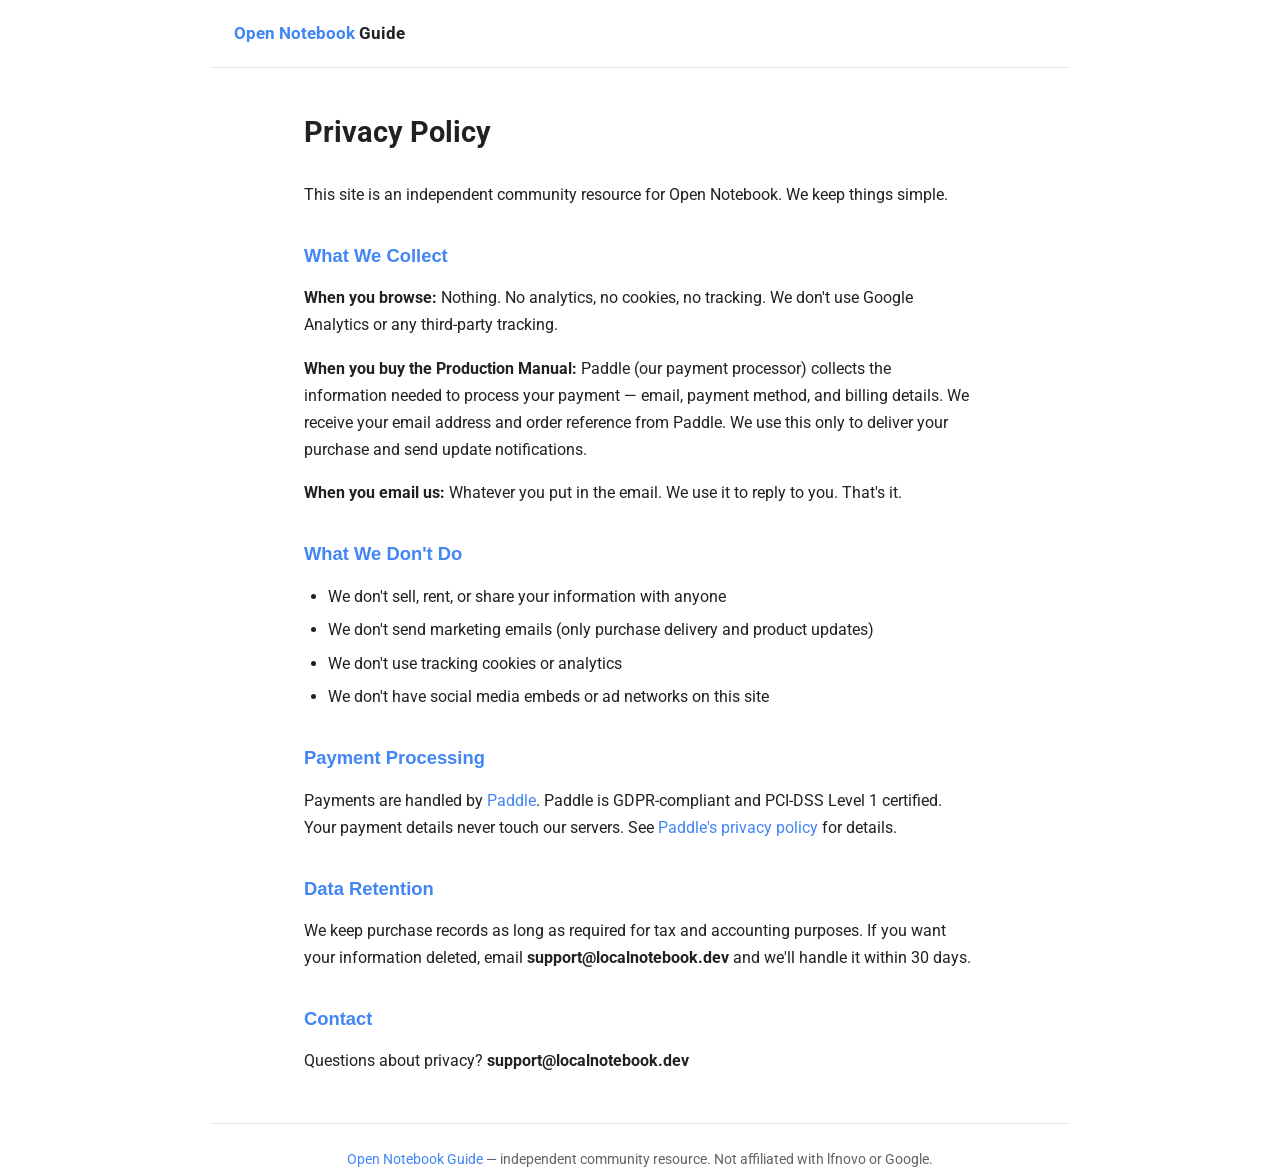
<file: privacy/index.html>
<!DOCTYPE html>
<html lang="en">
<head>
<meta charset="UTF-8">
<meta name="viewport" content="width=device-width, initial-scale=1.0">
<title>Privacy Policy — Open Notebook Guide</title>
<meta name="robots" content="noindex, nofollow">
<link rel="icon" type="image/svg+xml" href="/assets/favicon.svg">
<link rel="icon" type="image/png" sizes="48x48" href="/assets/favicon-48.png">
<link rel="icon" type="image/png" sizes="96x96" href="/assets/favicon-96.png">
<link rel="icon" type="image/x-icon" href="/favicon.ico">
<link rel="apple-touch-icon" sizes="180x180" href="/assets/apple-touch-icon.png">
<link rel="preconnect" href="https://fonts.googleapis.com">
<link href="https://fonts.googleapis.com/css2?family=Google+Sans:wght@400;500;700&family=Roboto:wght@300;400;500;700&display=swap" rel="stylesheet" media="print" onload="this.media='all'">
<noscript><link href="https://fonts.googleapis.com/css2?family=Google+Sans:wght@400;500;700&family=Roboto:wght@300;400;500;700&display=swap" rel="stylesheet"></noscript>
<link rel="stylesheet" href="/css/style.css">
<style>
  .legal { max-width: 720px; margin: 0 auto; padding: 0 24px; }
  .legal h1 { font-size: 1.8rem; margin: 2.5rem 0 1.5rem; }
  .legal h2 { font-size: 1.15rem; margin: 2rem 0 .8rem; color: var(--google-blue); border: none; padding: 0; }
  .legal p { margin-bottom: 1rem; }
  .legal ul { margin: 0 0 1rem 1.5rem; }
  .legal li { margin-bottom: .4rem; }
</style>
</head>
<body>

<nav class="nav">
  <a href="/" class="nav-logo">Open Notebook <span style="color:var(--text);">Guide</span></a>
</nav>

<main class="legal">
<h1>Privacy Policy</h1>
<p>This site is an independent community resource for Open Notebook. We keep things simple.</p>

<h2>What We Collect</h2>
<p><strong>When you browse:</strong> Nothing. No analytics, no cookies, no tracking. We don't use Google Analytics or any third-party tracking.</p>
<p><strong>When you buy the Production Manual:</strong> Paddle (our payment processor) collects the information needed to process your payment — email, payment method, and billing details. We receive your email address and order reference from Paddle. We use this only to deliver your purchase and send update notifications.</p>
<p><strong>When you email us:</strong> Whatever you put in the email. We use it to reply to you. That's it.</p>

<h2>What We Don't Do</h2>
<ul>
  <li>We don't sell, rent, or share your information with anyone</li>
  <li>We don't send marketing emails (only purchase delivery and product updates)</li>
  <li>We don't use tracking cookies or analytics</li>
  <li>We don't have social media embeds or ad networks on this site</li>
</ul>

<h2>Payment Processing</h2>
<p>Payments are handled by <a href="https://paddle.com" target="_blank" rel="noopener">Paddle</a>. Paddle is GDPR-compliant and PCI-DSS Level 1 certified. Your payment details never touch our servers. See <a href="https://www.paddle.com/legal/privacy" target="_blank" rel="noopener">Paddle's privacy policy</a> for details.</p>

<h2>Data Retention</h2>
<p>We keep purchase records as long as required for tax and accounting purposes. If you want your information deleted, email <strong>support@localnotebook.dev</strong> and we'll handle it within 30 days.</p>

<h2>Contact</h2>
<p>Questions about privacy? <strong>support@localnotebook.dev</strong></p>
</main>

<footer class="footer">
  <p><a href="/">Open Notebook Guide</a> — independent community resource. Not affiliated with lfnovo or Google.</p>
</footer>

</body>
</html>
</file>
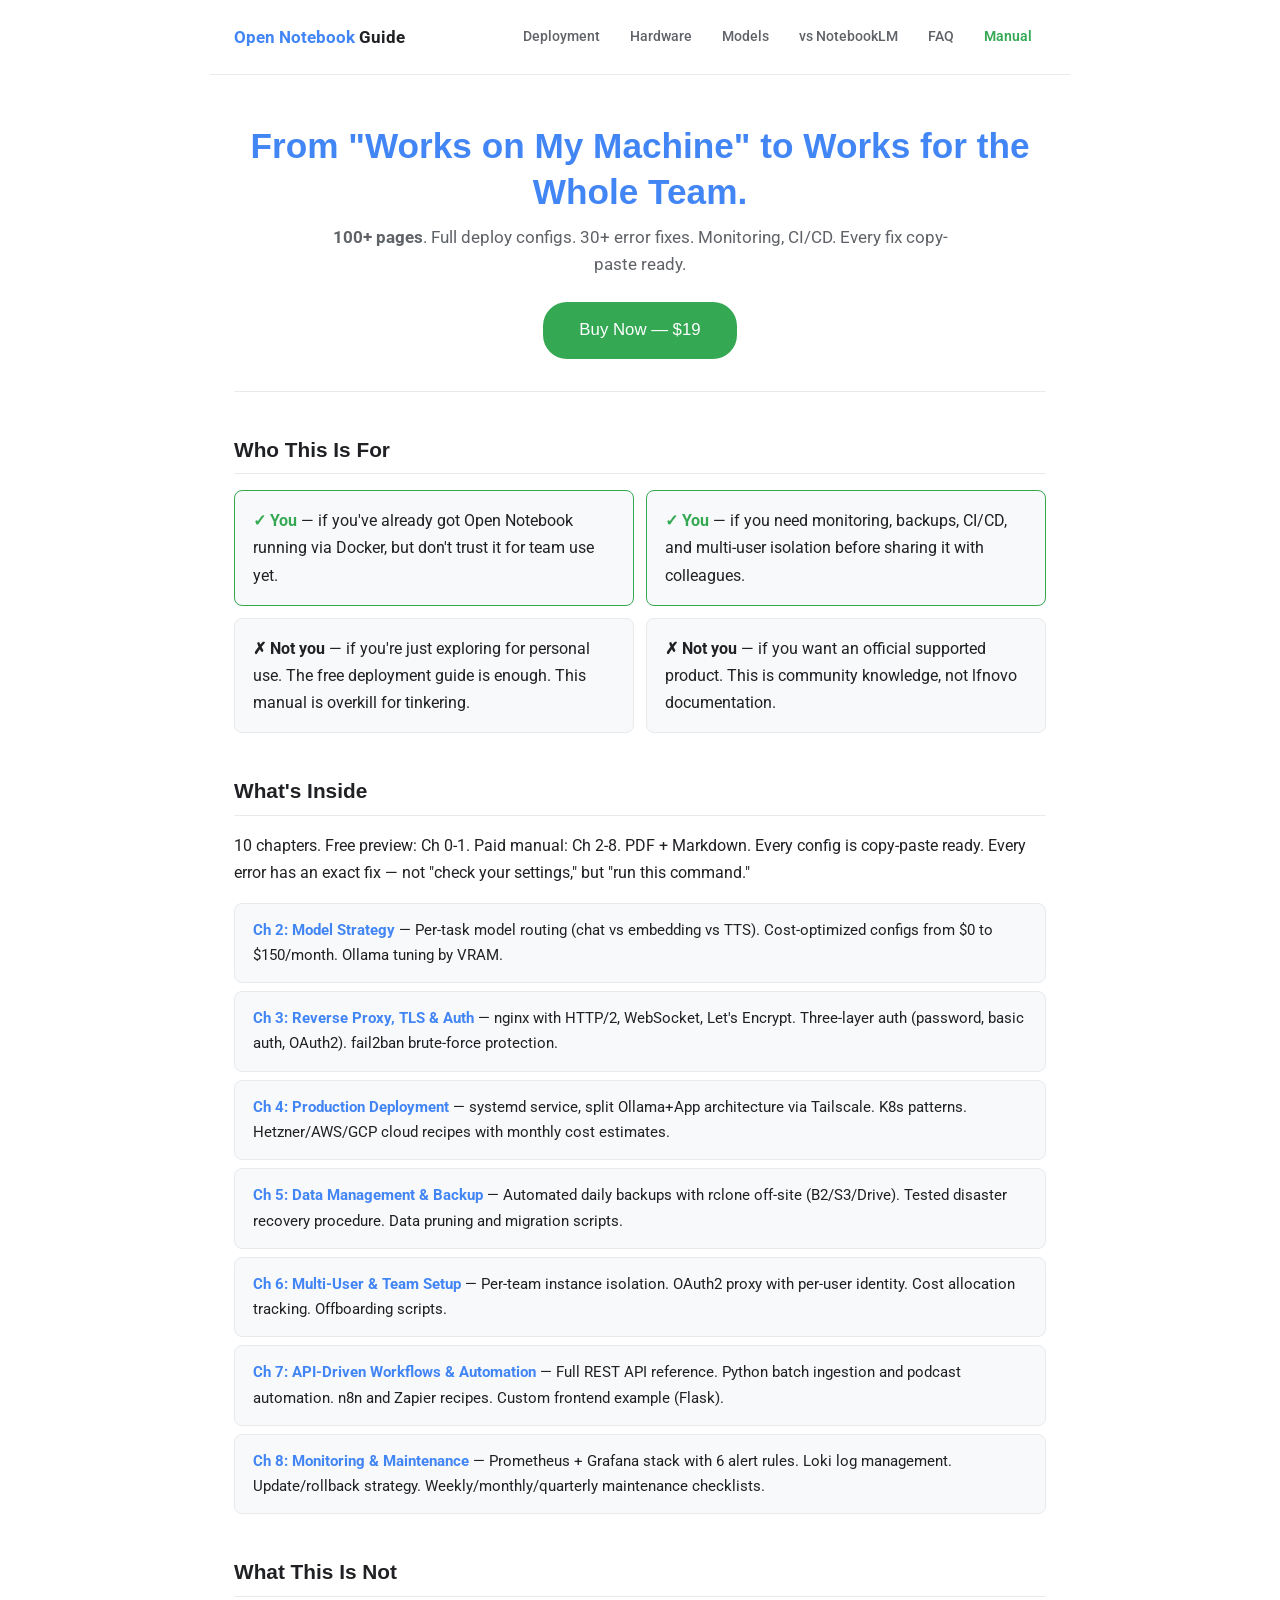
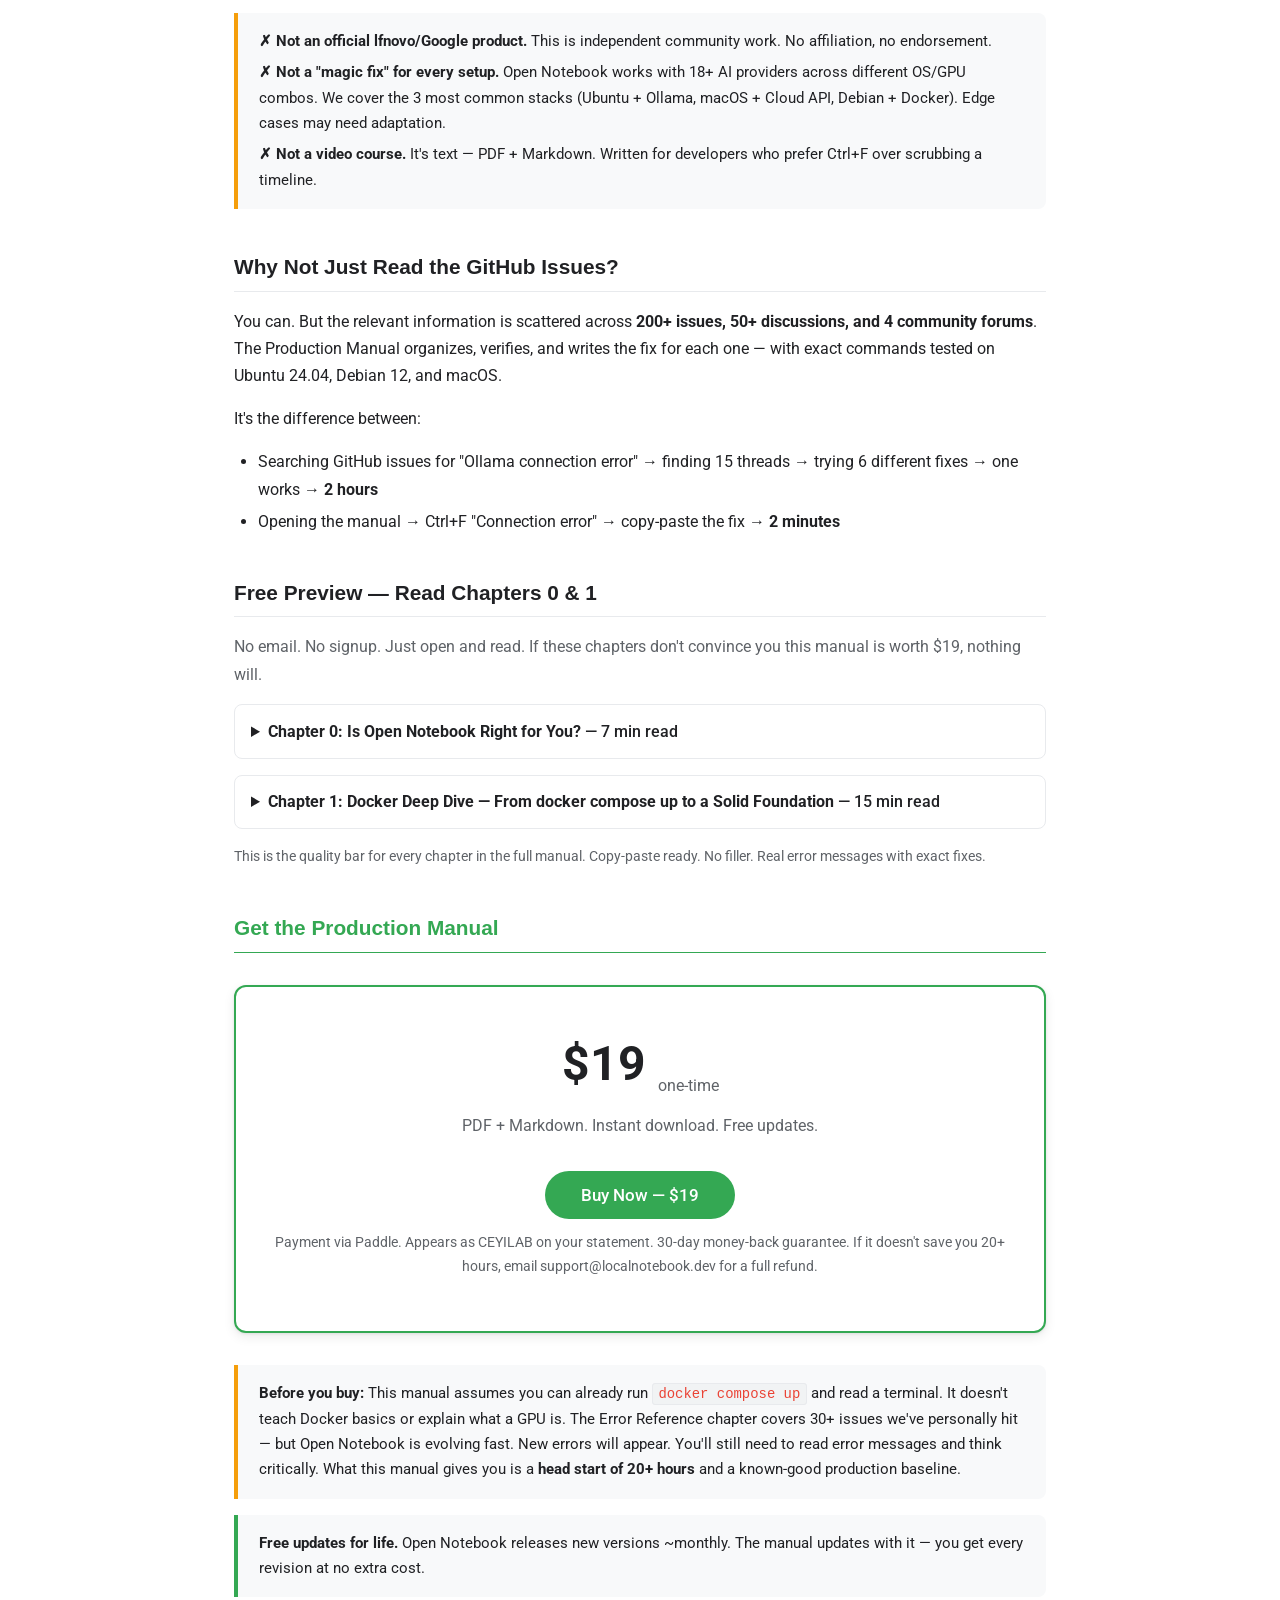
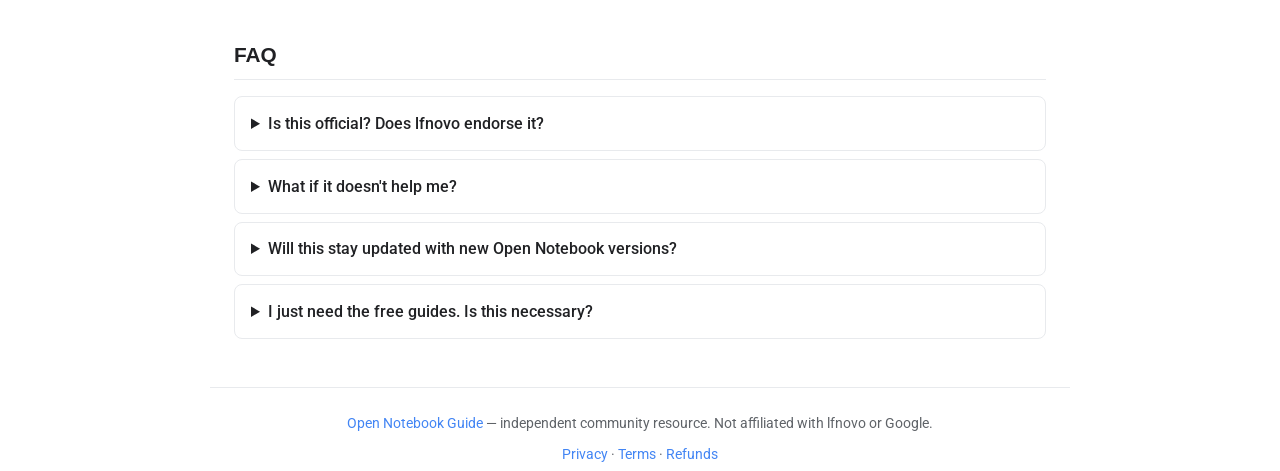
<file: production-guide/index.html>
<!DOCTYPE html>
<html lang="en">
<head>
<meta charset="UTF-8">
<meta name="viewport" content="width=device-width, initial-scale=1.0">
<title>Open Notebook Production Manual — Full Deploy Configs, 30+ Error Fixes</title>
<meta name="description" content="Production-grade deployment manual for Open Notebook. Monitoring, CI/CD, 30+ error fixes with exact solutions. PDF + Markdown, $19.">
<meta property="og:title" content="Open Notebook Production Manual — Full Deploy Configs, 30+ Error Fixes">
<meta property="og:description" content="Production-grade deployment manual. Monitoring, CI/CD, 30+ error fixes. PDF + Markdown, $19.">
<meta property="og:type" content="product">
<meta property="og:url" content="https://localnotebook.dev/production-guide/">
<meta property="og:site_name" content="Open Notebook Guide">
<meta name="twitter:card" content="summary_large_image">
<meta name="twitter:title" content="Open Notebook Production Manual — Full Deploy Configs, 30+ Error Fixes">
<meta name="twitter:description" content="Production-grade deployment manual. Monitoring, CI/CD, 30+ error fixes. PDF + Markdown, $19.">
<meta property="og:image" content="https://localnotebook.dev/assets/og-image.svg">
<meta name="twitter:image" content="https://localnotebook.dev/assets/og-image.svg">
<link rel="canonical" href="https://localnotebook.dev/production-guide/">
<link rel="icon" type="image/svg+xml" href="/assets/favicon.svg">
<link rel="icon" type="image/png" sizes="48x48" href="/assets/favicon-48.png">
<link rel="icon" type="image/png" sizes="96x96" href="/assets/favicon-96.png">
<link rel="icon" type="image/x-icon" href="/favicon.ico">
<link rel="apple-touch-icon" sizes="180x180" href="/assets/apple-touch-icon.png">
<link rel="preconnect" href="https://fonts.googleapis.com">
<link href="https://fonts.googleapis.com/css2?family=Google+Sans:wght@400;500;700&family=Roboto:wght@300;400;500;700&family=Roboto+Mono:wght@400;500&display=swap" rel="stylesheet" media="print" onload="this.media='all'">
<noscript><link href="https://fonts.googleapis.com/css2?family=Google+Sans:wght@400;500;700&family=Roboto:wght@300;400;500;700&family=Roboto+Mono:wght@400;500&display=swap" rel="stylesheet"></noscript>
<link rel="stylesheet" href="/css/style.css">
</head>
<body>

<nav class="nav">
  <a href="/" class="nav-logo">Open Notebook <span style="color:var(--text);">Guide</span></a>
  <div class="nav-links">
    <a href="/deployment/">Deployment</a>
    <a href="/hardware/">Hardware</a>
    <a href="/models/">Models</a>
    <a href="/vs-notebooklm/">vs NotebookLM</a>
    <a href="/faq/">FAQ</a>
    <a href="/production-guide/" class="current" style="color:var(--google-green);">Manual</a>
  </div>
</nav>

<main>

<section class="hero">
  <h1>From "Works on My Machine" to Works for the Whole Team.</h1>
  <p class="hero-sub"><strong>100+ pages</strong>. Full deploy configs. 30+ error fixes. Monitoring, CI/CD. Every fix copy-paste ready.</p>
  <div class="hero-actions">
    <a href="#buy" class="btn btn-accent btn-lg">Buy Now — $19</a>
  </div>
</section>

<section>
  <h2>Who This Is For</h2>
  <div class="who-grid">
    <div class="who-yes">
      <strong style="color:var(--google-green);">&#10003; You</strong> — if you've already got Open Notebook running via Docker, but don't trust it for team use yet.
    </div>
    <div class="who-yes">
      <strong style="color:var(--google-green);">&#10003; You</strong> — if you need monitoring, backups, CI/CD, and multi-user isolation before sharing it with colleagues.
    </div>
    <div class="who-no">
      <strong>&#10007; Not you</strong> — if you're just exploring for personal use. The free deployment guide is enough. This manual is overkill for tinkering.
    </div>
    <div class="who-no">
      <strong>&#10007; Not you</strong> — if you want an official supported product. This is community knowledge, not lfnovo documentation.
    </div>
  </div>
</section>

<section>
<h2>What's Inside</h2>
<p>10 chapters. Free preview: Ch 0-1. Paid manual: Ch 2-8. PDF + Markdown. Every config is copy-paste ready. Every error has an exact fix — not "check your settings," but "run this command."</p>

	<ul class="module-list">
	  <li><strong>Ch 2: Model Strategy</strong> — Per-task model routing (chat vs embedding vs TTS). Cost-optimized configs from $0 to $150/month. Ollama tuning by VRAM.</li>
	  <li><strong>Ch 3: Reverse Proxy, TLS &amp; Auth</strong> — nginx with HTTP/2, WebSocket, Let's Encrypt. Three-layer auth (password, basic auth, OAuth2). fail2ban brute-force protection.</li>
	  <li><strong>Ch 4: Production Deployment</strong> — systemd service, split Ollama+App architecture via Tailscale. K8s patterns. Hetzner/AWS/GCP cloud recipes with monthly cost estimates.</li>
	  <li><strong>Ch 5: Data Management &amp; Backup</strong> — Automated daily backups with rclone off-site (B2/S3/Drive). Tested disaster recovery procedure. Data pruning and migration scripts.</li>
	  <li><strong>Ch 6: Multi-User &amp; Team Setup</strong> — Per-team instance isolation. OAuth2 proxy with per-user identity. Cost allocation tracking. Offboarding scripts.</li>
	  <li><strong>Ch 7: API-Driven Workflows &amp; Automation</strong> — Full REST API reference. Python batch ingestion and podcast automation. n8n and Zapier recipes. Custom frontend example (Flask).</li>
	  <li><strong>Ch 8: Monitoring &amp; Maintenance</strong> — Prometheus + Grafana stack with 6 alert rules. Loki log management. Update/rollback strategy. Weekly/monthly/quarterly maintenance checklists.</li>
	</ul>
</section>

<section>
<h2>What This Is Not</h2>
<div class="callout warn">
  <ul style="list-style:none;padding:0;margin:0;">
    <li style="margin-bottom:6px;"><strong>&#10007; Not an official lfnovo/Google product.</strong> This is independent community work. No affiliation, no endorsement.</li>
    <li style="margin-bottom:6px;"><strong>&#10007; Not a "magic fix" for every setup.</strong> Open Notebook works with 18+ AI providers across different OS/GPU combos. We cover the 3 most common stacks (Ubuntu + Ollama, macOS + Cloud API, Debian + Docker). Edge cases may need adaptation.</li>
    <li><strong>&#10007; Not a video course.</strong> It's text — PDF + Markdown. Written for developers who prefer Ctrl+F over scrubbing a timeline.</li>
  </ul>
</div>
</section>

<section>
<h2>Why Not Just Read the GitHub Issues?</h2>
<p>You can. But the relevant information is scattered across <strong>200+ issues, 50+ discussions, and 4 community forums</strong>. The Production Manual organizes, verifies, and writes the fix for each one — with exact commands tested on Ubuntu 24.04, Debian 12, and macOS.</p>

<p>It's the difference between:</p>
<ul style="margin-left:1.5rem;margin-bottom:1rem;">
  <li style="margin-bottom:.3rem;">Searching GitHub issues for "Ollama connection error" → finding 15 threads → trying 6 different fixes → one works → <strong>2 hours</strong></li>
  <li style="margin-bottom:.3rem;">Opening the manual → Ctrl+F "Connection error" → copy-paste the fix → <strong>2 minutes</strong></li>
</ul>
</section>

<section>
<h2>Free Preview — Read Chapters 0 &amp; 1</h2>
<p style="color:var(--text-muted);margin-bottom:1rem;">No email. No signup. Just open and read. If these chapters don't convince you this manual is worth $19, nothing will.</p>

<details style="margin-bottom:1rem;">
<summary><strong>Chapter 0: Is Open Notebook Right for You?</strong> &mdash; 7 min read</summary>
<div class="faq-answer" style="padding-top:1rem;">

<p>Open Notebook is an open-source, self-hosted alternative to Google NotebookLM. It ingests documents (PDFs, URLs, YouTube transcripts, audio), indexes them with embeddings, and lets you chat with your content — plus generate multi-speaker AI podcasts. It supports 18+ AI providers instead of just Gemini, has no 50-source limit, and can run entirely offline.</p>

<p>The question isn't whether it's good. The question is whether you should deploy it.</p>

<h3>The 2-Minute Test</h3>
<pre>mkdir open-notebook && cd open-notebook
curl -O https://raw.githubusercontent.com/lfnovo/open-notebook/main/docker-compose.yml
# Change the encryption key to your own secret string
sed -i 's/change-me-to-a-secret-string/a-random-string-you-pick-now/' docker-compose.yml
docker compose up -d</pre>
<p>Open <code>http://localhost:8502</code>. On first run, Docker downloads the images (~30 seconds to 2 minutes depending on your connection). Once the interface appears, you've deployed Open Notebook.</p>

<h3>The Honest Comparison</h3>
<table>
<thead><tr><th>Dimension</th><th>Open Notebook</th><th>NotebookLM</th></tr></thead>
<tbody>
<tr><td>Data privacy</td><td>Full local mode (Ollama). Cloud APIs see query text only.</td><td>Everything on Google's servers.</td></tr>
<tr><td>Setup time</td><td>2 min Docker (cloud API). 15-30 min (Ollama). 1-2 hrs (production).</td><td>0 min. Sign in.</td></tr>
<tr><td>AI providers</td><td>18+ (OpenAI, Claude, Ollama, Groq, DeepSeek, ElevenLabs...)</td><td>Gemini only.</td></tr>
<tr><td>Source limits</td><td>No hard cap. Storage + context window only.</td><td>50 sources per notebook. 500K words per source.</td></tr>
<tr><td>Podcast generation</td><td>1-4 speakers. Custom voice profiles. Editable prompts.</td><td>2 speakers. "Live host" mode.</td></tr>
<tr><td>API access</td><td>Full REST API on port 5055.</td><td>None.</td></tr>
<tr><td>Citations</td><td>Basic (acknowledged weakness).</td><td>Excellent. Exact passages highlighted.</td></tr>
<tr><td>Cost</td><td>$0-$30/user/month (API) or $0 (Ollama) + infra.</td><td>Free tier. Plus: ~$20/month/user.</td></tr>
<tr><td>Offline</td><td>Yes, with Ollama.</td><td>No.</td></tr>
</tbody>
</table>

<h4>vs AnythingLLM</h4>
<p>AnythingLLM (also open source) is similar — but Open Notebook's podcast/audio overview feature is the differentiator. If you don't need podcast generation, AnythingLLM has a more polished UI and easier setup. If you do need podcasts, Open Notebook is the clear winner.</p>

<h4>vs PrivateGPT</h4>
<p>PrivateGPT focuses on document Q&A with guaranteed local processing. It's lighter but has no podcast feature, no multi-model routing, and a more basic UI. Open Notebook is the full research workspace; PrivateGPT is the focused document chatbot.</p>

<h3>Who Should Self-Host</h3>
<p><strong>Do it if:</strong></p>
<ul>
<li>You handle sensitive documents (legal, medical, proprietary code) and can't upload them to Google</li>
<li>You want API access to automate document processing in your workflow</li>
<li>You've hit NotebookLM's 50-source cap and still have 100 more papers to ingest</li>
<li>You need podcasts with more than 2 speakers or custom voice profiles</li>
<li>You want to use Claude or GPT-4o for analysis quality that Gemini can't match</li>
<li>You're building a product and need a white-label document AI backend</li>
</ul>
<p><strong>Skip it if:</strong></p>
<ul>
<li>You use NotebookLM casually and have no compliance requirements</li>
<li>You don't want to spend 1-2 hours on initial setup and ongoing maintenance</li>
<li>You need production-quality citations (Open Notebook's citations are basic)</li>
<li>You just need a chatbot for a few PDFs (use ChatGPT file upload or Claude Projects)</li>
</ul>

<h3>The $0 vs $30 vs $150 Setup</h3>
<table>
<thead><tr><th></th><th>$0/month</th><th>$30/month</th><th>$150/month</th></tr></thead>
<tbody>
<tr><td>Chat model</td><td>Ollama (gpt-oss:20b)</td><td>Groq (llama-3.3-70b)</td><td>Claude Sonnet</td></tr>
<tr><td>Embedding</td><td>Ollama (nomic-embed-text)</td><td>OpenAI (text-embedding-3-small)</td><td>Same</td></tr>
<tr><td>Podcast TTS</td><td>Offline (no podcasts)</td><td>ElevenLabs</td><td>ElevenLabs</td></tr>
<tr><td>Good for</td><td>Solo privacy use</td><td>Solo/2-person, good quality</td><td>Full team, best quality</td></tr>
<tr><td>GPU needed</td><td>Yes (12GB+ VRAM)</td><td>No</td><td>No</td></tr>
</tbody>
</table>
<p style="font-size:.9rem;color:var(--text-muted);">Note: Groq offers a generous free tier — most solo users won't hit $30/month under normal usage. The $30 figure is a conservative ceiling.</p>
</div>
</details>

<details>
<summary><strong>Chapter 1: Docker Deep Dive — From docker compose up to a Solid Foundation</strong> &mdash; 15 min read</summary>
<div class="faq-answer" style="padding-top:1rem;">

<p>Chapter 0 gave you a 2-minute quickstart. This chapter explains every single line you just ran, so when something breaks at 2 AM, you know exactly where to look.</p>

<h3>The Full docker-compose.yml — Line by Line</h3>
<p>Here's the actual compose file from lfnovo/open-notebook, annotated:</p>

<pre>services:
  # ── SERVICE 1: SurrealDB (Database) ──
  surrealdb:
    image: surrealdb/surrealdb:v2
    command: start --log info \
      --user ${SURREAL_USER:-root} \
      --pass ${SURREAL_PASSWORD:-root} \
      rocksdb:/mydata/mydatabase.db
    user: root  # Required for bind mounts on Linux
    ports:
      - "8000:8000"
    volumes:
      - ./surreal_data:/mydata     # All notebooks, notes, chat history
    environment:
      - SURREAL_EXPERIMENTAL_GRAPHQL=true
    restart: always
    pull_policy: always

  # ── SERVICE 2: Open Notebook App ──
  open_notebook:
    image: lfnovo/open_notebook:v1-latest
    ports:
      - "8502:8502"  # Web UI
      - "5055:5055"  # REST API
    volumes:
      - ./notebook_data:/app/data   # Uploaded files, processed docs
    environment:
      # REQUIRED: Change this to your own secret string
      - OPEN_NOTEBOOK_ENCRYPTION_KEY=change-me-to-a-secret-string
      # Database connection
      - SURREAL_URL=ws://surrealdb:8000/rpc
      - SURREAL_USER=${SURREAL_USER:-root}
      - SURREAL_PASSWORD=${SURREAL_PASSWORD:-root}
      - SURREAL_NAMESPACE=open_notebook
      - SURREAL_DATABASE=open_notebook
    depends_on:
      - surrealdb
    restart: always
    pull_policy: always</pre>

<ul style="font-size:.93rem;color:var(--text-muted);">
<li>No <code>version:</code> key — Docker Compose V2 doesn't need it.</li>
<li>DB service starts first (<code>depends_on</code>), but the app retries internally on startup.</li>
<li><code>user: root</code> on SurrealDB is intentional — Linux bind mounts default to root ownership.</li>
<li>No AI provider keys here. Configure them via the UI at <strong>Settings → API Keys</strong>. The old env-var approach is deprecated.</li>
</ul>

<h3>What Each Volume Actually Stores</h3>
<table>
<thead><tr><th>Path</th><th>Contents</th><th>Backup Priority</th></tr></thead>
<tbody>
<tr><td><code>./surreal_data/</code></td><td>Every notebook, note, chat message, source metadata</td><td><span style="color:var(--danger);">CRITICAL</span></td></tr>
<tr><td><code>./notebook_data/</code></td><td>Raw uploaded files (PDFs, audio), processed chunks</td><td><span style="color:var(--warn);">HIGH</span></td></tr>
</tbody>
</table>
<p>You can delete <code>./notebook_data/</code> and re-upload documents without losing your research structure. You absolutely cannot delete <code>./surreal_data/</code>.</p>

<h3>The Networking Model</h3>
<p>Inside Docker's default bridge network, services reach each other by container name:</p>
<pre>open_notebook → surrealdb    via ws://surrealdb:8000/rpc    ← Docker DNS
open_notebook → ollama       via http://ollama:11434         ← Docker DNS
your browser  → open_notebook via http://localhost:8502      ← Host port mapping</pre>

<div class="callout warn">
<strong>This is the #1 source of first-time errors.</strong> When adding Ollama in the Settings UI, use <code>http://ollama:11434</code> — not <code>http://localhost:11434</code>. Inside the container, <code>localhost</code> points to the container itself.
</div>

<h3>Adding Ollama to the Stack</h3>
<pre>  ollama:
    image: ollama/ollama:latest
    container_name: open-notebook-ollama
    ports:
      - "11434:11434"
    volumes:
      - ./ollama_data:/root/.ollama
    deploy:
      resources:
        reservations:
          devices:
            - driver: nvidia
              count: all
              capabilities: [gpu]
    restart: always
    pull_policy: always</pre>
<p>If you're on CPU-only or Apple Silicon, remove the entire <code>deploy.resources</code> block.</p>

<h3>The First-Run Checklist</h3>
<pre># 1. All services running?
docker compose ps

# 2. Web UI accessible?
curl -I http://localhost:8502

# 3. API responding?
curl http://localhost:5055/api/health

# 4. Database connected?
docker compose logs surrealdb | grep -i "started"

# 5. Ollama model loaded (if using Ollama)?
curl http://localhost:11434/api/tags

# 6. ENCRYPTION_KEY changed from default?
docker compose exec open_notebook env | grep ENCRYPTION_KEY

# 7. Disk space adequate?
df -h ./surreal_data ./notebook_data ./ollama_data</pre>

<h3>Five Common First-Run Errors (And Their Exact Fixes)</h3>

<h4>Error 1: Ports are not available</h4>
<pre>sudo lsof -i :8502
# Change host port: "8503:8502" → access on :8503</pre>

<h4>Error 2: PermissionError on SurrealDB</h4>
<p>The SurrealDB container runs as root by default (<code>user: root</code> in compose), which is correct for Linux bind mounts. If you've changed this:</p>
<pre>sudo chown -R 1000:1000 ./surreal_data</pre>

<h4>Error 3: Ollama embedding — Connection error, but chat works</h4>
<p>This is the Esperanto library bug (<a href="https://github.com/lfnovo/open-notebook/issues/655" target="_blank">Issue #655</a>). In <strong>Settings → API Keys → Ollama</strong>, verify the Base URL is set correctly. If the embedding-specific URL field is available, set it explicitly. Workaround: use a cloud embedding provider (OpenAI <code>text-embedding-3-small</code> or Voyage AI) at &lt; $0.01 per 1000 documents.</p>

<h4>Error 4: CUDA out of memory</h4>
<table>
<thead><tr><th>GPU VRAM</th><th>Model size</th><th>Recommended num_ctx</th></tr></thead>
<tbody>
<tr><td>12 GB</td><td>20B</td><td>2048</td></tr>
<tr><td>24 GB</td><td>20B</td><td>8192</td></tr>
<tr><td>12 GB</td><td>8B</td><td>8192 (recommended)</td></tr>
<tr><td>8 GB</td><td>8B</td><td>4096</td></tr>
</tbody>
</table>

<h4>Error 5: WebSocket connection to SurrealDB failed</h4>
<pre>docker compose exec open_notebook sh -c "wget -qO- http://surrealdb:8000/health"
docker compose ps  # Verify both services are Up</pre>

<h3>SurrealDB: Quick Backup/Restore</h3>
<pre># Backup
docker compose exec surrealdb surreal export \
  --conn http://localhost:8000 --user root --pass root \
  --ns open_notebook --db open_notebook \
  > backup-$(date +%Y%m%d).surql

# Restore
cat backup-20260625.surql | docker compose exec -T surrealdb surreal import \
  --conn http://localhost:8000 --user root --pass root \
  --ns open_notebook --db open_notebook</pre>
</div>
</details>

<p style="color:var(--text-muted);margin-top:1rem;font-size:.9rem;">This is the quality bar for every chapter in the full manual. Copy-paste ready. No filler. Real error messages with exact fixes.</p>
</section>

<section id="buy">
<h2 style="color:var(--google-green); border-color:var(--google-green);">Get the Production Manual</h2>

<div class="pricing-box">
  <div class="price">$19 <sub>one-time</sub></div>
  <p style="color:var(--text-muted);margin-top:8px;">PDF + Markdown. Instant download. Free updates.</p>
  <button onclick="Paddle.Checkout.open({settings:{successUrl:'https://localnotebook.dev/thanks/'},items:[{priceId:'pri_01kvzvsdcf4deb04pnxbfcq7wa',quantity:1}]})" class="btn btn-accent btn-lg" style="margin-top:1rem;font-family:inherit;cursor:pointer;">Buy Now — $19</button>
  <p class="guarantee">Payment via Paddle. Appears as CEYILAB on your statement. 30-day money-back guarantee. If it doesn't save you 20+ hours, email support@localnotebook.dev for a full refund.</p>
</div>

<div class="callout warn" style="text-align:left;margin-top:20px;">
  <strong>Before you buy:</strong> This manual assumes you can already run <code>docker compose up</code> and read a terminal. It doesn't teach Docker basics or explain what a GPU is. The Error Reference chapter covers 30+ issues we've personally hit — but Open Notebook is evolving fast. New errors will appear. You'll still need to read error messages and think critically. What this manual gives you is a <strong>head start of 20+ hours</strong> and a known-good production baseline.
</div>

<div class="callout ok">
  <strong>Free updates for life.</strong> Open Notebook releases new versions ~monthly. The manual updates with it — you get every revision at no extra cost.
</div>
</section>

<section>
<h2>FAQ</h2>

<details>
<summary>Is this official? Does lfnovo endorse it?</summary>
<div class="faq-answer">
  <p>No. This is an independent community resource. Not affiliated with or endorsed by lfnovo or Google. It's built from real-world deployment experience — running Open Notebook in production for document research.</p>
</div>
</details>

<details>
<summary>What if it doesn't help me?</summary>
<div class="faq-answer">
  <p>Email support@localnotebook.dev within 30 days for a full refund. No questions asked. We mean it — if the manual doesn't save you 20+ hours, you shouldn't pay for it.</p>
</div>
</details>

<details>
<summary>Will this stay updated with new Open Notebook versions?</summary>
<div class="faq-answer">
  <p>Yes. You get all future updates at no extra cost. When Open Notebook ships a breaking change or new feature, the manual is updated within 2 weeks.</p>
</div>
</details>

<details>
<summary>I just need the free guides. Is this necessary?</summary>
<div class="faq-answer">
  <p>For personal use with cloud APIs, the free deployment guide is enough. If you're deploying for a team, running local models, or need it to work reliably day after day — that's when the 30+ error fixes, monitoring setup, and CI/CD templates pay for themselves.</p>
</div>
</details>
</section>

</main>

<footer class="footer">
  <p><a href="/">Open Notebook Guide</a> — independent community resource. Not affiliated with lfnovo or Google.</p>
  <p style="margin-top:.5rem;">
    <a href="/privacy/">Privacy</a> &middot;
    <a href="/terms/">Terms</a> &middot;
    <a href="/refunds/">Refunds</a>
  </p>
</footer>
<script src="https://cdn.paddle.com/paddle/v2/paddle.js"></script>
<script>Paddle.Initialize({token:'live_819aeeac3da5bf8129c473909ec',eventCallback:function(data){if(data.name==='checkout.completed'){window.location.href='https://localnotebook.dev/thanks/';}}});</script>
</body>
</html>
</file>
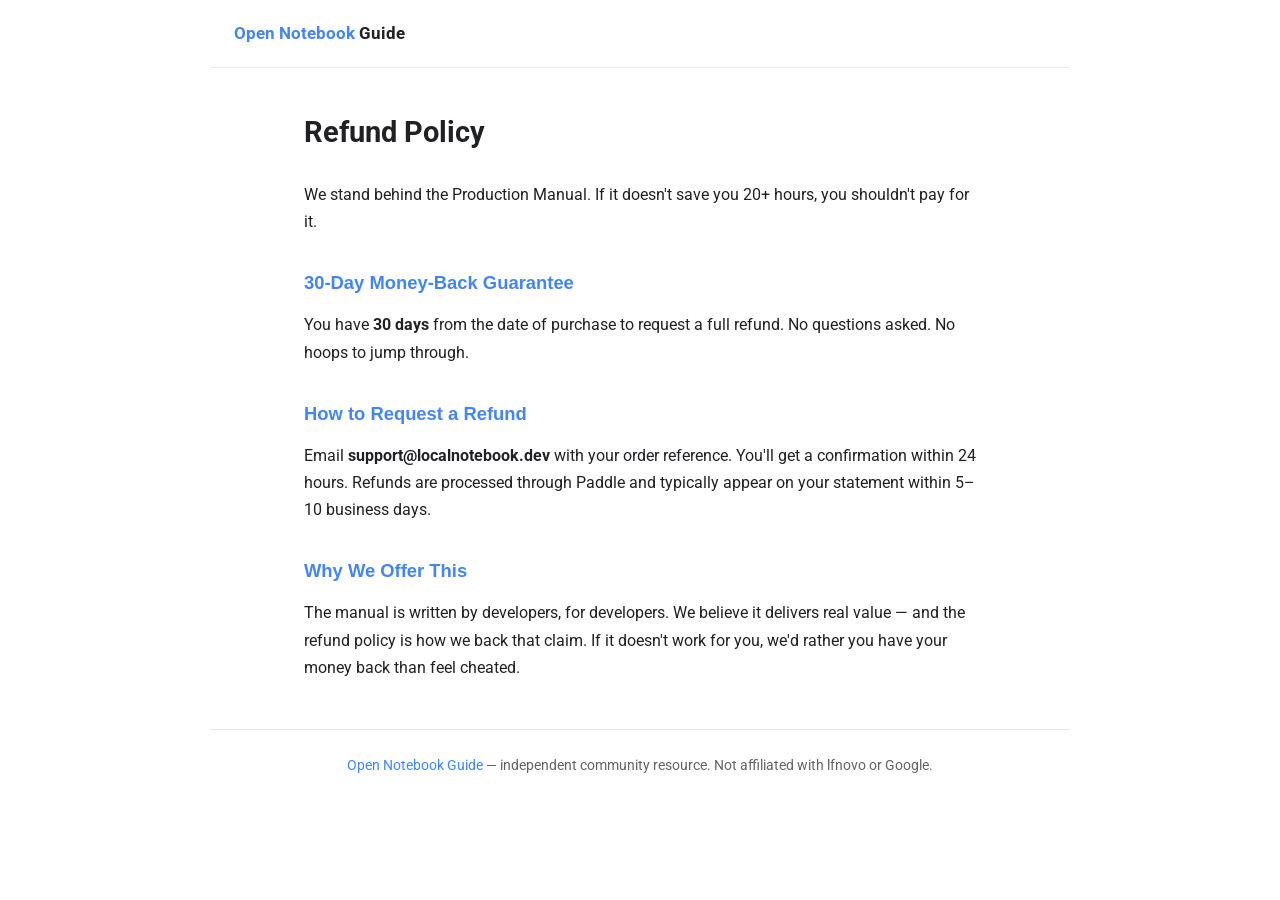
<file: refunds/index.html>
<!DOCTYPE html>
<html lang="en">
<head>
<meta charset="UTF-8">
<meta name="viewport" content="width=device-width, initial-scale=1.0">
<title>Refund Policy — Open Notebook Guide</title>
<meta name="robots" content="noindex, nofollow">
<link rel="icon" type="image/svg+xml" href="/assets/favicon.svg">
<link rel="icon" type="image/png" sizes="48x48" href="/assets/favicon-48.png">
<link rel="icon" type="image/png" sizes="96x96" href="/assets/favicon-96.png">
<link rel="icon" type="image/x-icon" href="/favicon.ico">
<link rel="apple-touch-icon" sizes="180x180" href="/assets/apple-touch-icon.png">
<link rel="preconnect" href="https://fonts.googleapis.com">
<link href="https://fonts.googleapis.com/css2?family=Google+Sans:wght@400;500;700&family=Roboto:wght@300;400;500;700&display=swap" rel="stylesheet" media="print" onload="this.media='all'">
<noscript><link href="https://fonts.googleapis.com/css2?family=Google+Sans:wght@400;500;700&family=Roboto:wght@300;400;500;700&display=swap" rel="stylesheet"></noscript>
<link rel="stylesheet" href="/css/style.css">
<style>
  .legal { max-width: 720px; margin: 0 auto; padding: 0 24px; }
  .legal h1 { font-size: 1.8rem; margin: 2.5rem 0 1.5rem; }
  .legal h2 { font-size: 1.15rem; margin: 2rem 0 .8rem; color: var(--google-blue); border: none; padding: 0; }
  .legal p { margin-bottom: 1rem; }
  .legal ul { margin: 0 0 1rem 1.5rem; }
  .legal li { margin-bottom: .4rem; }
</style>
</head>
<body>

<nav class="nav">
  <a href="/" class="nav-logo">Open Notebook <span style="color:var(--text);">Guide</span></a>
</nav>

<main class="legal">
<h1>Refund Policy</h1>
<p>We stand behind the Production Manual. If it doesn't save you 20+ hours, you shouldn't pay for it.</p>

<h2>30-Day Money-Back Guarantee</h2>
<p>You have <strong>30 days</strong> from the date of purchase to request a full refund. No questions asked. No hoops to jump through.</p>

<h2>How to Request a Refund</h2>
<p>Email <strong>support@localnotebook.dev</strong> with your order reference. You'll get a confirmation within 24 hours. Refunds are processed through Paddle and typically appear on your statement within 5–10 business days.</p>

<h2>Why We Offer This</h2>
<p>The manual is written by developers, for developers. We believe it delivers real value — and the refund policy is how we back that claim. If it doesn't work for you, we'd rather you have your money back than feel cheated.</p>
</main>

<footer class="footer">
  <p><a href="/">Open Notebook Guide</a> — independent community resource. Not affiliated with lfnovo or Google.</p>
</footer>

</body>
</html>
</file>
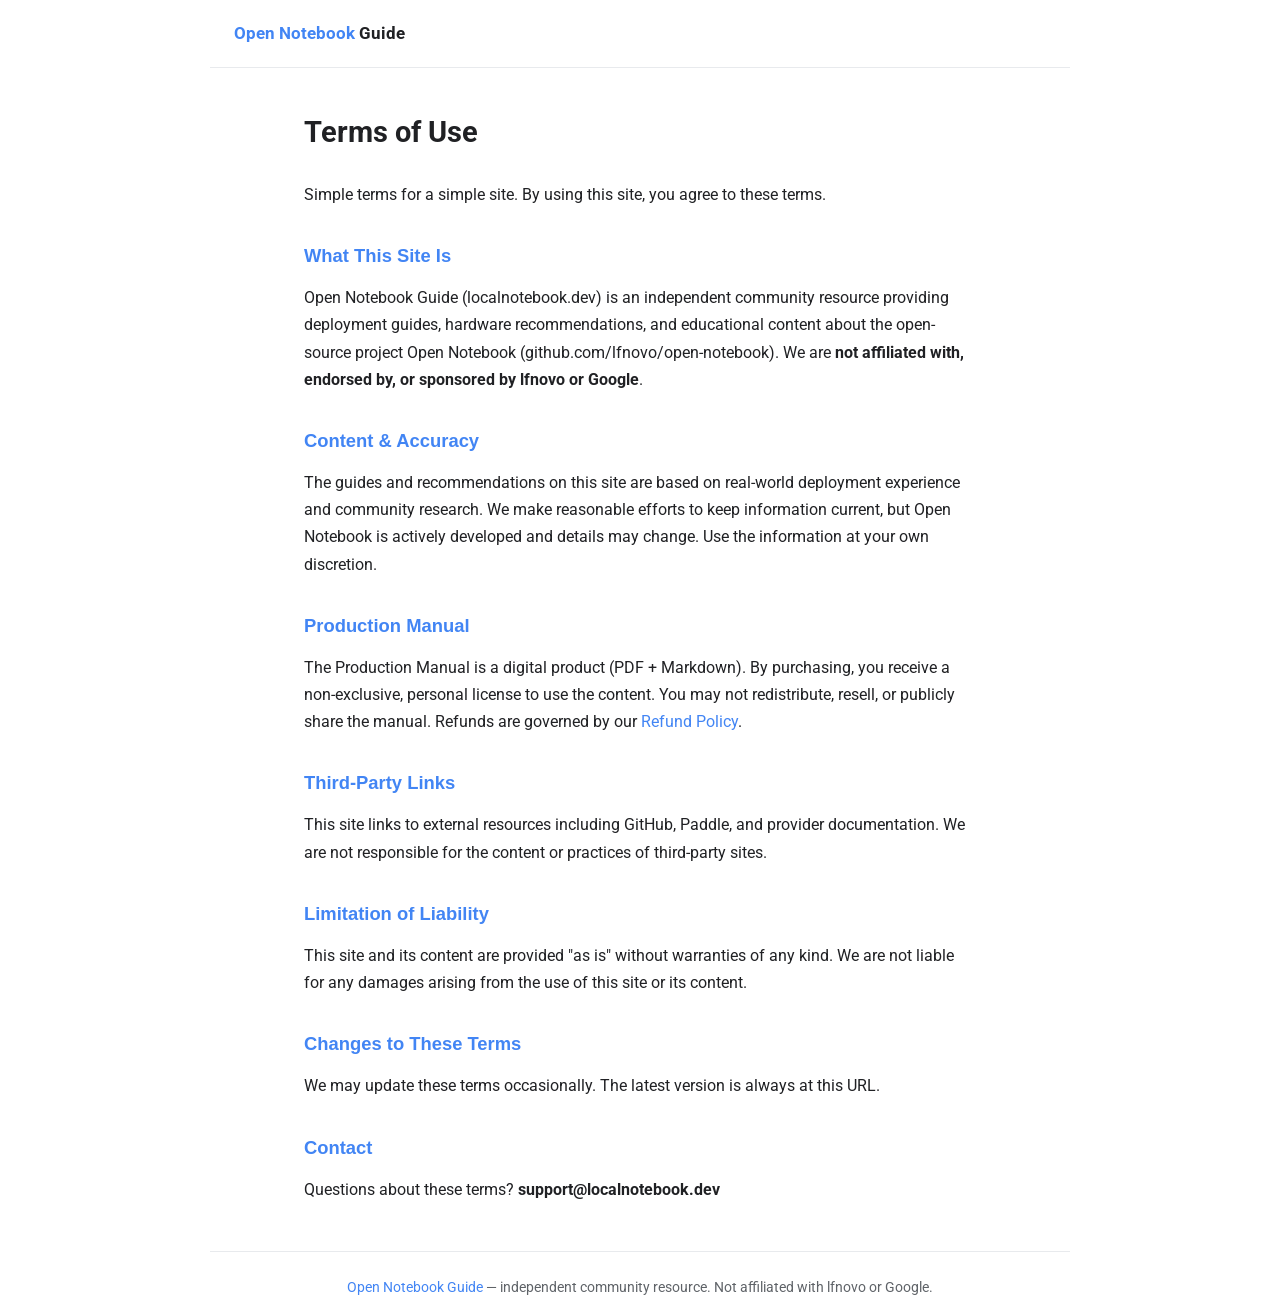
<file: terms/index.html>
<!DOCTYPE html>
<html lang="en">
<head>
<meta charset="UTF-8">
<meta name="viewport" content="width=device-width, initial-scale=1.0">
<title>Terms of Use — Open Notebook Guide</title>
<meta name="robots" content="noindex, nofollow">
<link rel="icon" type="image/svg+xml" href="/assets/favicon.svg">
<link rel="icon" type="image/png" sizes="48x48" href="/assets/favicon-48.png">
<link rel="icon" type="image/png" sizes="96x96" href="/assets/favicon-96.png">
<link rel="icon" type="image/x-icon" href="/favicon.ico">
<link rel="apple-touch-icon" sizes="180x180" href="/assets/apple-touch-icon.png">
<link rel="preconnect" href="https://fonts.googleapis.com">
<link href="https://fonts.googleapis.com/css2?family=Google+Sans:wght@400;500;700&family=Roboto:wght@300;400;500;700&display=swap" rel="stylesheet" media="print" onload="this.media='all'">
<noscript><link href="https://fonts.googleapis.com/css2?family=Google+Sans:wght@400;500;700&family=Roboto:wght@300;400;500;700&display=swap" rel="stylesheet"></noscript>
<link rel="stylesheet" href="/css/style.css">
<style>
  .legal { max-width: 720px; margin: 0 auto; padding: 0 24px; }
  .legal h1 { font-size: 1.8rem; margin: 2.5rem 0 1.5rem; }
  .legal h2 { font-size: 1.15rem; margin: 2rem 0 .8rem; color: var(--google-blue); border: none; padding: 0; }
  .legal p { margin-bottom: 1rem; }
  .legal ul { margin: 0 0 1rem 1.5rem; }
  .legal li { margin-bottom: .4rem; }
</style>
</head>
<body>

<nav class="nav">
  <a href="/" class="nav-logo">Open Notebook <span style="color:var(--text);">Guide</span></a>
</nav>

<main class="legal">
<h1>Terms of Use</h1>
<p>Simple terms for a simple site. By using this site, you agree to these terms.</p>

<h2>What This Site Is</h2>
<p>Open Notebook Guide (localnotebook.dev) is an independent community resource providing deployment guides, hardware recommendations, and educational content about the open-source project Open Notebook (github.com/lfnovo/open-notebook). We are <strong>not affiliated with, endorsed by, or sponsored by lfnovo or Google</strong>.</p>

<h2>Content & Accuracy</h2>
<p>The guides and recommendations on this site are based on real-world deployment experience and community research. We make reasonable efforts to keep information current, but Open Notebook is actively developed and details may change. Use the information at your own discretion.</p>

<h2>Production Manual</h2>
<p>The Production Manual is a digital product (PDF + Markdown). By purchasing, you receive a non-exclusive, personal license to use the content. You may not redistribute, resell, or publicly share the manual. Refunds are governed by our <a href="/refunds/">Refund Policy</a>.</p>

<h2>Third-Party Links</h2>
<p>This site links to external resources including GitHub, Paddle, and provider documentation. We are not responsible for the content or practices of third-party sites.</p>

<h2>Limitation of Liability</h2>
<p>This site and its content are provided "as is" without warranties of any kind. We are not liable for any damages arising from the use of this site or its content.</p>

<h2>Changes to These Terms</h2>
<p>We may update these terms occasionally. The latest version is always at this URL.</p>

<h2>Contact</h2>
<p>Questions about these terms? <strong>support@localnotebook.dev</strong></p>
</main>

<footer class="footer">
  <p><a href="/">Open Notebook Guide</a> — independent community resource. Not affiliated with lfnovo or Google.</p>
</footer>

</body>
</html>
</file>
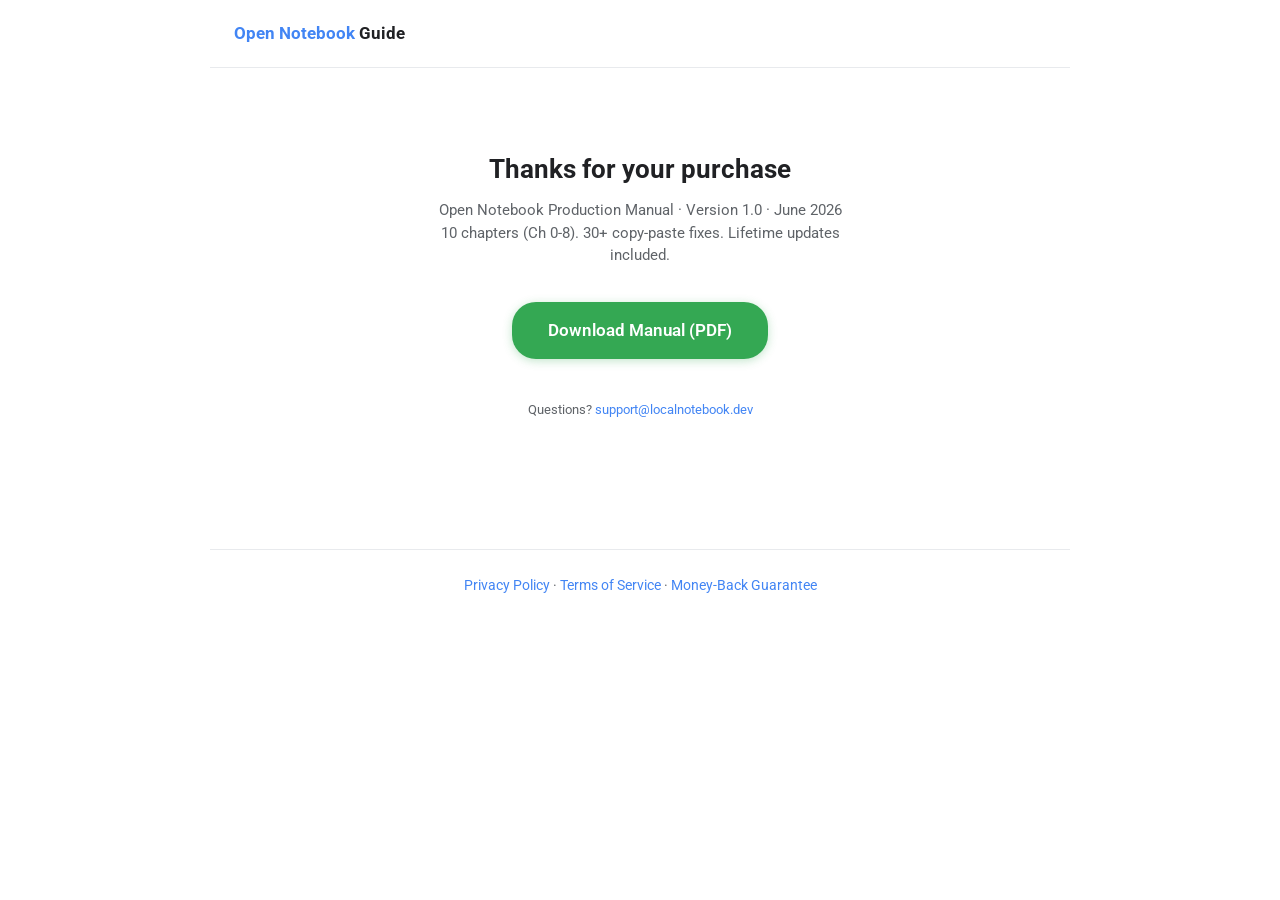
<file: thanks/index.html>
<!DOCTYPE html>
<html lang="en">
<head>
  <meta charset="UTF-8">
  <meta name="viewport" content="width=device-width, initial-scale=1.0">
  <title>Your Download — Open Notebook Guide</title>
  <meta name="robots" content="noindex">
  <link rel="preconnect" href="https://fonts.googleapis.com">
  <link rel="preconnect" href="https://fonts.gstatic.com" crossorigin>
  <link href="https://fonts.googleapis.com/css2?family=Google+Sans:wght@400;500;700&family=Roboto:wght@300;400;500;700&family=Roboto+Mono:wght@400;500&display=swap" rel="stylesheet" media="print" onload="this.media='all'">
  <noscript><link href="https://fonts.googleapis.com/css2?family=Google+Sans:wght@400;500;700&family=Roboto:wght@300;400;500;700&family=Roboto+Mono:wght@400;500&display=swap" rel="stylesheet"></noscript>
  <link rel="stylesheet" href="/css/style.css">
  <link rel="icon" type="image/svg+xml" href="/assets/favicon.svg">
  <link rel="icon" type="image/png" sizes="48x48" href="/assets/favicon-48.png">
  <link rel="icon" type="image/png" sizes="96x96" href="/assets/favicon-96.png">
  <link rel="icon" type="image/x-icon" href="/favicon.ico">
  <link rel="apple-touch-icon" sizes="180x180" href="/assets/apple-touch-icon.png">
  <style>
    .thanks { text-align: center; max-width: 500px; margin: 0 auto; padding: 80px 24px 64px; }
    .thanks h1 { font-size: 1.6rem; margin-bottom: 8px; }
    .thanks .hint { color: var(--text-muted); font-size: .93rem; margin-bottom: 36px; line-height: 1.5; }
    .help { color: var(--text-muted); font-size: .82rem; margin-top: 40px; }
    .help a { color: var(--google-blue); }
  </style>
</head>
<body>
  <nav class="nav">
    <a href="/" class="nav-logo">Open Notebook <span style="color:var(--text);">Guide</span></a>
  </nav>
  <main class="thanks">
    <h1>Thanks for your purchase</h1>
    <p class="hint">Open Notebook Production Manual · Version 1.0 · June 2026<br>10 chapters (Ch 0-8). 30+ copy-paste fixes. Lifetime updates included.</p>
    <a href="/downloads/open-notebook-manual-7k2m.pdf" download class="btn-dl">Download Manual (PDF)</a>
    <p class="help">Questions? <a href="mailto:support@localnotebook.dev">support@localnotebook.dev</a></p>
  </main>
  <footer class="footer">
    <p><a href="/privacy/">Privacy Policy</a> &middot; <a href="/terms/">Terms of Service</a> &middot; <a href="/refunds/">Money-Back Guarantee</a></p>
  </footer>
</body>
</html>
</file>
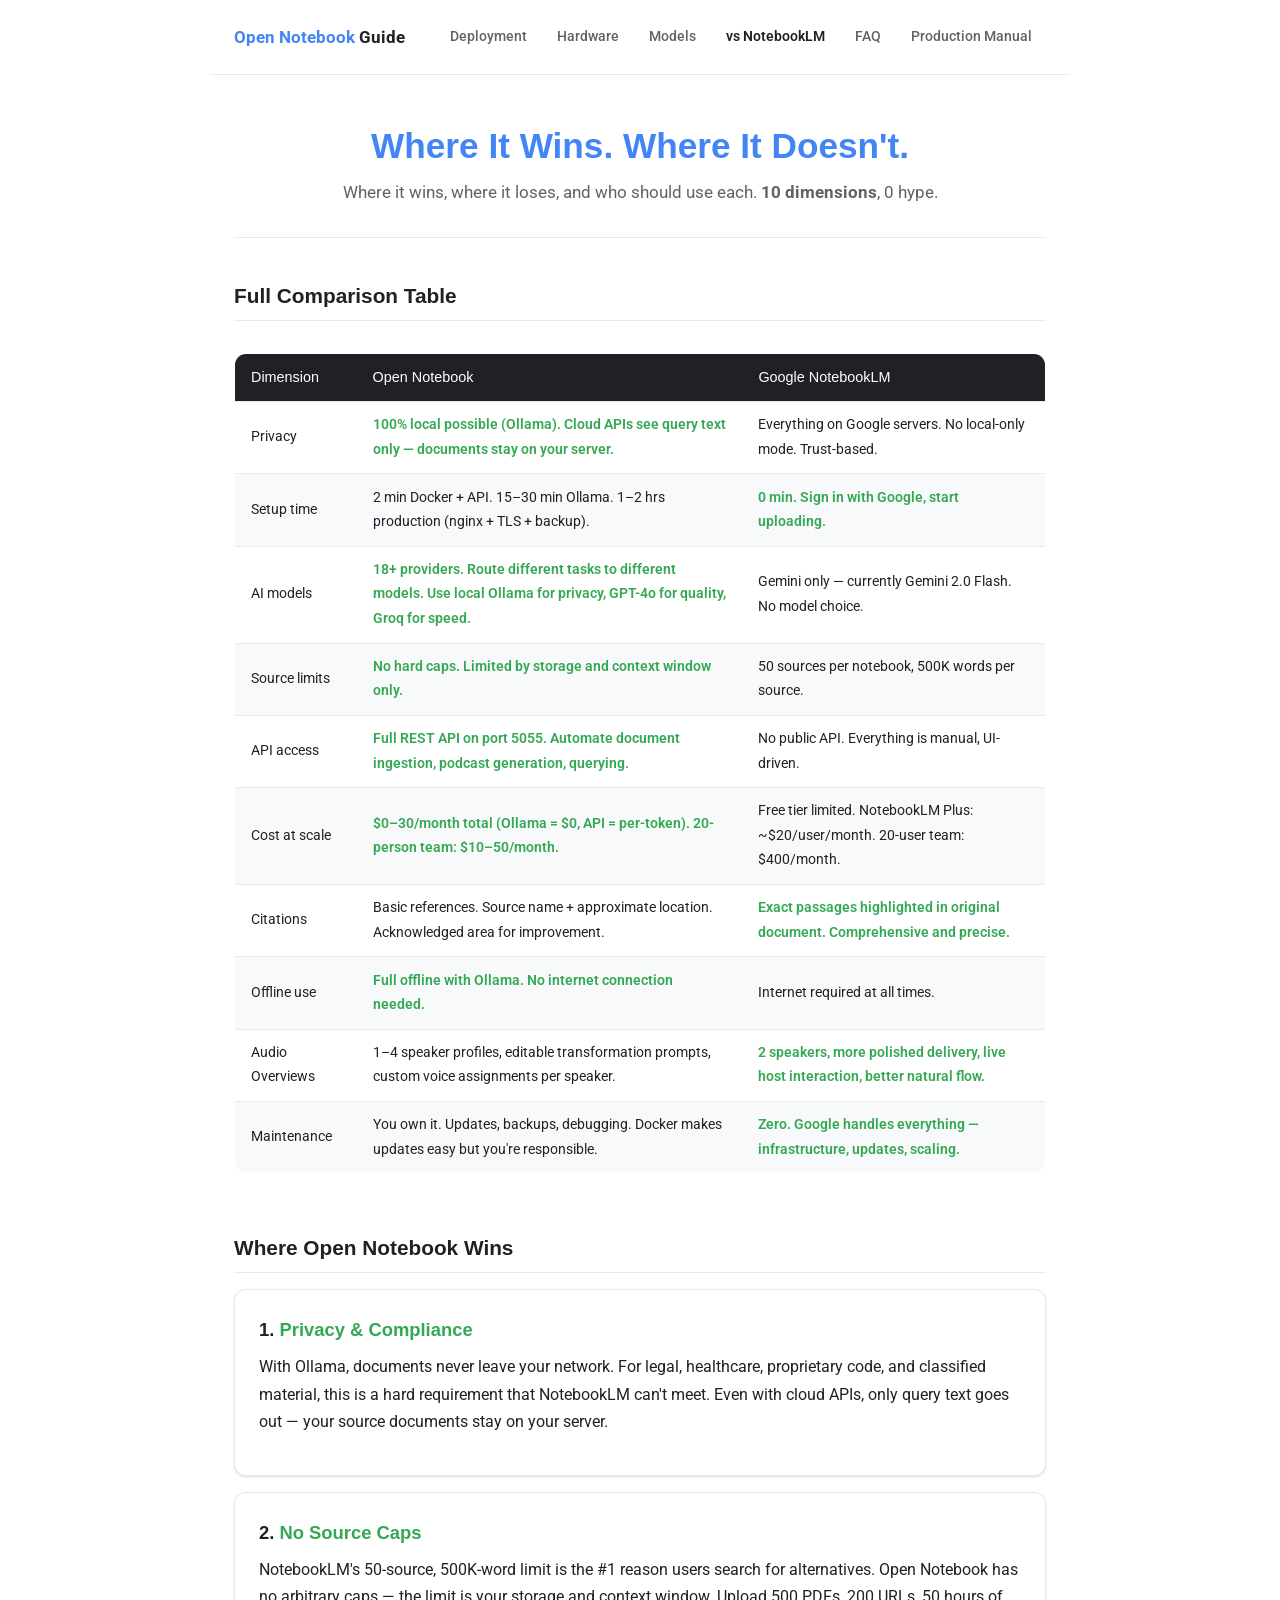
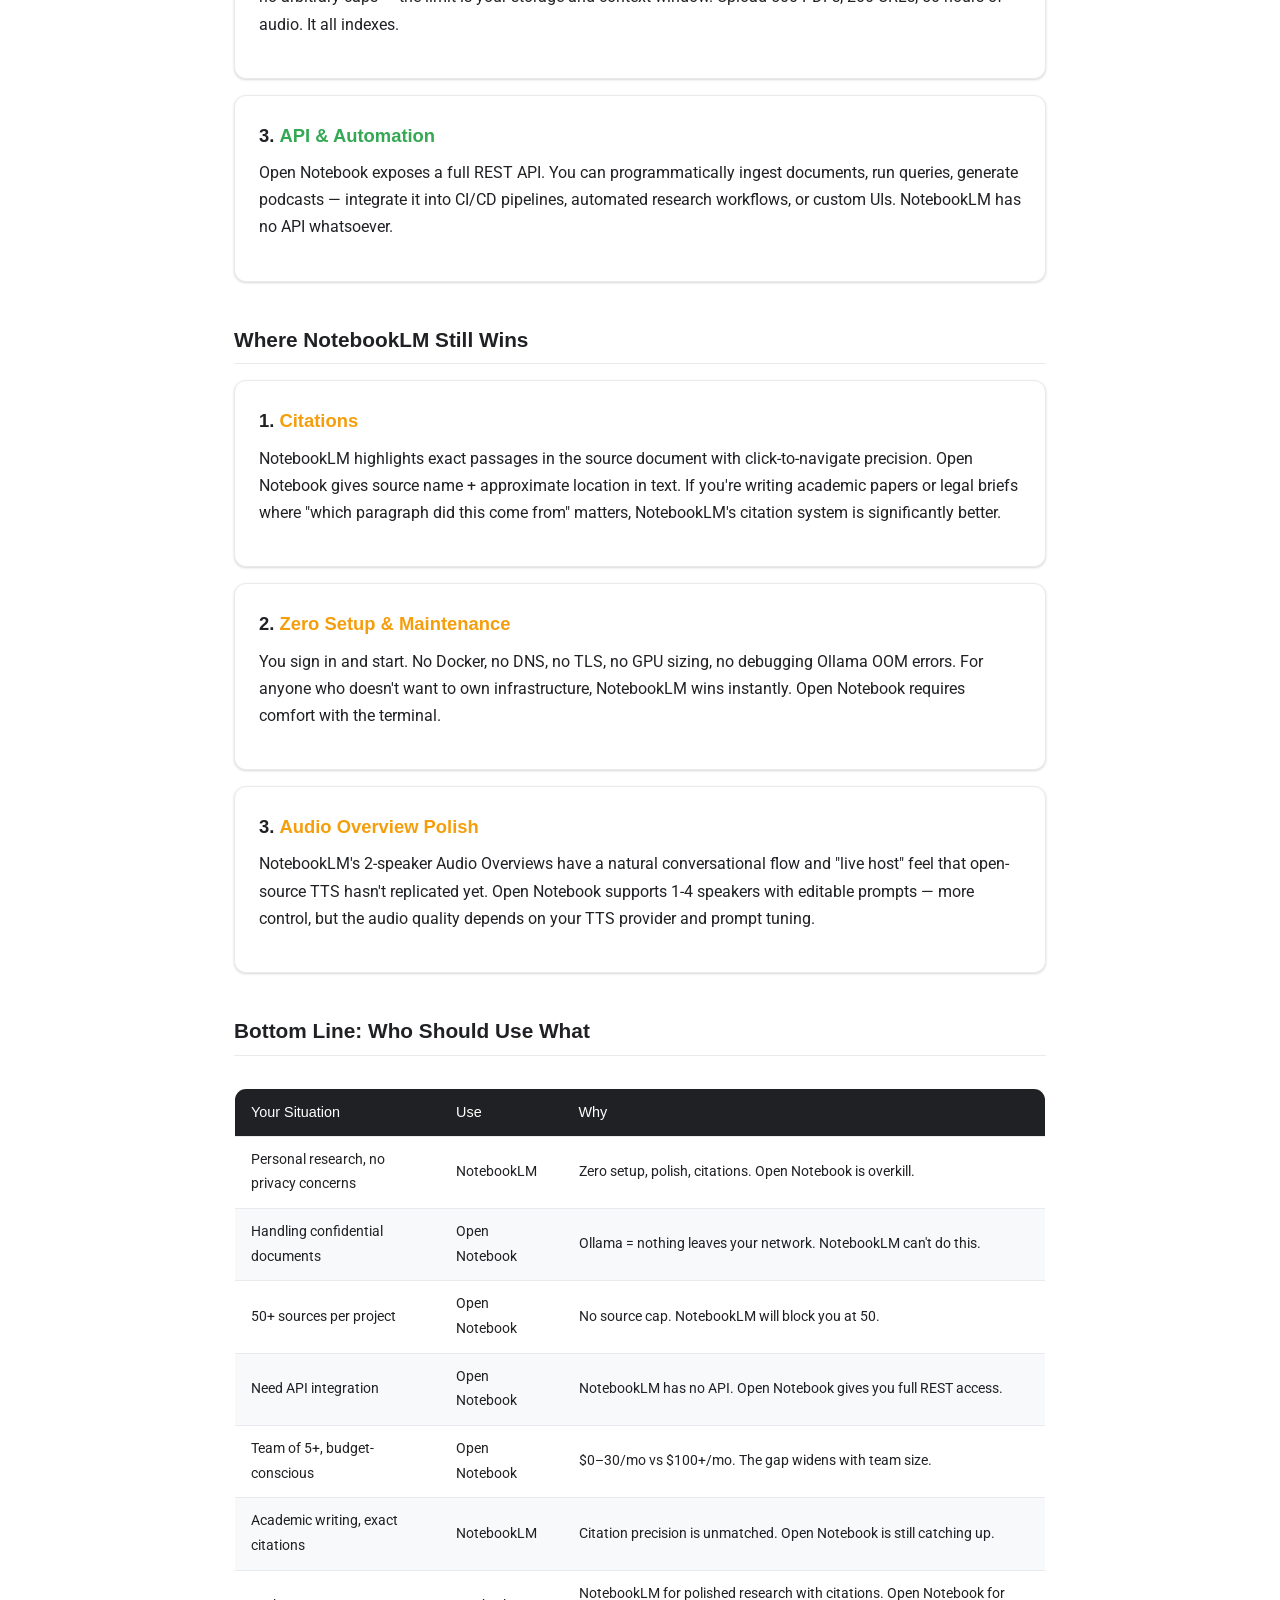
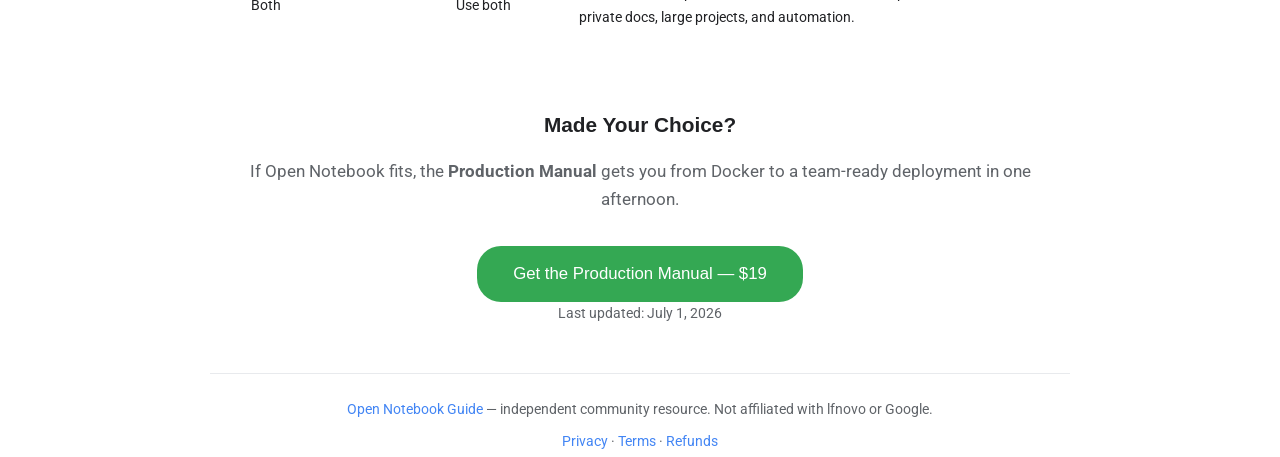
<file: vs-notebooklm/index.html>
<!DOCTYPE html>
<html lang="en">
<head>
<meta charset="UTF-8">
<meta name="viewport" content="width=device-width, initial-scale=1.0">
<title>Open Notebook vs NotebookLM — Full Comparison, No Spin</title>
<meta name="description" content="Where Open Notebook wins (privacy, API, no caps). Where it doesn't (citations, polish). Honest comparison for technical users — no marketing spin.">
<meta property="og:title" content="Open Notebook vs NotebookLM — Full Comparison, No Spin">
<meta property="og:description" content="Where Open Notebook wins and where it doesn't. Honest 10-dimension comparison for technical users.">
<meta property="og:type" content="article">
<meta property="og:url" content="https://localnotebook.dev/vs-notebooklm/">
<meta property="og:site_name" content="Open Notebook Guide">
<meta name="twitter:card" content="summary_large_image">
<meta name="twitter:title" content="Open Notebook vs NotebookLM — Full Comparison, No Spin">
<meta name="twitter:description" content="Where Open Notebook wins and where it doesn't. Honest comparison for technical users.">
<meta property="og:image" content="https://localnotebook.dev/assets/og-image.svg">
<meta name="twitter:image" content="https://localnotebook.dev/assets/og-image.svg">
<link rel="canonical" href="https://localnotebook.dev/vs-notebooklm/">
<link rel="icon" type="image/svg+xml" href="/assets/favicon.svg">
<link rel="icon" type="image/png" sizes="48x48" href="/assets/favicon-48.png">
<link rel="icon" type="image/png" sizes="96x96" href="/assets/favicon-96.png">
<link rel="icon" type="image/x-icon" href="/favicon.ico">
<link rel="apple-touch-icon" sizes="180x180" href="/assets/apple-touch-icon.png">
<link rel="preconnect" href="https://fonts.googleapis.com">
<link href="https://fonts.googleapis.com/css2?family=Google+Sans:wght@400;500;700&family=Roboto:wght@300;400;500;700&family=Roboto+Mono:wght@400;500&display=swap" rel="stylesheet" media="print" onload="this.media='all'">
<noscript><link href="https://fonts.googleapis.com/css2?family=Google+Sans:wght@400;500;700&family=Roboto:wght@300;400;500;700&family=Roboto+Mono:wght@400;500&display=swap" rel="stylesheet"></noscript>
<link rel="stylesheet" href="/css/style.css">
</head>
<body>

<nav class="nav">
  <a href="/" class="nav-logo">Open Notebook <span style="color:var(--text);">Guide</span></a>
  <div class="nav-links">
    <a href="/deployment/">Deployment</a>
    <a href="/hardware/">Hardware</a>
    <a href="/models/">Models</a>
    <a href="/vs-notebooklm/" class="current">vs NotebookLM</a>
    <a href="/faq/">FAQ</a>
    <a href="/production-guide/">Production Manual</a>
  </div>
</nav>

<main>

<section class="hero">
  <h1>Where It Wins. Where It Doesn't.</h1>
  <p class="hero-sub">Where it wins, where it loses, and who should use each. <strong>10 dimensions</strong>, 0 hype.</p>
</section>

<section>
<h2>Full Comparison Table</h2>

<div style="overflow-x:auto;">
<table>
  <thead><tr><th>Dimension</th><th>Open Notebook</th><th>Google NotebookLM</th></tr></thead>
  <tbody>
    <tr><td>Privacy</td><td class="win">100% local possible (Ollama). Cloud APIs see query text only — documents stay on your server.</td><td>Everything on Google servers. No local-only mode. Trust-based.</td></tr>
    <tr><td>Setup time</td><td>2 min Docker + API. 15–30 min Ollama. 1–2 hrs production (nginx + TLS + backup).</td><td class="win">0 min. Sign in with Google, start uploading.</td></tr>
    <tr><td>AI models</td><td class="win">18+ providers. Route different tasks to different models. Use local Ollama for privacy, GPT-4o for quality, Groq for speed.</td><td>Gemini only — currently Gemini 2.0 Flash. No model choice.</td></tr>
    <tr><td>Source limits</td><td class="win">No hard caps. Limited by storage and context window only.</td><td>50 sources per notebook, 500K words per source.</td></tr>
    <tr><td>API access</td><td class="win">Full REST API on port 5055. Automate document ingestion, podcast generation, querying.</td><td>No public API. Everything is manual, UI-driven.</td></tr>
    <tr><td>Cost at scale</td><td class="win">$0–30/month total (Ollama = $0, API = per-token). 20-person team: $10–50/month.</td><td>Free tier limited. NotebookLM Plus: ~$20/user/month. 20-user team: $400/month.</td></tr>
    <tr><td>Citations</td><td>Basic references. Source name + approximate location. Acknowledged area for improvement.</td><td class="win">Exact passages highlighted in original document. Comprehensive and precise.</td></tr>
    <tr><td>Offline use</td><td class="win">Full offline with Ollama. No internet connection needed.</td><td>Internet required at all times.</td></tr>
    <tr><td>Audio Overviews</td><td>1–4 speaker profiles, editable transformation prompts, custom voice assignments per speaker.</td><td class="win">2 speakers, more polished delivery, live host interaction, better natural flow.</td></tr>
    <tr><td>Maintenance</td><td>You own it. Updates, backups, debugging. Docker makes updates easy but you're responsible.</td><td class="win">Zero. Google handles everything — infrastructure, updates, scaling.</td></tr>
  </tbody>
</table>
</div>
</section>

<section>
<h2>Where Open Notebook Wins</h2>

<div class="verdict-card">
  <h3>1. <span class="win">Privacy & Compliance</span></h3>
  <p>With Ollama, documents never leave your network. For legal, healthcare, proprietary code, and classified material, this is a hard requirement that NotebookLM can't meet. Even with cloud APIs, only query text goes out — your source documents stay on your server.</p>
</div>

<div class="verdict-card">
  <h3>2. <span class="win">No Source Caps</span></h3>
  <p>NotebookLM's 50-source, 500K-word limit is the #1 reason users search for alternatives. Open Notebook has no arbitrary caps — the limit is your storage and context window. Upload 500 PDFs, 200 URLs, 50 hours of audio. It all indexes.</p>
</div>

<div class="verdict-card">
  <h3>3. <span class="win">API & Automation</span></h3>
  <p>Open Notebook exposes a full REST API. You can programmatically ingest documents, run queries, generate podcasts — integrate it into CI/CD pipelines, automated research workflows, or custom UIs. NotebookLM has no API whatsoever.</p>
</div>
</section>

<section>
<h2>Where NotebookLM Still Wins</h2>

<div class="verdict-card">
  <h3>1. <span class="lose">Citations</span></h3>
  <p>NotebookLM highlights exact passages in the source document with click-to-navigate precision. Open Notebook gives source name + approximate location in text. If you're writing academic papers or legal briefs where "which paragraph did this come from" matters, NotebookLM's citation system is significantly better.</p>
</div>

<div class="verdict-card">
  <h3>2. <span class="lose">Zero Setup & Maintenance</span></h3>
  <p>You sign in and start. No Docker, no DNS, no TLS, no GPU sizing, no debugging Ollama OOM errors. For anyone who doesn't want to own infrastructure, NotebookLM wins instantly. Open Notebook requires comfort with the terminal.</p>
</div>

<div class="verdict-card">
  <h3>3. <span class="lose">Audio Overview Polish</span></h3>
  <p>NotebookLM's 2-speaker Audio Overviews have a natural conversational flow and "live host" feel that open-source TTS hasn't replicated yet. Open Notebook supports 1-4 speakers with editable prompts — more control, but the audio quality depends on your TTS provider and prompt tuning.</p>
</div>
</section>

<section>
<h2>Bottom Line: Who Should Use What</h2>

<div style="overflow-x:auto;">
<table>
  <thead><tr><th>Your Situation</th><th>Use</th><th>Why</th></tr></thead>
  <tbody>
    <tr><td>Personal research, no privacy concerns</td><td>NotebookLM</td><td>Zero setup, polish, citations. Open Notebook is overkill.</td></tr>
    <tr><td>Handling confidential documents</td><td>Open Notebook</td><td>Ollama = nothing leaves your network. NotebookLM can't do this.</td></tr>
    <tr><td>50+ sources per project</td><td>Open Notebook</td><td>No source cap. NotebookLM will block you at 50.</td></tr>
    <tr><td>Need API integration</td><td>Open Notebook</td><td>NotebookLM has no API. Open Notebook gives you full REST access.</td></tr>
    <tr><td>Team of 5+, budget-conscious</td><td>Open Notebook</td><td>$0–30/mo vs $100+/mo. The gap widens with team size.</td></tr>
    <tr><td>Academic writing, exact citations</td><td>NotebookLM</td><td>Citation precision is unmatched. Open Notebook is still catching up.</td></tr>
    <tr><td>Both</td><td>Use both</td><td>NotebookLM for polished research with citations. Open Notebook for private docs, large projects, and automation.</td></tr>
  </tbody>
</table>
</div>
</section>

<section class="cta-section">
  <h2>Made Your Choice?</h2>
  <p style="color:var(--text-muted);font-size:1.05rem;">If Open Notebook fits, the <strong>Production Manual</strong> gets you from Docker to a team-ready deployment in one afternoon.</p>
  <a href="/production-guide/" class="btn btn-accent btn-lg" style="margin-top:1rem;">Get the Production Manual — $19</a>
</section>

<p style="color:var(--text-muted);font-size:0.85rem;text-align:center;">Last updated: July 1, 2026</p>
</main>

<footer class="footer">
  <p><a href="/">Open Notebook Guide</a> — independent community resource. Not affiliated with lfnovo or Google.</p>
  <p style="margin-top:.5rem;">
    <a href="/privacy/">Privacy</a> &middot;
    <a href="/terms/">Terms</a> &middot;
    <a href="/refunds/">Refunds</a>
  </p>
</footer>
</body>
</html>
</file>
<file: css/style.css>
/* === Design Tokens === */
:root {
  --google-blue: #4285F4;
  --google-red: #EA4335;
  --google-yellow: #FBBC04;
  --google-green: #34A853;
  --gray-50: #f8f9fa;
  --gray-100: #f1f3f4;
  --gray-200: #e8eaed;
  --gray-300: #dadce0;
  --gray-500: #9aa0a6;
  --gray-700: #5f6368;
  --gray-900: #202124;
  --text: #202124;
  --text-muted: #5f6368;
  --bg: #ffffff;
  --bg-alt: #f8f9fa;
  --radius-sm: 8px;
  --radius: 12px;
  --radius-lg: 24px;
  --shadow-sm: 0 1px 2px rgba(0,0,0,0.06), 0 1px 3px rgba(0,0,0,0.1);
  --shadow: 0 1px 3px rgba(0,0,0,0.08), 0 4px 12px rgba(0,0,0,0.08);
  --shadow-lg: 0 2px 6px rgba(0,0,0,0.06), 0 10px 30px rgba(0,0,0,0.1);
  --max-w: 860px;
  --accent: var(--google-blue);
  --ok: var(--google-green);
  --warn: #f59e0b;
  --danger: var(--google-red);
}

*, *::before, *::after { box-sizing: border-box; margin: 0; padding: 0; }

html { scroll-behavior: smooth; scroll-padding-top: 80px; }

body {
  font-family: 'Google Sans', 'Roboto', -apple-system, BlinkMacSystemFont, "Segoe UI", Helvetica, Arial, sans-serif;
  font-size: 16px; line-height: 1.7;
  color: var(--text); background: var(--bg);
  -webkit-font-smoothing: antialiased;
}

/* === Nav === */
.nav {
  max-width: var(--max-w); margin: 0 auto; padding: 1.2rem 24px;
  border-bottom: 1px solid var(--gray-200);
  display: flex; align-items: center; justify-content: space-between;
  flex-wrap: wrap; gap: 0.5rem;
}
.nav-logo {
  font-weight: 700; font-size: 1.05rem; color: var(--google-blue);
  text-decoration: none; white-space: nowrap;
}
.nav-logo:hover { color: var(--google-red); }
.nav-logo svg { vertical-align: middle; margin-right: 6px; }
.nav-links {
  display: flex; list-style: none; gap: 2px; flex-wrap: wrap; align-items: center;
}
.nav-links a {
  display: block; padding: 6px 14px; font-size: 14px; font-weight: 500;
  color: var(--gray-700); text-decoration: none; border-radius: 20px;
  transition: background 0.15s, color 0.15s;
}
.nav-links a:hover { background: var(--gray-100); color: var(--text); }
.nav-links a.current { color: var(--text); font-weight: 600; }

/* === Main === */
main { max-width: var(--max-w); margin: 0 auto; padding: 0 24px; }

/* === Hero === */
.hero { padding: 3rem 0 2rem; border-bottom: 1px solid var(--gray-200); margin-bottom: 2rem; text-align: center; }
.hero h1 {
  font-family: 'Google Sans', sans-serif;
  font-size: clamp(28px, 4vw, 2.2rem); font-weight: 700;
  line-height: 1.3; margin-bottom: 0.6rem;
  color: var(--google-blue);
}
.hero-sub { color: var(--text-muted); font-size: 1.05rem; line-height: 1.6; max-width: 640px; margin: 0 auto; }
.hero-actions { margin-top: 1.5rem; display: flex; gap: 10px; justify-content: center; flex-wrap: wrap; }

/* === Typography === */
h2 { font-family: 'Google Sans', sans-serif; font-size: 1.3rem; margin: 2.5rem 0 1rem; padding-bottom: 0.4rem; border-bottom: 1px solid var(--gray-200); }
h3 { font-family: 'Google Sans', sans-serif; font-size: 1.15rem; margin: 1.5rem 0 0.5rem; color: var(--text); }
p { margin-bottom: 1rem; }
a { color: var(--google-blue); text-decoration: none; }
a:hover { text-decoration: underline; }

/* === Code === */
pre {
  background: #1e1e1e; border: 1px solid #333;
  border-radius: var(--radius); padding: 1rem 1.2rem;
  overflow-x: auto; font-size: .88rem; line-height: 1.55;
  margin: .8rem 0 1.2rem;
}
pre code { font-family: 'Roboto Mono', 'Fira Code', monospace; font-size: .88rem; color: #e0e0e0; }
:not(pre) > code {
  background: var(--gray-100); padding: .12rem .35rem;
  border-radius: 3px; font-size: .87rem; border: 1px solid var(--gray-200);
  color: var(--google-red);
}

/* === Buttons === */
.btn {
  display: inline-block; padding: 10px 24px; border-radius: 24px;
  font-family: 'Google Sans', sans-serif; font-size: .9rem; font-weight: 500;
  text-decoration: none; transition: transform .15s, box-shadow .15s, background .15s;
  cursor: pointer;
}
.btn:hover { transform: translateY(-1px); text-decoration: none; }
.btn-primary { background: var(--google-blue); color: #fff; border: none; }
.btn-primary:hover { background: #3367d6; box-shadow: var(--shadow); }
.btn-outline { background: #fff; color: var(--google-blue); border: 1px solid var(--gray-300); }
.btn-outline:hover { background: var(--gray-50); border-color: var(--google-blue); box-shadow: var(--shadow); }
.btn-accent { background: var(--google-green); color: #fff; border: none; }
.btn-accent:hover { background: #2d8f47; box-shadow: var(--shadow); }
.btn-lg { padding: 14px 36px; font-size: 1.05rem; }

/* === Callouts === */
.callout {
  background: var(--gray-50); border-left: 4px solid var(--google-blue);
  border-radius: 0 var(--radius-sm) var(--radius-sm) 0;
  padding: 1rem 1.3rem; margin: 1rem 0; font-size: .93rem;
}
.callout p { margin-bottom: .5rem; }
.callout p:last-child { margin-bottom: 0; }
.callout.warn { border-left-color: var(--warn); }
.callout.ok { border-left-color: var(--google-green); }
.callout.danger { border-left-color: var(--danger); }

/* === Tables === */
table {
  width: 100%; border-collapse: collapse; margin: 1rem 0;
  border: 1px solid var(--gray-200); border-radius: var(--radius);
  overflow: hidden;
}
thead { background: var(--gray-900); color: #fff; }
th, td { padding: .7rem 1rem; text-align: left; border-bottom: 1px solid var(--gray-200); font-size: .9rem; }
th { font-family: 'Google Sans', sans-serif; font-weight: 500; }
tbody tr:nth-child(even) { background: var(--gray-50); }
tr:last-child td { border-bottom: none; }

/* === Overview Grid (homepage cards) === */
.overview-grid {
  display: grid; grid-template-columns: repeat(auto-fit, minmax(220px, 1fr));
  gap: 16px; margin: 24px 0;
}
.overview-card {
  background: #fff; border: 1px solid var(--gray-200);
  border-radius: var(--radius); padding: 20px;
  text-decoration: none; display: block; transition: border-color .15s, box-shadow .15s;
  box-shadow: var(--shadow-sm);
}
.overview-card:hover { border-color: var(--google-blue); box-shadow: var(--shadow); text-decoration: none; }
.overview-card h3 { color: var(--google-blue); margin: 0 0 8px; font-size: 1rem; }
.overview-card p { color: var(--text-muted); font-size: .87rem; margin: 0; }

/* === Step Number (deployment) === */
.step-number {
  display: inline-block; background: var(--google-blue); color: #fff;
  border-radius: 50%; width: 28px; height: 28px; line-height: 28px;
  text-align: center; font-size: .85rem; font-weight: 600;
  margin-right: .5rem; flex-shrink: 0;
}

/* === Tier Card (hardware) === */
.tier-card {
  background: #fff; border: 1px solid var(--gray-200);
  border-radius: var(--radius); padding: 24px; margin: 20px 0;
  box-shadow: var(--shadow-sm);
}
.tier-card h3 { margin-top: 0; }
.tier-label {
  display: inline-block; padding: 3px 12px; border-radius: 12px;
  font-size: .78rem; font-weight: 600; margin-bottom: 12px;
}
.tier-label.green { background: #e6f4ea; color: #137333; }
.tier-label.blue { background: #e8f0fe; color: #1a56db; }
.tier-label.purple { background: #f3e8fd; color: #7627b7; }

/* === Spec Grid (hardware) === */
.spec-grid {
  display: grid; grid-template-columns: repeat(auto-fit, minmax(130px, 1fr));
  gap: 12px; margin: 16px 0;
}
.spec-item {
  background: var(--gray-50); border-radius: var(--radius-sm);
  padding: 14px 16px; text-align: center;
}
.spec-value { font-size: 1.2rem; font-weight: 600; color: var(--text); }
.spec-label { font-size: .78rem; color: var(--text-muted); margin-top: 4px; }

/* === Combo Card (models) === */
.combo-card {
  background: #fff; border: 1px solid var(--gray-200);
  border-radius: var(--radius); padding: 24px; margin: 20px 0;
  box-shadow: var(--shadow-sm);
}
.combo-card h3 { margin-top: 0; }
.combo-label {
  display: inline-block; padding: 3px 12px; border-radius: 12px;
  font-size: .78rem; font-weight: 600; margin-bottom: 12px;
}
.combo-label.gold { background: #fef7e0; color: #b06000; }
.combo-label.green { background: #e6f4ea; color: #137333; }
.combo-label.blue { background: #e8f0fe; color: #1a56db; }

/* === Verdict Card (vs-notebooklm) === */
.verdict-card {
  background: #fff; border: 1px solid var(--gray-200);
  border-radius: var(--radius); padding: 24px; margin: 16px 0;
  box-shadow: var(--shadow-sm);
}
.verdict-card h3 { margin-top: 0; }
.win { color: var(--google-green); font-weight: 600; }
.lose { color: var(--warn); font-weight: 600; }

/* === Module List (production-guide) === */
.module-list { list-style: none; padding: 0; }
.module-list li {
  background: var(--gray-50); border: 1px solid var(--gray-200);
  border-radius: var(--radius-sm); padding: 14px 18px; margin-bottom: 8px;
  font-size: .93rem;
}
.module-list li strong { color: var(--google-blue); }

/* === Pricing Box === */
.pricing-box {
  background: #fff; border: 2px solid var(--google-green);
  border-radius: var(--radius); padding: 36px 24px;
  text-align: center; margin: 32px 0;
  box-shadow: var(--shadow);
}
.price { font-size: 3rem; font-weight: 700; color: var(--text); }
.price sub { font-size: 1rem; color: var(--text-muted); font-weight: 400; }
.guarantee { font-size: .88rem; color: var(--text-muted); margin-top: 12px; }

/* === Badge (production-guide) === */
.badge-rec {
  display: inline-block; padding: 3px 10px;
  background: var(--google-green); color: #fff;
  font-size: .75rem; font-weight: 600; border-radius: 12px;
  position: absolute; top: -14px; left: 24px;
}

/* === FAQ (details/summary) === */
details {
  background: #fff; border: 1px solid var(--gray-200);
  border-radius: var(--radius-sm); padding: .8rem 1rem; margin: .5rem 0;
}
details summary { cursor: pointer; font-weight: 500; }
details[open] { border-color: var(--google-blue); }
.faq-answer { padding-top: .6rem; color: var(--text-muted); font-size: .93rem; }
.faq-answer p { margin-bottom: 10px; }
.faq-answer p:last-child { margin-bottom: 0; }

/* === Download Button (thanks) === */
.btn-dl {
  display: inline-block; padding: 14px 36px; font-size: 1.05rem; font-weight: 600;
  background: var(--google-green); color: #fff; border-radius: 24px;
  text-decoration: none; transition: all .15s;
  box-shadow: 0 2px 10px rgba(52,168,83,.3);
}
.btn-dl:hover { transform: translateY(-1px); box-shadow: 0 4px 18px rgba(52,168,83,.4); text-decoration: none; color: #fff; }

/* === Who Grid (production-guide) === */
.who-grid {
  display: grid; grid-template-columns: 1fr 1fr; gap: 12px;
}
.who-yes { background: var(--gray-50); border: 1px solid var(--google-green); border-radius: var(--radius-sm); padding: 16px 18px; }
.who-no { background: var(--gray-50); border: 1px solid var(--gray-200); border-radius: var(--radius-sm); padding: 16px 18px; }

/* === 404 === */
.page-404 { display: flex; flex-direction: column; align-items: center; justify-content: center; min-height: 100vh; padding: 2rem; text-align: center; }
.page-404 h1 { font-size: 4rem; margin-bottom: .5rem; }
.page-404 p { color: var(--text-muted); margin-bottom: 1.5rem; }

/* === CTA Section === */
.cta-section { margin-top: 3rem; text-align: center; }
.cta-section h2 { border: none; margin-bottom: .5rem; }

/* === Footer === */
.footer {
  max-width: var(--max-w); margin: 3rem auto 0; padding: 1.5rem 24px 0;
  border-top: 1px solid var(--gray-200);
  color: var(--text-muted); font-size: .85rem; text-align: center;
}
.footer a { color: var(--google-blue); }
.footer p { margin-bottom: .3rem; }

/* === Responsive === */
@media (max-width: 768px) {
  .nav { flex-direction: column; align-items: flex-start; }
  .nav-links { margin-top: 4px; }
  .hero { padding: 2rem 0 1.5rem; }
  .who-grid { grid-template-columns: 1fr; }
  .overview-grid { grid-template-columns: 1fr 1fr; }
}
@media (max-width: 480px) {
  .overview-grid { grid-template-columns: 1fr; }
  .spec-grid { grid-template-columns: 1fr 1fr; }
  h1 { font-size: 1.5rem; }
  pre { font-size: .8rem; padding: .8rem; }
}
</file>
